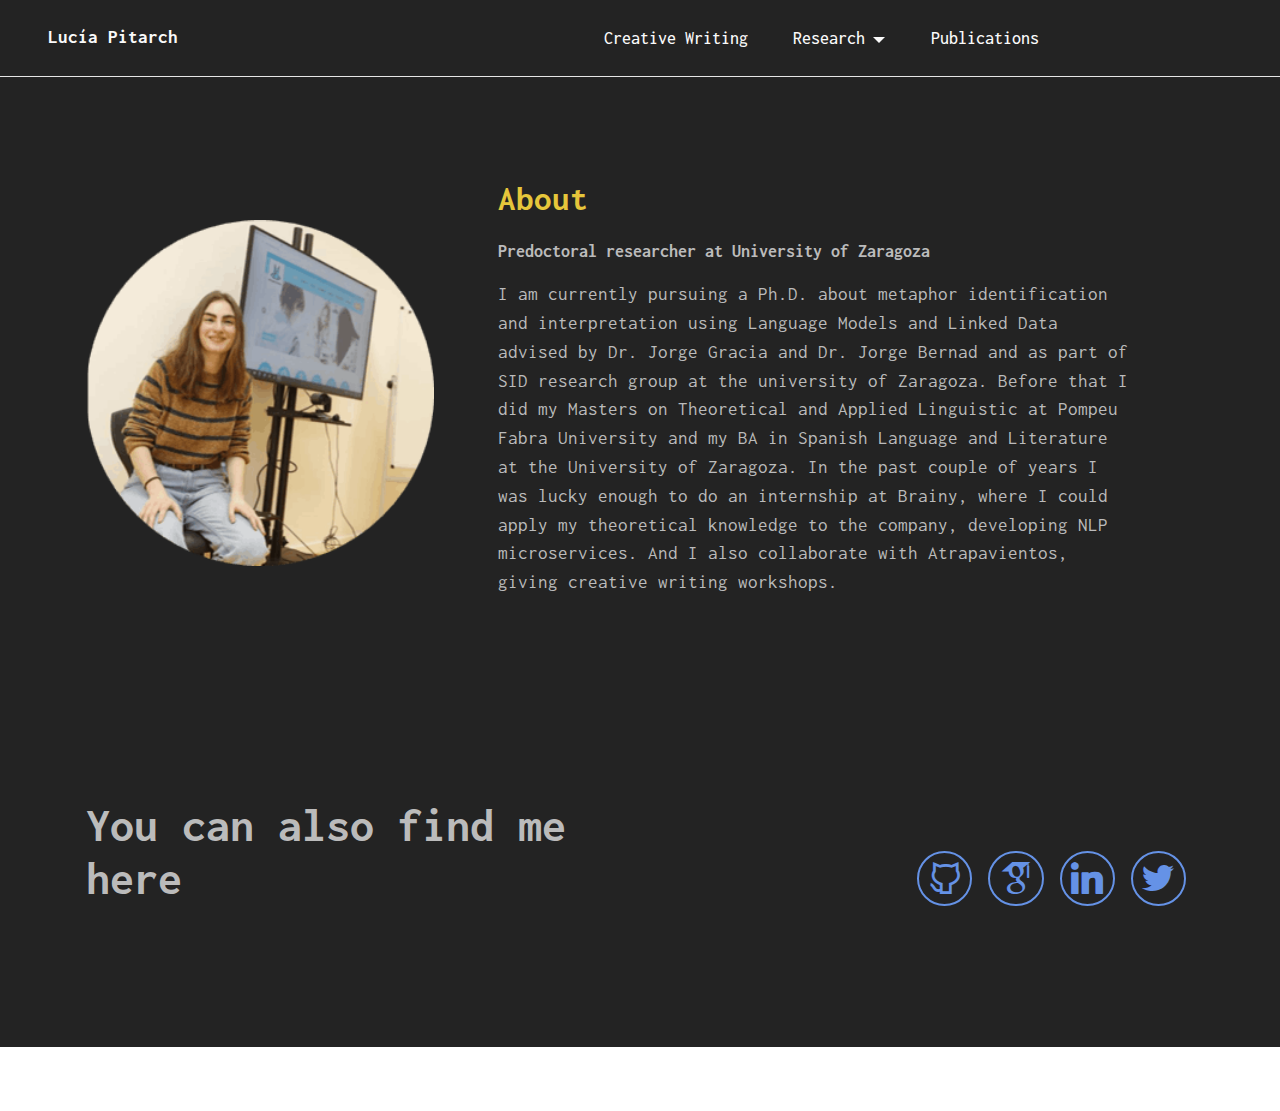
<file: index.html>
<!DOCTYPE html>
<html  >
<head>
  <!-- Site made with Mobirise Website Builder v5.8.14, https://mobirise.com -->
  <meta charset="UTF-8">
  <meta http-equiv="X-UA-Compatible" content="IE=edge">
  <meta name="generator" content="Mobirise v5.8.14, mobirise.com">
  <meta name="viewport" content="width=device-width, initial-scale=1, minimum-scale=1">
  <link rel="shortcut icon" href="assets/images/favicon-32x32-32x32-1.png" type="image/x-icon">
  <meta name="description" content="">
  
  
  <title>Home</title>
  <link rel="stylesheet" href="assets/web/assets/mobirise-icons2/mobirise2.css">
  <link rel="stylesheet" href="assets/bootstrap/css/bootstrap.min.css">
  <link rel="stylesheet" href="assets/bootstrap/css/bootstrap-grid.min.css">
  <link rel="stylesheet" href="assets/bootstrap/css/bootstrap-reboot.min.css">
  <link rel="stylesheet" href="assets/animatecss/animate.css">
  <link rel="stylesheet" href="assets/dropdown/css/style.css">
  <link rel="stylesheet" href="assets/socicon/css/styles.css">
  <link rel="stylesheet" href="assets/theme/css/style.css">
  <link rel="preload" href="https://fonts.googleapis.com/css?family=Inconsolata:200,300,400,500,600,700,800,900&display=swap" as="style" onload="this.onload=null;this.rel='stylesheet'">
  <noscript><link rel="stylesheet" href="https://fonts.googleapis.com/css?family=Inconsolata:200,300,400,500,600,700,800,900&display=swap"></noscript>
  <link rel="preload" as="style" href="assets/mobirise/css/mbr-additional.css"><link rel="stylesheet" href="assets/mobirise/css/mbr-additional.css" type="text/css">

  
  
  
</head>
<body>
  
  <section data-bs-version="5.1" class="menu menu1 cid-s48OLK6784" once="menu" id="menu1-h">
    

    <nav class="navbar navbar-dropdown navbar-fixed-top navbar-expand-lg">
        <div class="container-fluid">
            <div class="navbar-brand">
                
                <span class="navbar-caption-wrap"><a class="navbar-caption text-white text-primary display-7" href="index.html">Lucía Pitarch</a></span>
            </div>
            <button class="navbar-toggler" type="button" data-toggle="collapse" data-bs-toggle="collapse" data-target="#navbarSupportedContent" data-bs-target="#navbarSupportedContent" aria-controls="navbarNavAltMarkup" aria-expanded="false" aria-label="Toggle navigation">
                <div class="hamburger">
                    <span></span>
                    <span></span>
                    <span></span>
                    <span></span>
                </div>
            </button>
            <div class="collapse navbar-collapse" id="navbarSupportedContent">
                <ul class="navbar-nav nav-dropdown" data-app-modern-menu="true"><li class="nav-item"><a class="nav-link link text-white text-primary display-4" href="index.html#header2-x"></a></li><li class="nav-item"><a class="nav-link link text-white text-primary display-4" href="page2.html">Creative Writing</a></li>
                    <li class="nav-item dropdown"><a class="nav-link link text-white text-primary dropdown-toggle display-4" href="page1.html" data-toggle="dropdown-submenu" data-bs-toggle="dropdown" data-bs-auto-close="outside" aria-expanded="false">Research</a><div class="dropdown-menu" aria-labelledby="dropdown-149"><a class="text-white text-primary dropdown-item display-4" href="page1.html#gallery3-k">Metaphor Interpretation<br></a><a class="text-white text-primary dropdown-item display-4" href="page1.html#gallery3-l">Multilingual Linking</a><a class="text-white text-primary dropdown-item display-4" href="page1.html#gallery3-m">Diachronic Linguistics</a><a class="text-white text-primary dropdown-item display-4" href="page1.html#gallery3-n">Other projects</a></div></li>
                    <li class="nav-item"><a class="nav-link link text-white text-primary display-4" href="page3.html">Publications</a>
                    </li></ul>
                
                <div class="navbar-buttons mbr-section-btn"></div>
            </div>
        </div>
    </nav>
</section>

<section data-bs-version="5.1" class="team2 cid-tIKq58a9pi" xmlns="http://www.w3.org/1999/html" id="team2-w">
    

    
    
    <div class="container">
        <div class="card">
            <div class="card-wrapper">
                <div class="row align-items-center">
                    <div class="col-12 col-md-4">
                        <div class="image-wrapper">
                            <img src="assets/images/perfil2-290x288.png" alt="Mobirise Website Builder">
                        </div>
                    </div>
                    <div class="col-12 col-md">
                        <div class="card-box">
                            <h5 class="card-title mbr-fonts-style m-0 mb-3 display-5">
                                <strong>About</strong></h5>
                            <h6 class="card-subtitle mbr-fonts-style mb-3 display-4">
                                <strong>Predoctoral researcher at University of Zaragoza</strong></h6>
                            <p class="mbr-text mbr-fonts-style display-7">
                                I am currently pursuing a Ph.D. about metaphor identification and interpretation using Language Models and Linked Data advised by Dr. Jorge Gracia and Dr. Jorge Bernad and as part of SID research group at the university of Zaragoza. Before that I did my Masters on Theoretical and Applied Linguistic at Pompeu Fabra University and my BA in Spanish Language and Literature at the University of Zaragoza. In the past couple of years I was lucky enough to do an internship at Brainy, where I could apply my theoretical knowledge to the company, developing NLP microservices. And I also collaborate with Atrapavientos, giving creative writing workshops.&nbsp;</p>
                            
                        </div>
                    </div>
                </div>
            </div>
        </div>
        
        
    </div>
</section>

<section data-bs-version="5.1" class="contacts4 cid-tIIzYhOtjr" id="contacts4-r">

    

    
    

    <div class="container">
        <div class="row align-items-center justify-content-center">
            <div class="text-content col-12 col-md-6">
                <h2 class="mbr-section-title mbr-fonts-style display-2"><strong>You can also find me here</strong></h2>
                <p class="mbr-text mbr-fonts-style display-7">Or write me to lpitarch@unizar.es</p>
            </div>
            <div class="icons d-flex align-items-center col-12 col-md-6 justify-content-end mt-md-0 mt-2 flex-wrap">
                <a href="https://github.com/LuciaPitarch" target="_blank">
                    <span class="mbr-iconfont mbr-iconfont-social mobi-mbri-github mobi-mbri" style=""></span>
                </a>
                <a href="https://scholar.google.es/citations?user=axtO08sAAAAJ&hl=es" target="_blank">
                    <span class="mbr-iconfont mbr-iconfont-social socicon-googlescholar socicon"></span>
                </a>
                <a href="https://www.linkedin.com/in/luc%C3%ADa-pitarch-6616721b1/" target="_blank">
                    <span class="mbr-iconfont mbr-iconfont-social socicon-linkedin socicon"></span>
                </a>
                <a href="https://twitter.com/pitarch_lucia" target="_blank">
                    <span class="mbr-iconfont mbr-iconfont-social socicon-twitter socicon"></span>
                </a>
                
                
                
                
                
                
            </div>
        </div>
    </div>
    
</section><section class="display-7" style="padding: 0;align-items: center;justify-content: center;flex-wrap: wrap;    align-content: center;display: flex;position: relative;height: 4rem;"><a href="https://mobiri.se/3044386" style="flex: 1 1;height: 4rem;position: absolute;width: 100%;z-index: 1;"><img alt="" style="height: 4rem;" src="[data-uri]"></a><p style="margin: 0;text-align: center;" class="display-7">Made with &#8204;</p><a style="z-index:1" href="https://mobirise.com/drag-drop-website-builder.html">Drag & Drop Website Builder</a></section><script src="assets/bootstrap/js/bootstrap.bundle.min.js"></script>  <script src="assets/smoothscroll/smooth-scroll.js"></script>  <script src="assets/ytplayer/index.js"></script>  <script src="assets/dropdown/js/navbar-dropdown.js"></script>  <script src="assets/sociallikes/social-likes.js"></script>  <script src="assets/theme/js/script.js"></script>  
  
  
  <input name="animation" type="hidden">
  </body>
</html>
</file>
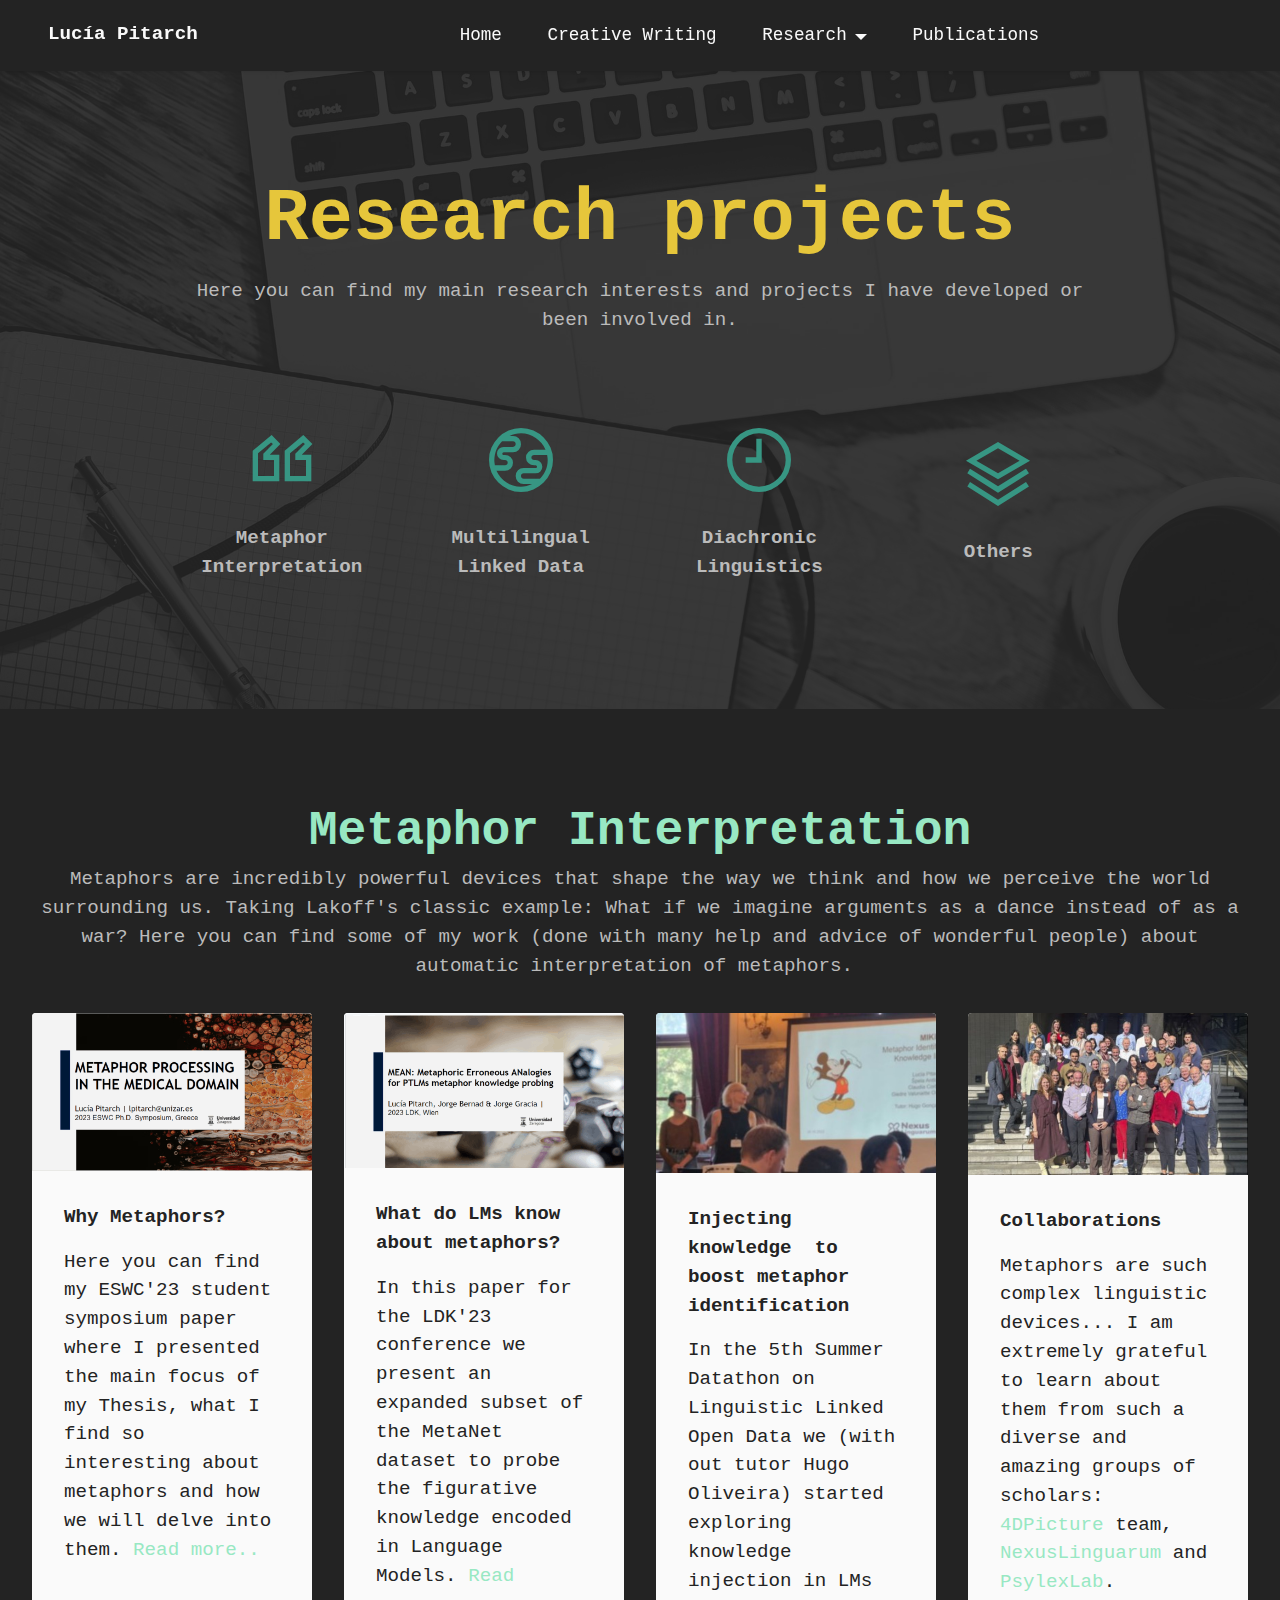
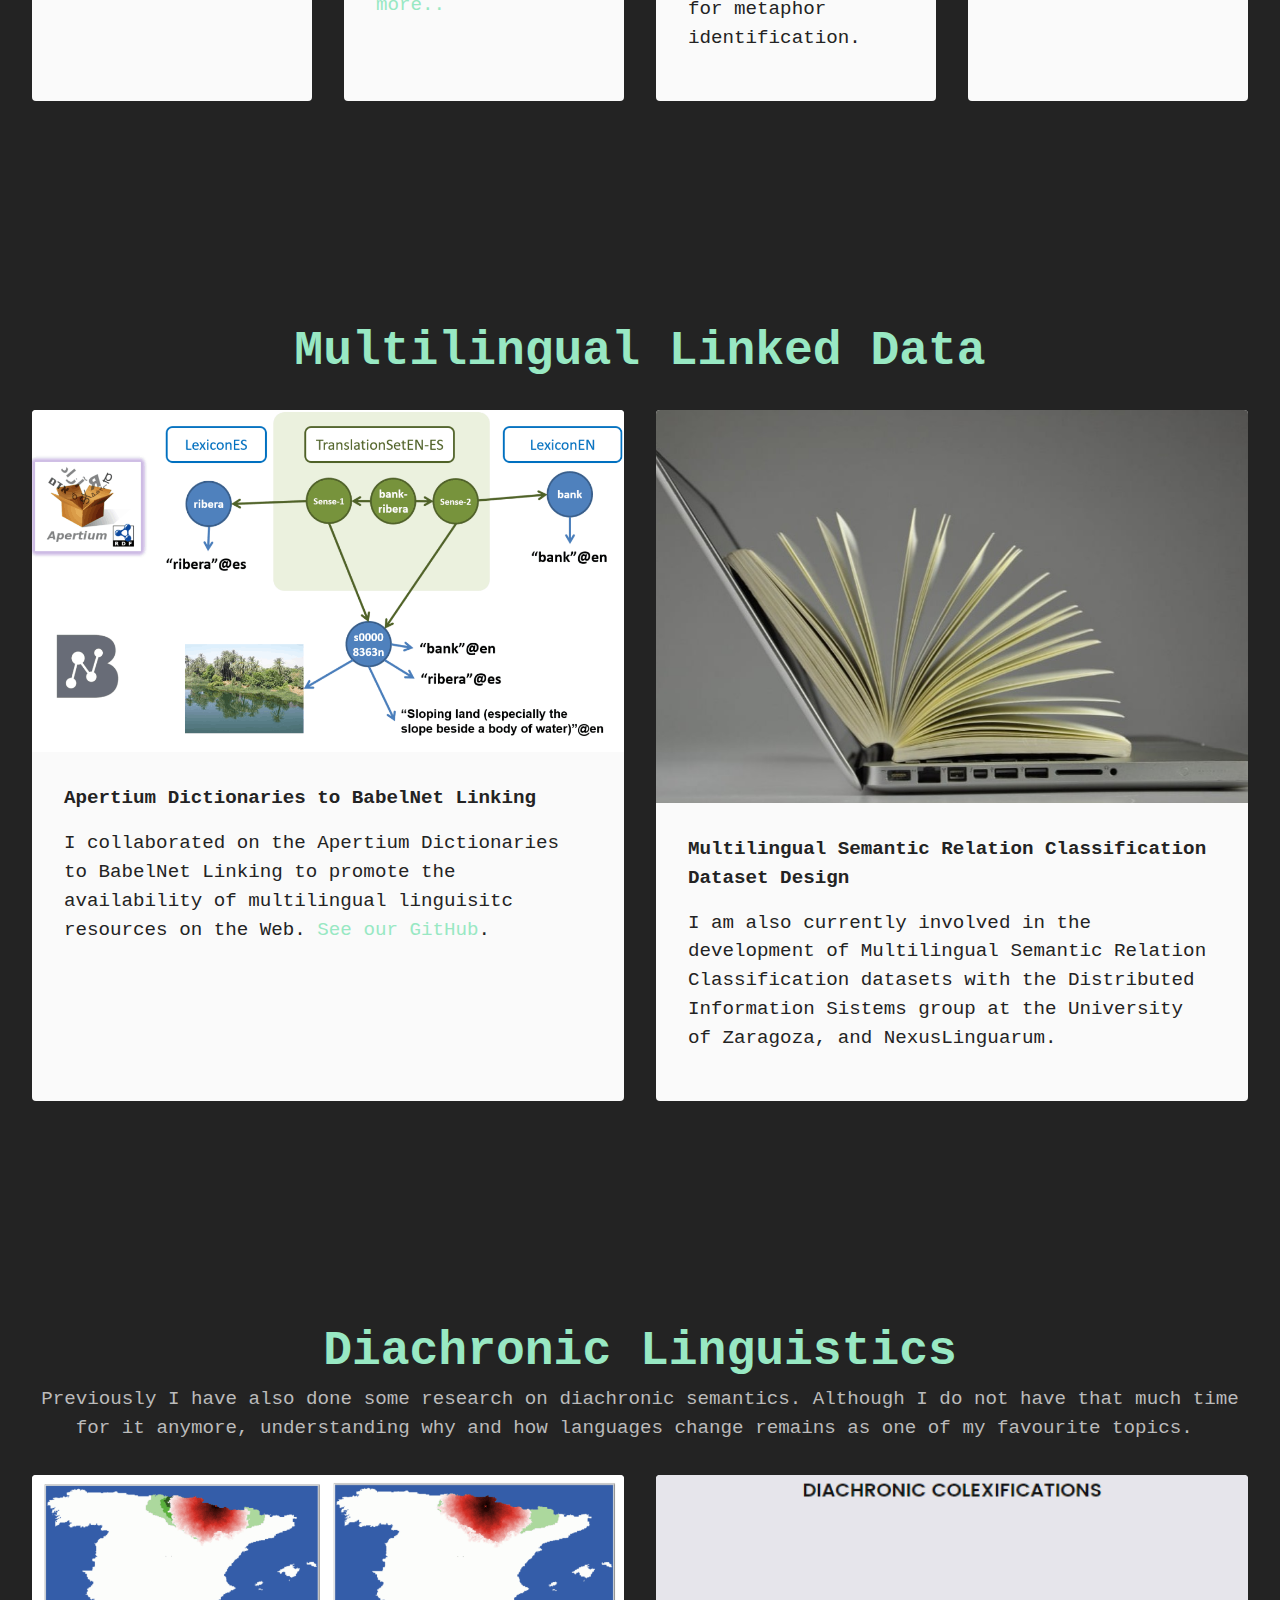
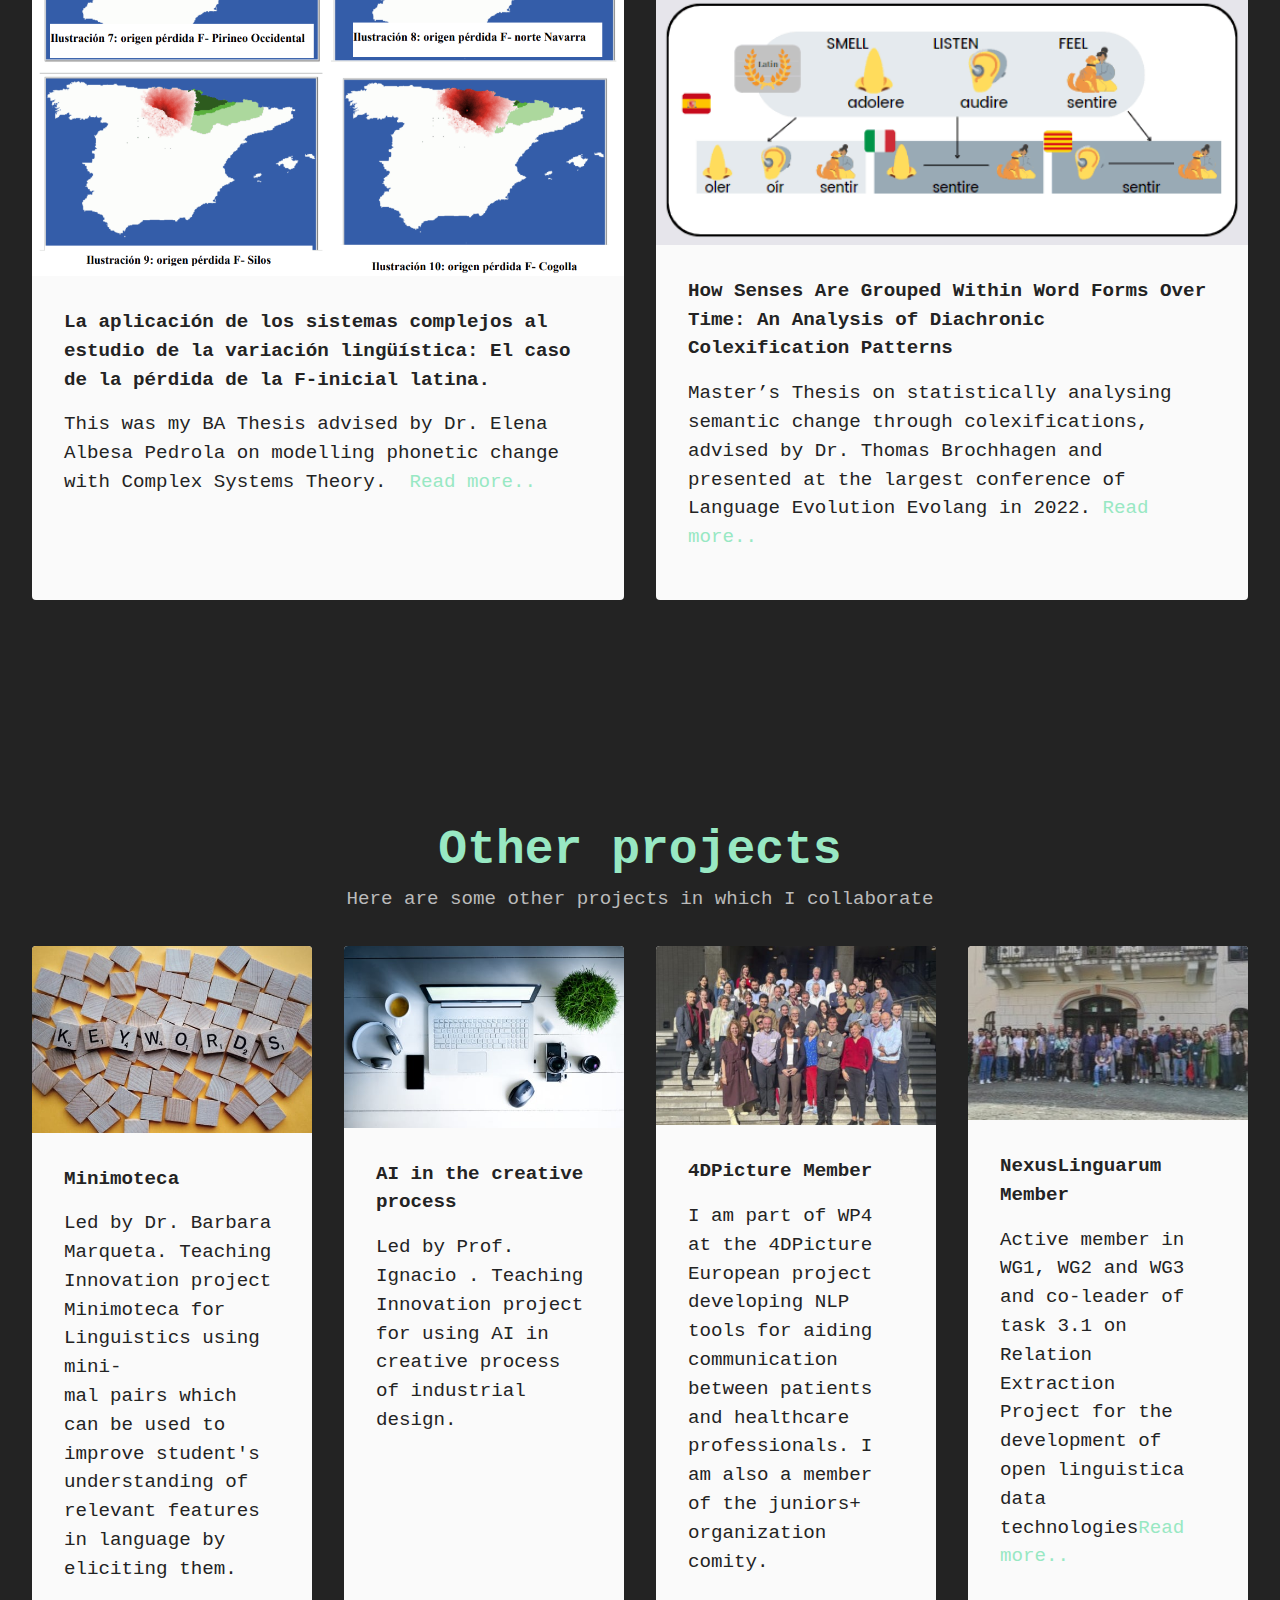
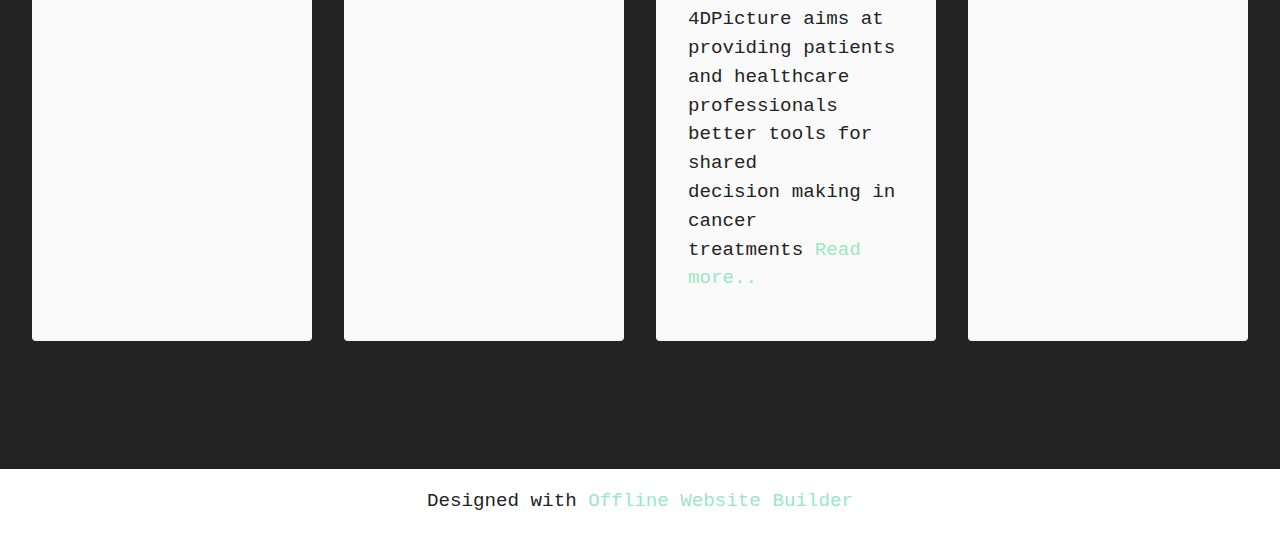
<file: page1.html>
<!DOCTYPE html>
<html  >
<head>
  <!-- Site made with Mobirise Website Builder v5.8.14, https://mobirise.com -->
  <meta charset="UTF-8">
  <meta http-equiv="X-UA-Compatible" content="IE=edge">
  <meta name="generator" content="Mobirise v5.8.14, mobirise.com">
  <meta name="viewport" content="width=device-width, initial-scale=1, minimum-scale=1">
  <link rel="shortcut icon" href="assets/images/favicon-32x32-32x32-1.png" type="image/x-icon">
  <meta name="description" content="">
  
  
  <title>Research projects</title>
  <link rel="stylesheet" href="assets/web/assets/mobirise-icons2/mobirise2.css">
  <link rel="stylesheet" href="assets/bootstrap/css/bootstrap.min.css">
  <link rel="stylesheet" href="assets/bootstrap/css/bootstrap-grid.min.css">
  <link rel="stylesheet" href="assets/bootstrap/css/bootstrap-reboot.min.css">
  <link rel="stylesheet" href="assets/dropdown/css/style.css">
  <link rel="stylesheet" href="assets/socicon/css/styles.css">
  <link rel="stylesheet" href="assets/theme/css/style.css">
  <link rel="preload" href="https://fonts.googleapis.com/css?family=Jost:100,200,300,400,500,600,700,800,900,100i,200i,300i,400i,500i,600i,700i,800i,900i&display=swap" as="style" onload="this.onload=null;this.rel='stylesheet'">
  <noscript><link rel="stylesheet" href="https://fonts.googleapis.com/css?family=Jost:100,200,300,400,500,600,700,800,900,100i,200i,300i,400i,500i,600i,700i,800i,900i&display=swap"></noscript>
  <link rel="preload" as="style" href="assets/mobirise/css/mbr-additional.css"><link rel="stylesheet" href="assets/mobirise/css/mbr-additional.css" type="text/css">

  
  
  
</head>
<body>
  
  <section data-bs-version="5.1" class="menu menu1 cid-sFGzlAXw3z" once="menu" id="menu1-2">
    

    <nav class="navbar navbar-dropdown navbar-expand-lg">
        <div class="container-fluid">
            <div class="navbar-brand">
                
                <span class="navbar-caption-wrap"><a class="navbar-caption text-white display-7" href="https://mobiri.se">Lucía Pitarch</a></span>
            </div>
            <button class="navbar-toggler" type="button" data-toggle="collapse" data-bs-toggle="collapse" data-target="#navbarSupportedContent" data-bs-target="#navbarSupportedContent" aria-controls="navbarNavAltMarkup" aria-expanded="false" aria-label="Toggle navigation">
                <div class="hamburger">
                    <span></span>
                    <span></span>
                    <span></span>
                    <span></span>
                </div>
            </button>
            <div class="collapse navbar-collapse" id="navbarSupportedContent">
                <ul class="navbar-nav nav-dropdown" data-app-modern-menu="true"><li class="nav-item"><a class="nav-link link text-white text-primary display-4" href="index.html">Home</a></li><li class="nav-item"><a class="nav-link link text-white text-primary display-4" href="page2.html">Creative Writing</a></li>
                    <li class="nav-item dropdown"><a class="nav-link link text-white text-primary dropdown-toggle display-4" href="page1.html" data-toggle="dropdown-submenu" data-bs-toggle="dropdown" data-bs-auto-close="outside" aria-expanded="false">Research</a><div class="dropdown-menu" aria-labelledby="dropdown-149"><a class="text-white text-primary dropdown-item display-4" href="page1.html#gallery3-k">Metaphor Interpretation<br></a><a class="text-white text-primary dropdown-item display-4" href="page1.html#gallery3-l">Multilingual Linking</a><a class="text-white text-primary dropdown-item display-4" href="page1.html#gallery3-m">Diachronic Linguistics</a><a class="text-white text-primary dropdown-item display-4" href="page1.html#gallery3-n">Other projects</a></div></li>
                    <li class="nav-item"><a class="nav-link link text-white text-primary display-4" href="page3.html">Publications</a>
                    </li></ul>
                
                <div class="navbar-buttons mbr-section-btn"></div>
            </div>
        </div>
    </nav>
</section>

<section data-bs-version="5.1" class="header19 cid-sFGzrhlvIh" id="header19-3">

    

    <div class="mbr-overlay" style="opacity: 0.9; background-color: rgb(35, 35, 35);">
    </div>

    <div class="container">
        <div class="media-container">
            <div class="col-md-12 col-lg-10 m-auto align-center">
                <h1 class="mbr-section-title mbr-white mbr-fonts-style mb-3 display-1"><strong>Research projects</strong></h1>
                <p class="mbr-text mbr-white mbr-fonts-style display-7">
                    Here you can find my main research interests and projects I have developed or been involved in.</p>
                

                <div class="row pt-5 justify-content-center">
                    <div class="col-12 col-md-6 col-lg-3">
                        <div class="card-wrapper">
                            <div class="card-box align-center">
                                <span class="mbr-iconfont mobi-mbri-quote-left mobi-mbri" style="color: rgb(55, 150, 131); fill: rgb(55, 150, 131);"></span>
                                <h4 class="card-title align-center mbr-black mbr-fonts-style display-7"><strong>Metaphor Interpretation</strong></h4>
                            </div>
                        </div>
                    </div>
                    <div class="col-12 col-md-6 col-lg-3">
                        <div class="card-wrapper">
                            <div class="card-box align-center">
                                <span class="mbr-iconfont mobi-mbri-globe mobi-mbri" style="color: rgb(55, 150, 131); fill: rgb(55, 150, 131);"></span>
                                <h4 class="card-title align-center mbr-black mbr-fonts-style display-7"><strong>Multilingual Linked Data</strong></h4>
                            </div>
                        </div>
                    </div>
                    <div class="col-12 col-md-6 col-lg-3">
                        <div class="card-wrapper">
                            <div class="card-box align-center">
                                <span class="mbr-iconfont mobi-mbri-clock mobi-mbri" style="color: rgb(55, 150, 131); fill: rgb(55, 150, 131);"></span>
                                <h4 class="card-title align-center mbr-black mbr-fonts-style display-7"><strong>Diachronic Linguistics</strong></h4>
                            </div>
                        </div>
                    </div>
                    <div class="col-12 col-md-6 col-lg-3">
                        <div class="card-wrapper">
                            <div class="card-box align-center">
                                <span class="mbr-iconfont mobi-mbri-layers mobi-mbri" style="color: rgb(55, 150, 131); fill: rgb(55, 150, 131);"></span>
                                <h4 class="card-title align-center mbr-black mbr-fonts-style display-7"><strong>Others</strong></h4>
                            </div>
                        </div>
                    </div>
                </div>
            </div>
        </div>
    </div>
</section>

<section data-bs-version="5.1" class="gallery3 cid-tIIcj4WPkX" id="gallery3-k">
    
    
    <div class="container-fluid">
        <div class="mbr-section-head">
            <h4 class="mbr-section-title mbr-fonts-style align-center mb-0 display-2">
                <strong>Metaphor Interpretation</strong></h4>
            <h5 class="mbr-section-subtitle mbr-fonts-style align-center mb-0 mt-2 display-7">Metaphors are incredibly powerful devices that shape the way we think and how we perceive the world surrounding us. Taking Lakoff's classic example: What if we imagine arguments as a dance instead of as a war? Here you can find some of my work (done with many help and advice of wonderful people) about automatic interpretation of metaphors.&nbsp;</h5>
        </div>
        <div class="row mt-4">
            <div class="item features-image сol-12 col-md-6 col-lg-3">
                <div class="item-wrapper">
                    <div class="item-img">
                        <img src="assets/images/eswc2023-511x289.png" alt="Mobirise Website Builder">
                    </div>
                    <div class="item-content">
                        <h5 class="item-title mbr-fonts-style display-7">
                            <strong>Why Metaphors?</strong></h5>
                        
                        <p class="mbr-text mbr-fonts-style mt-3 display-7">
                            Here you can find my ESWC'23 student symposium paper where I presented the main focus of my Thesis, what I find so interesting about metaphors and how we will delve into them.&nbsp;<a href="#" class="text-primary">Read more..</a></p>
                    </div>
                    
                </div>
            </div>
            <div class="item features-image сol-12 col-md-6 col-lg-3">
                <div class="item-wrapper">
                    <div class="item-img">
                        <img src="assets/images/mean-mets-511x284.png" alt="Mobirise Website Builder">
                    </div>
                    <div class="item-content">
                        <h5 class="item-title mbr-fonts-style display-7"><strong>What do LMs know about metaphors?</strong></h5>
                        
                        <p class="mbr-text mbr-fonts-style mt-3 display-7">In this paper for the LDK'23 conference we present an expanded subset of the MetaNet dataset to probe the figurative knowledge encoded in Language Models.&nbsp;<a href="#" class="text-primary">Read more..</a></p>
                    </div>
                    
                </div>
            </div>
            <div class="item features-image сol-12 col-md-6 col-lg-3">
                <div class="item-wrapper">
                    <div class="item-img">
                        <img src="assets/images/20230616-91806-511x383.jpeg" alt="Mobirise Website Builder">
                    </div>
                    <div class="item-content">
                        <h5 class="item-title mbr-fonts-style display-7"><strong>Injecting knowledge&nbsp; to boost metaphor identification</strong></h5>
                        
                        <p class="mbr-text mbr-fonts-style mt-3 display-7">
                            In the 5th Summer Datathon on Linguistic Linked Open Data we (with out tutor Hugo Oliveira) started exploring knowledge injection in LMs for metaphor identification.&nbsp;</p>
                    </div>
                    
                </div>
            </div>
            <div class="item features-image сol-12 col-md-6 col-lg-3">
                <div class="item-wrapper">
                    <div class="item-img">
                        <img src="assets/images/4d-picture-2-511x405.jpeg" alt="Mobirise Website Builder" title="">
                    </div>
                    <div class="item-content">
                        <h5 class="item-title mbr-fonts-style display-7"><strong>Collaborations</strong></h5>
                        
                        <p class="mbr-text mbr-fonts-style mt-3 display-7">
                            Metaphors are such complex linguistic devices... I am extremely grateful to learn about them from such a diverse and amazing groups of scholars: <a href="https://4dpicture.eu/" class="text-primary">4DPicture</a> team, <a href="https://nexuslinguarum.eu/" class="text-primary">NexusLinguarum</a> and <a href="https://zaragozalinguistica.wordpress.com/" class="text-primary">PsylexLab</a>.</p>
                    </div>
                    
                </div>
            </div>
        </div>
    </div>
</section>

<section data-bs-version="5.1" class="gallery3 cid-tIIcSgxnOP" id="gallery3-l">
    
    
    <div class="container-fluid">
        <div class="mbr-section-head">
            <h4 class="mbr-section-title mbr-fonts-style align-center mb-0 display-2">
                <strong>Multilingual Linked Data</strong></h4>
            <h5 class="mbr-section-subtitle mbr-fonts-style align-center mb-0 mt-2 display-7"></h5>
        </div>
        <div class="row mt-4">
            <div class="item features-image сol-12 col-md-6 col-lg-6">
                <div class="item-wrapper">
                    <div class="item-img">
                        <img src="assets/images/ap-bn-1087x629.png" alt="Mobirise Website Builder">
                    </div>
                    <div class="item-content">
                        <h5 class="item-title mbr-fonts-style display-7"><strong>Apertium Dictionaries to BabelNet Linking</strong></h5>
                        
                        <p class="mbr-text mbr-fonts-style mt-3 display-7">
                            I collaborated on the Apertium Dictionaries to BabelNet Linking to promote the availability of multilingual linguisitc resources on the Web.&nbsp;<a href="https://github.com/Pret-a-LLOD/Lexicon-LLOD" class="text-primary">See our GitHub</a>.&nbsp;</p>
                    </div>
                    
                </div>
            </div>
            <div class="item features-image сol-12 col-md-6 col-lg-6">
                <div class="item-wrapper">
                    <div class="item-img">
                        <img src="assets/images/mbr-1087x722.jpeg" alt="Mobirise Website Builder">
                    </div>
                    <div class="item-content">
                        <h5 class="item-title mbr-fonts-style display-7">
                            <strong>Multilingual Semantic Relation Classification Dataset Design</strong></h5>
                        
                        <p class="mbr-text mbr-fonts-style mt-3 display-7">I am also currently involved in the development of Multilingual Semantic Relation Classification datasets with the Distributed Information Sistems group at the University of Zaragoza, and NexusLinguarum.</p>
                    </div>
                    
                </div>
            </div>
            
            
        </div>
    </div>
</section>

<section data-bs-version="5.1" class="gallery3 cid-tIIu9yf9n3" id="gallery3-m">
    
    
    <div class="container-fluid">
        <div class="mbr-section-head">
            <h4 class="mbr-section-title mbr-fonts-style align-center mb-0 display-2">
                <strong>Diachronic Linguistics</strong></h4>
            <h5 class="mbr-section-subtitle mbr-fonts-style align-center mb-0 mt-2 display-7">Previously I have also done some research on diachronic semantics. Although I do not have that much time for it anymore, understanding why and how languages change remains as one of my favourite topics.&nbsp;</h5>
        </div>
        <div class="row mt-4">
            <div class="item features-image сol-12 col-md-6 col-lg-6">
                <div class="item-wrapper">
                    <div class="item-img">
                        <img src="assets/images/ba-1011x685.png" alt="Mobirise Website Builder">
                    </div>
                    <div class="item-content">
                        <h5 class="item-title mbr-fonts-style display-7"><strong>La aplicación de los sistemas complejos al estudio de la variación lingüística: El caso de la pérdida de la F-inicial latina.</strong></h5>
                        
                        <p class="mbr-text mbr-fonts-style mt-3 display-7">
                            This was my BA Thesis advised by Dr. Elena Albesa Pedrola on modelling phonetic change with Complex Systems Theory.&nbsp;&nbsp;<a href="#" class="text-primary">Read more..</a></p>
                    </div>
                    
                </div>
            </div>
            <div class="item features-image сol-12 col-md-6 col-lg-6">
                <div class="item-wrapper">
                    <div class="item-img">
                        <img src="assets/images/colexifications-552x345.png" alt="Mobirise Website Builder">
                    </div>
                    <div class="item-content">
                        <h5 class="item-title mbr-fonts-style display-7"><strong>How Senses Are Grouped Within Word Forms Over Time: An Analysis of Diachronic Colexification Patterns</strong></h5>
                        
                        <p class="mbr-text mbr-fonts-style mt-3 display-7">Master’s Thesis on statistically analysing semantic change through colexifications, advised by Dr. Thomas Brochhagen and presented at the largest conference of Language Evolution Evolang in 2022. <a href="#" class="text-primary">Read more..</a></p>
                    </div>
                    
                </div>
            </div>
            
            
        </div>
    </div>
</section>

<section data-bs-version="5.1" class="gallery3 cid-tIIuaK74xk" id="gallery3-n">
    
    
    <div class="container-fluid">
        <div class="mbr-section-head">
            <h4 class="mbr-section-title mbr-fonts-style align-center mb-0 display-2">
                <strong>Other projects</strong></h4>
            <h5 class="mbr-section-subtitle mbr-fonts-style align-center mb-0 mt-2 display-7">Here are some other projects in which I collaborate</h5>
        </div>
        <div class="row mt-4">
            <div class="item features-image сol-12 col-md-6 col-lg-3">
                <div class="item-wrapper">
                    <div class="item-img">
                        <img src="assets/images/mbr-511x341.jpg" alt="Mobirise Website Builder">
                    </div>
                    <div class="item-content">
                        <h5 class="item-title mbr-fonts-style display-7">
                            <strong>Minimoteca</strong></h5>
                        
                        <p class="mbr-text mbr-fonts-style mt-3 display-7">
                            Led by Dr. Barbara Marqueta. Teaching Innovation project Minimoteca for Linguistics using mini-
<br>mal pairs which can be used to improve student's understanding of relevant features in language by eliciting them.</p>
                    </div>
                    
                </div>
            </div>
            <div class="item features-image сol-12 col-md-6 col-lg-3">
                <div class="item-wrapper">
                    <div class="item-img">
                        <img src="assets/images/mbr-511x332.jpg" alt="Mobirise Website Builder">
                    </div>
                    <div class="item-content">
                        <h5 class="item-title mbr-fonts-style display-7">
                            <strong>AI in the creative process</strong></h5>
                        
                        <p class="mbr-text mbr-fonts-style mt-3 display-7">
                            Led by Prof. Ignacio . Teaching Innovation project for using AI in creative process of industrial design.</p>
                    </div>
                    
                </div>
            </div>
            <div class="item features-image сol-12 col-md-6 col-lg-3">
                <div class="item-wrapper">
                    <div class="item-img">
                        <img src="assets/images/4d-picture-3-511x405.jpeg" alt="Mobirise Website Builder">
                    </div>
                    <div class="item-content">
                        <h5 class="item-title mbr-fonts-style display-7"><strong>4DPicture Member</strong></h5>
                        
                        <p class="mbr-text mbr-fonts-style mt-3 display-7">I am part of WP4 at the 4DPicture European project developing NLP tools for aiding communication between patients and healthcare professionals. I am also a member of the juniors+ organization comity.<br>
<br>4DPicture aims at providing patients and healthcare professionals better tools for shared
<br>decision making in cancer treatments&nbsp;<a href="#" class="text-primary">Read more..</a></p>
                    </div>
                    
                </div>
            </div>
            <div class="item features-image сol-12 col-md-6 col-lg-3">
                <div class="item-wrapper">
                    <div class="item-img">
                        <img src="assets/images/sdllod23-1-511x382.jpeg" alt="Mobirise Website Builder" title="">
                    </div>
                    <div class="item-content">
                        <h5 class="item-title mbr-fonts-style display-7">
                            <strong>NexusLinguarum Member</strong></h5>
                        
                        <p class="mbr-text mbr-fonts-style mt-3 display-7">Active member in WG1, WG2 and WG3 and co-leader of task 3.1 on Relation
<br>Extraction
<br>Project for the development of open linguistica data technologies<a href="#" class="text-primary">Read more..</a></p>
                    </div>
                    
                </div>
            </div>
        </div>
    </div>
</section><section class="display-7" style="padding: 0;align-items: center;justify-content: center;flex-wrap: wrap;    align-content: center;display: flex;position: relative;height: 4rem;"><a href="https://mobiri.se/3044386" style="flex: 1 1;height: 4rem;position: absolute;width: 100%;z-index: 1;"><img alt="" style="height: 4rem;" src="[data-uri]"></a><p style="margin: 0;text-align: center;" class="display-7">Designed with &#8204;</p><a style="z-index:1" href="https://mobirise.com/offline-website-builder.html">Offline Website Builder</a></section><script src="assets/bootstrap/js/bootstrap.bundle.min.js"></script>  <script src="assets/smoothscroll/smooth-scroll.js"></script>  <script src="assets/ytplayer/index.js"></script>  <script src="assets/dropdown/js/navbar-dropdown.js"></script>  <script src="assets/vimeoplayer/player.js"></script>  <script src="assets/theme/js/script.js"></script>  
  
  
</body>
</html>
</file>
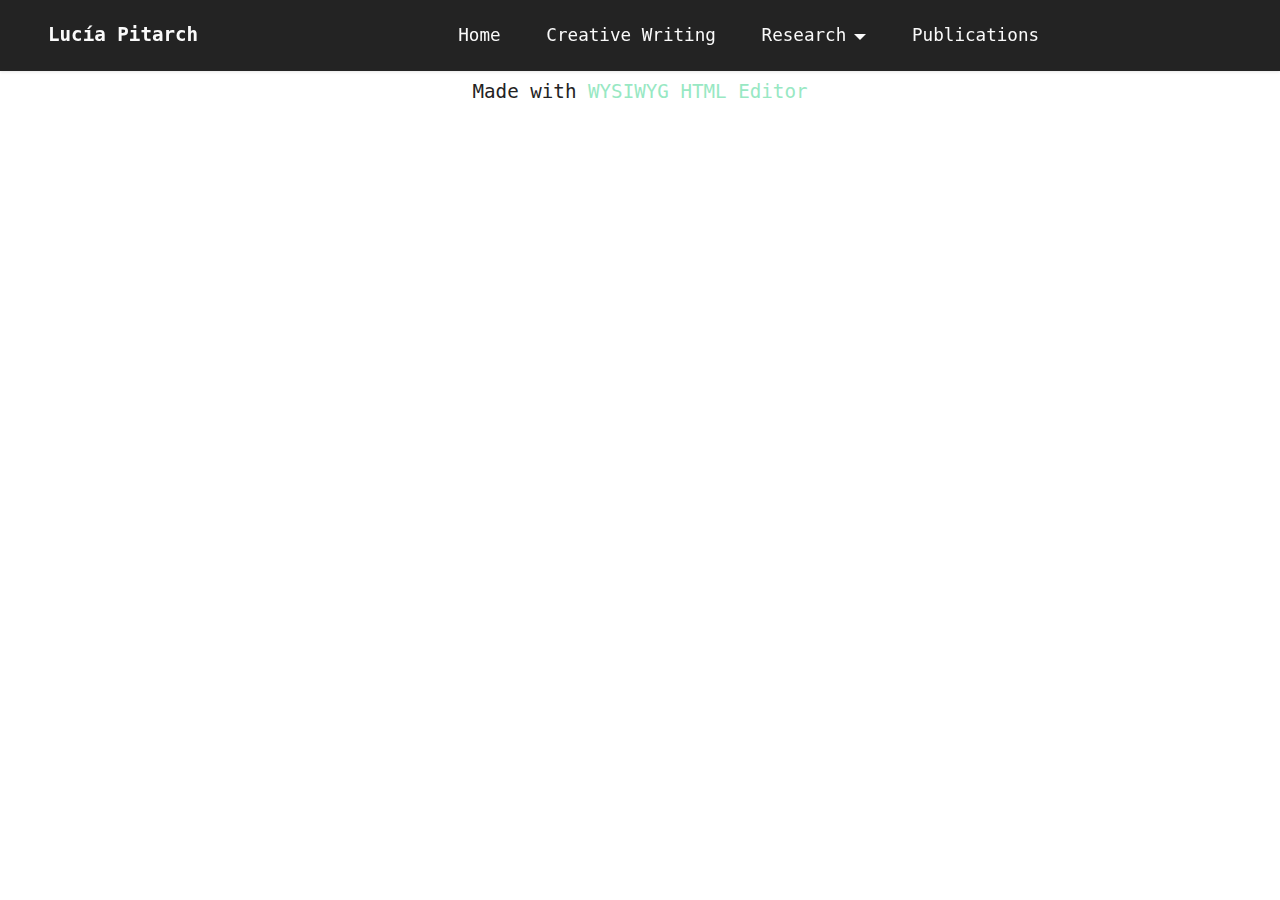
<file: page2.html>
<!DOCTYPE html>
<html  >
<head>
  <!-- Site made with Mobirise Website Builder v5.8.14, https://mobirise.com -->
  <meta charset="UTF-8">
  <meta http-equiv="X-UA-Compatible" content="IE=edge">
  <meta name="generator" content="Mobirise v5.8.14, mobirise.com">
  <meta name="viewport" content="width=device-width, initial-scale=1, minimum-scale=1">
  <link rel="shortcut icon" href="assets/images/favicon-32x32-32x32-1.png" type="image/x-icon">
  <meta name="description" content="">
  
  
  <title>Creative Writing</title>
  <link rel="stylesheet" href="assets/bootstrap/css/bootstrap.min.css">
  <link rel="stylesheet" href="assets/bootstrap/css/bootstrap-grid.min.css">
  <link rel="stylesheet" href="assets/bootstrap/css/bootstrap-reboot.min.css">
  <link rel="stylesheet" href="assets/dropdown/css/style.css">
  <link rel="stylesheet" href="assets/socicon/css/styles.css">
  <link rel="stylesheet" href="assets/theme/css/style.css">
  <link rel="preload" href="https://fonts.googleapis.com/css?family=Jost:100,200,300,400,500,600,700,800,900,100i,200i,300i,400i,500i,600i,700i,800i,900i&display=swap" as="style" onload="this.onload=null;this.rel='stylesheet'">
  <noscript><link rel="stylesheet" href="https://fonts.googleapis.com/css?family=Jost:100,200,300,400,500,600,700,800,900,100i,200i,300i,400i,500i,600i,700i,800i,900i&display=swap"></noscript>
  <link rel="preload" as="style" href="assets/mobirise/css/mbr-additional.css"><link rel="stylesheet" href="assets/mobirise/css/mbr-additional.css" type="text/css">

  
  
  
</head>
<body>
  
  <section data-bs-version="5.1" class="menu menu1 cid-sFGzlAXw3z" once="menu" id="menu1-s">
    

    <nav class="navbar navbar-dropdown navbar-expand-lg">
        <div class="container-fluid">
            <div class="navbar-brand">
                
                <span class="navbar-caption-wrap"><a class="navbar-caption text-white display-7" href="https://mobiri.se">Lucía Pitarch</a></span>
            </div>
            <button class="navbar-toggler" type="button" data-toggle="collapse" data-bs-toggle="collapse" data-target="#navbarSupportedContent" data-bs-target="#navbarSupportedContent" aria-controls="navbarNavAltMarkup" aria-expanded="false" aria-label="Toggle navigation">
                <div class="hamburger">
                    <span></span>
                    <span></span>
                    <span></span>
                    <span></span>
                </div>
            </button>
            <div class="collapse navbar-collapse" id="navbarSupportedContent">
                <ul class="navbar-nav nav-dropdown" data-app-modern-menu="true"><li class="nav-item"><a class="nav-link link text-white text-primary display-4" href="index.html">Home</a></li><li class="nav-item"><a class="nav-link link text-white text-primary display-4" href="page2.html">Creative Writing</a></li>
                    <li class="nav-item dropdown"><a class="nav-link link text-white text-primary dropdown-toggle display-4" href="page1.html" data-toggle="dropdown-submenu" data-bs-toggle="dropdown" data-bs-auto-close="outside" aria-expanded="false">Research</a><div class="dropdown-menu" aria-labelledby="dropdown-149"><a class="text-white text-primary dropdown-item display-4" href="page1.html#gallery3-k">Metaphor Interpretation<br></a><a class="text-white text-primary dropdown-item display-4" href="page1.html#gallery3-l">Multilingual Linking</a><a class="text-white text-primary dropdown-item display-4" href="page1.html#gallery3-m">Diachronic Linguistics</a><a class="text-white text-primary dropdown-item display-4" href="page1.html#gallery3-n">Other projects</a></div></li>
                    <li class="nav-item"><a class="nav-link link text-white text-primary display-4" href="page3.html">Publications</a>
                    </li></ul>
                
                <div class="navbar-buttons mbr-section-btn"></div>
            </div>
        </div>
    </nav>
</section><section class="display-7" style="padding: 0;align-items: center;justify-content: center;flex-wrap: wrap;    align-content: center;display: flex;position: relative;height: 4rem;"><a href="https://mobiri.se/3044386" style="flex: 1 1;height: 4rem;position: absolute;width: 100%;z-index: 1;"><img alt="" style="height: 4rem;" src="[data-uri]"></a><p style="margin: 0;text-align: center;" class="display-7">Made with &#8204;</p><a style="z-index:1" href="https://mobirise.com/html-editor.html">WYSIWYG HTML Editor</a></section><script src="assets/bootstrap/js/bootstrap.bundle.min.js"></script>  <script src="assets/smoothscroll/smooth-scroll.js"></script>  <script src="assets/ytplayer/index.js"></script>  <script src="assets/dropdown/js/navbar-dropdown.js"></script>  <script src="assets/theme/js/script.js"></script>  
  
  
</body>
</html>
</file>
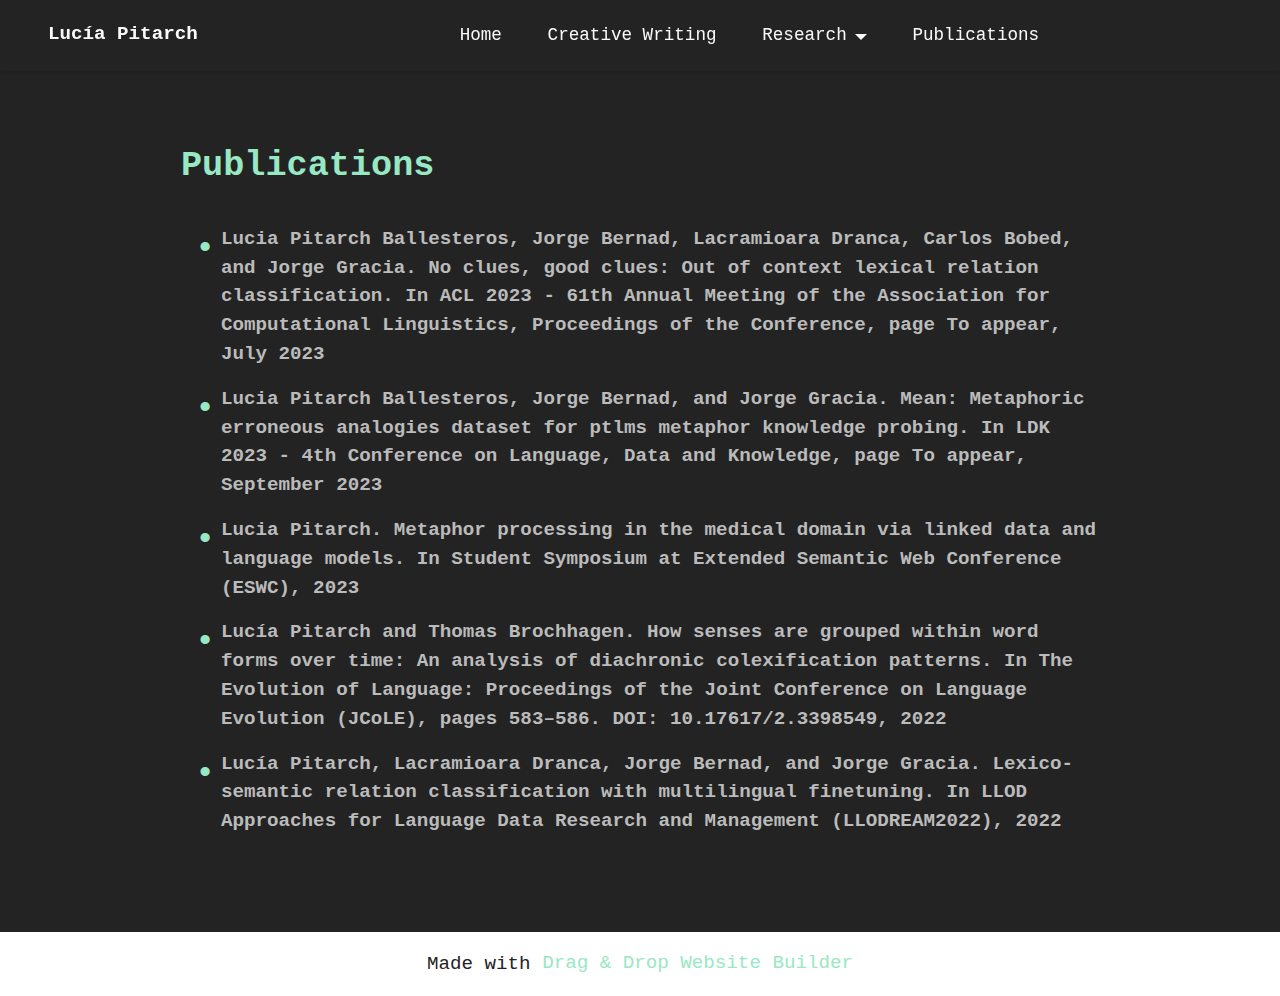
<file: page3.html>
<!DOCTYPE html>
<html  >
<head>
  <!-- Site made with Mobirise Website Builder v5.8.14, https://mobirise.com -->
  <meta charset="UTF-8">
  <meta http-equiv="X-UA-Compatible" content="IE=edge">
  <meta name="generator" content="Mobirise v5.8.14, mobirise.com">
  <meta name="viewport" content="width=device-width, initial-scale=1, minimum-scale=1">
  <link rel="shortcut icon" href="assets/images/favicon-32x32-32x32-1.png" type="image/x-icon">
  <meta name="description" content="">
  
  
  <title>Publications</title>
  <link rel="stylesheet" href="assets/bootstrap/css/bootstrap.min.css">
  <link rel="stylesheet" href="assets/bootstrap/css/bootstrap-grid.min.css">
  <link rel="stylesheet" href="assets/bootstrap/css/bootstrap-reboot.min.css">
  <link rel="stylesheet" href="assets/dropdown/css/style.css">
  <link rel="stylesheet" href="assets/socicon/css/styles.css">
  <link rel="stylesheet" href="assets/theme/css/style.css">
  <link rel="preload" href="https://fonts.googleapis.com/css?family=Jost:100,200,300,400,500,600,700,800,900,100i,200i,300i,400i,500i,600i,700i,800i,900i&display=swap" as="style" onload="this.onload=null;this.rel='stylesheet'">
  <noscript><link rel="stylesheet" href="https://fonts.googleapis.com/css?family=Jost:100,200,300,400,500,600,700,800,900,100i,200i,300i,400i,500i,600i,700i,800i,900i&display=swap"></noscript>
  <link rel="preload" as="style" href="assets/mobirise/css/mbr-additional.css"><link rel="stylesheet" href="assets/mobirise/css/mbr-additional.css" type="text/css">

  
  
  
</head>
<body>
  
  <section data-bs-version="5.1" class="menu menu1 cid-sFGzlAXw3z" once="menu" id="menu1-t">
    

    <nav class="navbar navbar-dropdown navbar-expand-lg">
        <div class="container-fluid">
            <div class="navbar-brand">
                
                <span class="navbar-caption-wrap"><a class="navbar-caption text-white display-7" href="https://mobiri.se">Lucía Pitarch</a></span>
            </div>
            <button class="navbar-toggler" type="button" data-toggle="collapse" data-bs-toggle="collapse" data-target="#navbarSupportedContent" data-bs-target="#navbarSupportedContent" aria-controls="navbarNavAltMarkup" aria-expanded="false" aria-label="Toggle navigation">
                <div class="hamburger">
                    <span></span>
                    <span></span>
                    <span></span>
                    <span></span>
                </div>
            </button>
            <div class="collapse navbar-collapse" id="navbarSupportedContent">
                <ul class="navbar-nav nav-dropdown" data-app-modern-menu="true"><li class="nav-item"><a class="nav-link link text-white text-primary display-4" href="index.html">Home</a></li><li class="nav-item"><a class="nav-link link text-white text-primary display-4" href="page2.html">Creative Writing</a></li>
                    <li class="nav-item dropdown"><a class="nav-link link text-white text-primary dropdown-toggle display-4" href="page1.html" data-toggle="dropdown-submenu" data-bs-toggle="dropdown" data-bs-auto-close="outside" aria-expanded="false">Research</a><div class="dropdown-menu" aria-labelledby="dropdown-149"><a class="text-white text-primary dropdown-item display-4" href="page1.html#gallery3-k">Metaphor Interpretation<br></a><a class="text-white text-primary dropdown-item display-4" href="page1.html#gallery3-l">Multilingual Linking</a><a class="text-white text-primary dropdown-item display-4" href="page1.html#gallery3-m">Diachronic Linguistics</a><a class="text-white text-primary dropdown-item display-4" href="page1.html#gallery3-n">Other projects</a></div></li>
                    <li class="nav-item"><a class="nav-link link text-white text-primary display-4" href="page3.html">Publications</a>
                    </li></ul>
                
                <div class="navbar-buttons mbr-section-btn"></div>
            </div>
        </div>
    </nav>
</section>

<section data-bs-version="5.1" class="content14 cid-tIKtjPjD2i" id="content14-z">
    

    
    
    
    <div class="container">
        <div class="row justify-content-center">
            <div class="col-md-12 col-lg-10">
                    <h3 class="mbr-section-title mbr-fonts-style mb-4 display-5">
                        <strong>Publications</strong></h3>
                <ul class="list mbr-fonts-style display-7">
                    <li><strong>Lucia Pitarch Ballesteros, Jorge Bernad, Lacramioara Dranca, Carlos Bobed, and Jorge&nbsp;</strong><strong>Gracia. No clues, good clues: Out of context lexical relation classification. In ACL 2023&nbsp;</strong><strong>- 61th Annual Meeting of the Association for Computational Linguistics, Proceedings of the&nbsp;</strong><strong>Conference, page To appear, July 2023</strong></li><li><strong>Lucia Pitarch Ballesteros, Jorge Bernad, and Jorge Gracia. Mean: Metaphoric erroneous&nbsp;</strong><strong>analogies dataset for ptlms metaphor knowledge probing. In LDK 2023 - 4th Conference&nbsp;</strong><strong>on Language, Data and Knowledge, page To appear, September 2023</strong></li><li><strong>Lucia Pitarch. Metaphor processing in the medical domain via linked data and language&nbsp;</strong><strong>models. In Student Symposium at Extended Semantic Web Conference (ESWC), 2023</strong></li><li><strong>Lucía Pitarch and Thomas Brochhagen. How senses are grouped within word forms&nbsp;</strong><strong>over time: An analysis of diachronic colexification patterns. In The Evolution of Language:&nbsp;</strong><strong>Proceedings of the Joint Conference on Language Evolution (JCoLE), pages 583–586. DOI:&nbsp;</strong><strong>10.17617/2.3398549, 2022</strong></li><li><strong>Lucía Pitarch, Lacramioara Dranca, Jorge Bernad, and Jorge Gracia. Lexico-semantic&nbsp;</strong><strong>relation classification with multilingual finetuning. In LLOD Approaches for Language&nbsp;</strong><strong>Data Research and Management (LLODREAM2022), 2022</strong></li>
                </ul>
            </div>
        </div>
    </div>
</section><section class="display-7" style="padding: 0;align-items: center;justify-content: center;flex-wrap: wrap;    align-content: center;display: flex;position: relative;height: 4rem;"><a href="https://mobiri.se/3044386" style="flex: 1 1;height: 4rem;position: absolute;width: 100%;z-index: 1;"><img alt="" style="height: 4rem;" src="[data-uri]"></a><p style="margin: 0;text-align: center;" class="display-7">Made with &#8204;</p><a style="z-index:1" href="https://mobirise.com/drag-drop-website-builder.html">Drag & Drop Website Builder</a></section><script src="assets/bootstrap/js/bootstrap.bundle.min.js"></script>  <script src="assets/smoothscroll/smooth-scroll.js"></script>  <script src="assets/ytplayer/index.js"></script>  <script src="assets/dropdown/js/navbar-dropdown.js"></script>  <script src="assets/theme/js/script.js"></script>  
  
  
</body>
</html>
</file>
<file: assets/web/assets/mobirise-icons2/mobirise2.css>
@font-face {
  font-family: 'Moririse2';
  font-display: swap;
  src:  url('mobirise2.eot?f2bix4');
  src:  url('mobirise2.eot?f2bix4#iefix') format('embedded-opentype'),
    url('mobirise2.ttf?f2bix4') format('truetype'),
    url('mobirise2.woff?f2bix4') format('woff'),
    url('mobirise2.svg?f2bix4#mobirise2') format('svg');
  font-weight: normal;
  font-style: normal;
}

[class^="mobi-"], [class*=" mobi-"] {
  /* use !important to prevent issues with browser extensions that change fonts */
  font-family: 'Moririse2' !important;
  speak: none;
  font-style: normal;
  font-weight: normal;
  font-variant: normal;
  text-transform: none;
  line-height: 1;

  /* Better Font Rendering =========== */
  -webkit-font-smoothing: antialiased;
  -moz-osx-font-smoothing: grayscale;
}

.mobi-mbri-add-submenu:before {
  content: "\e900";
}
.mobi-mbri-alert:before {
  content: "\e901";
}
.mobi-mbri-align-center:before {
  content: "\e902";
}
.mobi-mbri-align-justify:before {
  content: "\e903";
}
.mobi-mbri-align-left:before {
  content: "\e904";
}
.mobi-mbri-align-right:before {
  content: "\e905";
}
.mobi-mbri-android:before {
  content: "\e906";
}
.mobi-mbri-apple:before {
  content: "\e907";
}
.mobi-mbri-arrow-down:before {
  content: "\e908";
}
.mobi-mbri-arrow-next:before {
  content: "\e909";
}
.mobi-mbri-arrow-prev:before {
  content: "\e90a";
}
.mobi-mbri-arrow-up:before {
  content: "\e90b";
}
.mobi-mbri-bold:before {
  content: "\e90c";
}
.mobi-mbri-bookmark:before {
  content: "\e90d";
}
.mobi-mbri-bootstrap:before {
  content: "\e90e";
}
.mobi-mbri-briefcase:before {
  content: "\e90f";
}
.mobi-mbri-browse:before {
  content: "\e910";
}
.mobi-mbri-bulleted-list:before {
  content: "\e911";
}
.mobi-mbri-calendar:before {
  content: "\e912";
}
.mobi-mbri-camera:before {
  content: "\e913";
}
.mobi-mbri-cart-add:before {
  content: "\e914";
}
.mobi-mbri-cart-full:before {
  content: "\e915";
}
.mobi-mbri-cash:before {
  content: "\e916";
}
.mobi-mbri-change-style:before {
  content: "\e917";
}
.mobi-mbri-chat:before {
  content: "\e918";
}
.mobi-mbri-clock:before {
  content: "\e919";
}
.mobi-mbri-close:before {
  content: "\e91a";
}
.mobi-mbri-cloud:before {
  content: "\e91b";
}
.mobi-mbri-code:before {
  content: "\e91c";
}
.mobi-mbri-contact-form:before {
  content: "\e91d";
}
.mobi-mbri-credit-card:before {
  content: "\e91e";
}
.mobi-mbri-cursor-click:before {
  content: "\e91f";
}
.mobi-mbri-cust-feedback:before {
  content: "\e920";
}
.mobi-mbri-database:before {
  content: "\e921";
}
.mobi-mbri-delivery:before {
  content: "\e922";
}
.mobi-mbri-desktop:before {
  content: "\e923";
}
.mobi-mbri-devices:before {
  content: "\e924";
}
.mobi-mbri-down:before {
  content: "\e925";
}
.mobi-mbri-download-2:before {
  content: "\e926";
}
.mobi-mbri-download:before {
  content: "\e927";
}
.mobi-mbri-drag-n-drop-2:before {
  content: "\e928";
}
.mobi-mbri-drag-n-drop:before {
  content: "\e929";
}
.mobi-mbri-edit-2:before {
  content: "\e92a";
}
.mobi-mbri-edit:before {
  content: "\e92b";
}
.mobi-mbri-error:before {
  content: "\e92c";
}
.mobi-mbri-extension:before {
  content: "\e92d";
}
.mobi-mbri-features:before {
  content: "\e92e";
}
.mobi-mbri-file:before {
  content: "\e92f";
}
.mobi-mbri-flag:before {
  content: "\e930";
}
.mobi-mbri-folder:before {
  content: "\e931";
}
.mobi-mbri-gift:before {
  content: "\e932";
}
.mobi-mbri-github:before {
  content: "\e933";
}
.mobi-mbri-globe-2:before {
  content: "\e934";
}
.mobi-mbri-globe:before {
  content: "\e935";
}
.mobi-mbri-growing-chart:before {
  content: "\e936";
}
.mobi-mbri-hearth:before {
  content: "\e937";
}
.mobi-mbri-help:before {
  content: "\e938";
}
.mobi-mbri-home:before {
  content: "\e939";
}
.mobi-mbri-hot-cup:before {
  content: "\e93a";
}
.mobi-mbri-idea:before {
  content: "\e93b";
}
.mobi-mbri-image-gallery:before {
  content: "\e93c";
}
.mobi-mbri-image-slider:before {
  content: "\e93d";
}
.mobi-mbri-info:before {
  content: "\e93e";
}
.mobi-mbri-italic:before {
  content: "\e93f";
}
.mobi-mbri-key:before {
  content: "\e940";
}
.mobi-mbri-laptop:before {
  content: "\e941";
}
.mobi-mbri-layers:before {
  content: "\e942";
}
.mobi-mbri-left-right:before {
  content: "\e943";
}
.mobi-mbri-left:before {
  content: "\e944";
}
.mobi-mbri-letter:before {
  content: "\e945";
}
.mobi-mbri-like:before {
  content: "\e946";
}
.mobi-mbri-link:before {
  content: "\e947";
}
.mobi-mbri-lock:before {
  content: "\e948";
}
.mobi-mbri-login:before {
  content: "\e949";
}
.mobi-mbri-logout:before {
  content: "\e94a";
}
.mobi-mbri-magic-stick:before {
  content: "\e94b";
}
.mobi-mbri-map-pin:before {
  content: "\e94c";
}
.mobi-mbri-menu:before {
  content: "\e94d";
}
.mobi-mbri-mobile-2:before {
  content: "\e94e";
}
.mobi-mbri-mobile-horizontal:before {
  content: "\e94f";
}
.mobi-mbri-mobile:before {
  content: "\e950";
}
.mobi-mbri-mobirise:before {
  content: "\e951";
}
.mobi-mbri-more-horizontal:before {
  content: "\e952";
}
.mobi-mbri-more-vertical:before {
  content: "\e953";
}
.mobi-mbri-music:before {
  content: "\e954";
}
.mobi-mbri-new-file:before {
  content: "\e955";
}
.mobi-mbri-numbered-list:before {
  content: "\e956";
}
.mobi-mbri-opened-folder:before {
  content: "\e957";
}
.mobi-mbri-pages:before {
  content: "\e958";
}
.mobi-mbri-paper-plane:before {
  content: "\e959";
}
.mobi-mbri-paperclip:before {
  content: "\e95a";
}
.mobi-mbri-phone:before {
  content: "\e95b";
}
.mobi-mbri-photo:before {
  content: "\e95c";
}
.mobi-mbri-photos:before {
  content: "\e95d";
}
.mobi-mbri-pin:before {
  content: "\e95e";
}
.mobi-mbri-play:before {
  content: "\e95f";
}
.mobi-mbri-plus:before {
  content: "\e960";
}
.mobi-mbri-preview:before {
  content: "\e961";
}
.mobi-mbri-print:before {
  content: "\e962";
}
.mobi-mbri-protect:before {
  content: "\e963";
}
.mobi-mbri-question:before {
  content: "\e964";
}
.mobi-mbri-quote-left:before {
  content: "\e965";
}
.mobi-mbri-quote-right:before {
  content: "\e966";
}
.mobi-mbri-redo:before {
  content: "\e967";
}
.mobi-mbri-refresh:before {
  content: "\e968";
}
.mobi-mbri-responsive-2:before {
  content: "\e969";
}
.mobi-mbri-responsive:before {
  content: "\e96a";
}
.mobi-mbri-right:before {
  content: "\e96b";
}
.mobi-mbri-rocket:before {
  content: "\e96c";
}
.mobi-mbri-sad-face:before {
  content: "\e96d";
}
.mobi-mbri-sale:before {
  content: "\e96e";
}
.mobi-mbri-save:before {
  content: "\e96f";
}
.mobi-mbri-search:before {
  content: "\e970";
}
.mobi-mbri-setting-2:before {
  content: "\e971";
}
.mobi-mbri-setting-3:before {
  content: "\e972";
}
.mobi-mbri-setting:before {
  content: "\e973";
}
.mobi-mbri-share:before {
  content: "\e974";
}
.mobi-mbri-shopping-bag:before {
  content: "\e975";
}
.mobi-mbri-shopping-basket:before {
  content: "\e976";
}
.mobi-mbri-shopping-cart:before {
  content: "\e977";
}
.mobi-mbri-sites:before {
  content: "\e978";
}
.mobi-mbri-smile-face:before {
  content: "\e979";
}
.mobi-mbri-speed:before {
  content: "\e97a";
}
.mobi-mbri-star:before {
  content: "\e97b";
}
.mobi-mbri-success:before {
  content: "\e97c";
}
.mobi-mbri-sun:before {
  content: "\e97d";
}
.mobi-mbri-sun2:before {
  content: "\e97e";
}
.mobi-mbri-tablet-vertical:before {
  content: "\e97f";
}
.mobi-mbri-tablet:before {
  content: "\e980";
}
.mobi-mbri-target:before {
  content: "\e981";
}
.mobi-mbri-timer:before {
  content: "\e982";
}
.mobi-mbri-to-ftp:before {
  content: "\e983";
}
.mobi-mbri-to-local-drive:before {
  content: "\e984";
}
.mobi-mbri-touch-swipe:before {
  content: "\e985";
}
.mobi-mbri-touch:before {
  content: "\e986";
}
.mobi-mbri-trash:before {
  content: "\e987";
}
.mobi-mbri-underline:before {
  content: "\e988";
}
.mobi-mbri-undo:before {
  content: "\e989";
}
.mobi-mbri-unlink:before {
  content: "\e98a";
}
.mobi-mbri-unlock:before {
  content: "\e98b";
}
.mobi-mbri-up-down:before {
  content: "\e98c";
}
.mobi-mbri-up:before {
  content: "\e98d";
}
.mobi-mbri-update:before {
  content: "\e98e";
}
.mobi-mbri-upload-2:before {
  content: "\e98f";
}
.mobi-mbri-upload:before {
  content: "\e990";
}
.mobi-mbri-user-2:before {
  content: "\e991";
}
.mobi-mbri-user:before {
  content: "\e992";
}
.mobi-mbri-users:before {
  content: "\e993";
}
.mobi-mbri-video-play:before {
  content: "\e994";
}
.mobi-mbri-video:before {
  content: "\e995";
}
.mobi-mbri-watch:before {
  content: "\e996";
}
.mobi-mbri-website-theme-2:before {
  content: "\e997";
}
.mobi-mbri-website-theme:before {
  content: "\e998";
}
.mobi-mbri-wifi:before {
  content: "\e999";
}
.mobi-mbri-windows:before {
  content: "\e99a";
}
.mobi-mbri-zoom-in:before {
  content: "\e99b";
}
.mobi-mbri-zoom-out:before {
  content: "\e99c";
}
</file>
<file: assets/dropdown/css/style.css>
.navbar-dropdown {
  left: 0;
  padding: 0;
  position: absolute;
  right: 0;
  top: 0;
  transition: all 0.45s ease;
  z-index: 1030;
  background: #282828; }
  .navbar-dropdown .navbar-logo {
    margin-right: 0.8rem;
    transition: margin 0.3s ease-in-out;
    vertical-align: middle; }
    .navbar-dropdown .navbar-logo img {
      height: 3.125rem;
      transition: all 0.3s ease-in-out; }
    .navbar-dropdown .navbar-logo.mbr-iconfont {
      font-size: 3.125rem;
      line-height: 3.125rem; }
  .navbar-dropdown .navbar-caption {
    font-weight: 700;
    white-space: normal;
    vertical-align: -4px;
    line-height: 3.125rem !important; }
    .navbar-dropdown .navbar-caption, .navbar-dropdown .navbar-caption:hover {
      color: inherit;
      text-decoration: none; }
  .navbar-dropdown .mbr-iconfont + .navbar-caption {
    vertical-align: -1px; }
  .navbar-dropdown.navbar-fixed-top {
    position: fixed; }
  .navbar-dropdown .navbar-brand span {
    vertical-align: -4px; }
  .navbar-dropdown.bg-color.transparent {
    background: none; }
  .navbar-dropdown.navbar-short .navbar-brand {
    padding: 0.625rem 0; }
    .navbar-dropdown.navbar-short .navbar-brand span {
      vertical-align: -1px; }
  .navbar-dropdown.navbar-short .navbar-caption {
    line-height: 2.375rem !important;
    vertical-align: -2px; }
  .navbar-dropdown.navbar-short .navbar-logo {
    margin-right: 0.5rem; }
    .navbar-dropdown.navbar-short .navbar-logo img {
      height: 2.375rem; }
    .navbar-dropdown.navbar-short .navbar-logo.mbr-iconfont {
      font-size: 2.375rem;
      line-height: 2.375rem; }
  .navbar-dropdown.navbar-short .mbr-table-cell {
    height: 3.625rem; }
  .navbar-dropdown .navbar-close {
    left: 0.6875rem;
    position: fixed;
    top: 0.75rem;
    z-index: 1000; }
  .navbar-dropdown .hamburger-icon {
    content: "";
    display: inline-block;
    vertical-align: middle;
    width: 16px;
    -webkit-box-shadow: 0 -6px 0 1px #282828,0 0 0 1px #282828,0 6px 0 1px #282828;
    -moz-box-shadow: 0 -6px 0 1px #282828,0 0 0 1px #282828,0 6px 0 1px #282828;
    box-shadow: 0 -6px 0 1px #282828,0 0 0 1px #282828,0 6px 0 1px #282828; }

.dropdown-menu .dropdown-toggle[data-toggle="dropdown-submenu"]::after {
  border-bottom: 0.35em solid transparent;
  border-left: 0.35em solid;
  border-right: 0;
  border-top: 0.35em solid transparent;
  margin-left: 0.3rem; }

.dropdown-menu .dropdown-item:focus {
  outline: 0; }

.nav-dropdown {
  font-size: 0.75rem;
  font-weight: 500;
  height: auto !important; }
  .nav-dropdown .nav-btn {
    padding-left: 1rem; }
  .nav-dropdown .link {
    margin: .667em 1.667em;
    font-weight: 500;
    padding: 0;
    transition: color .2s ease-in-out; }
    .nav-dropdown .link.dropdown-toggle {
      margin-right: 2.583em; }
      .nav-dropdown .link.dropdown-toggle::after {
        margin-left: .25rem;
        border-top: 0.35em solid;
        border-right: 0.35em solid transparent;
        border-left: 0.35em solid transparent;
        border-bottom: 0; }
      .nav-dropdown .link.dropdown-toggle[aria-expanded="true"] {
        margin: 0;
        padding: 0.667em 3.263em  0.667em 1.667em; }
  .nav-dropdown .link::after,
  .nav-dropdown .dropdown-item::after {
    color: inherit; }
  .nav-dropdown .btn {
    font-size: 0.75rem;
    font-weight: 700;
    letter-spacing: 0;
    margin-bottom: 0;
    padding-left: 1.25rem;
    padding-right: 1.25rem; }
  .nav-dropdown .dropdown-menu {
    border-radius: 0;
    border: 0;
    left: 0;
    margin: 0;
    padding-bottom: 1.25rem;
    padding-top: 1.25rem;
    position: relative; }
  .nav-dropdown .dropdown-submenu {
    margin-left: 0.125rem;
    top: 0; }
  .nav-dropdown .dropdown-item {
    font-weight: 500;
    line-height: 2;
    padding: 0.3846em 4.615em 0.3846em 1.5385em;
    position: relative;
    transition: color .2s ease-in-out, background-color .2s ease-in-out; }
    .nav-dropdown .dropdown-item::after {
      margin-top: -0.3077em;
      position: absolute;
      right: 1.1538em;
      top: 50%; }
    .nav-dropdown .dropdown-item:focus, .nav-dropdown .dropdown-item:hover {
      background: none; }

@media (max-width: 767px) {
  .nav-dropdown.navbar-toggleable-sm {
    bottom: 0;
    display: none;
    left: 0;
    overflow-x: hidden;
    position: fixed;
    top: 0;
    transform: translateX(-100%);
    -ms-transform: translateX(-100%);
    -webkit-transform: translateX(-100%);
    width: 18.75rem;
    z-index: 999; } }
.nav-dropdown.navbar-toggleable-xl {
  bottom: 0;
  display: none;
  left: 0;
  overflow-x: hidden;
  position: fixed;
  top: 0;
  transform: translateX(-100%);
  -ms-transform: translateX(-100%);
  -webkit-transform: translateX(-100%);
  width: 18.75rem;
  z-index: 999; }

.nav-dropdown-sm {
  display: block !important;
  overflow-x: hidden;
  overflow: auto;
  padding-top: 3.875rem; }
  .nav-dropdown-sm::after {
    content: "";
    display: block;
    height: 3rem;
    width: 100%; }
  .nav-dropdown-sm.collapse.in ~ .navbar-close {
    display: block !important; }
  .nav-dropdown-sm.collapsing, .nav-dropdown-sm.collapse.in {
    transform: translateX(0);
    -ms-transform: translateX(0);
    -webkit-transform: translateX(0);
    transition: all 0.25s ease-out;
    -webkit-transition: all 0.25s ease-out;
    background: #282828; }
  .nav-dropdown-sm.collapsing[aria-expanded="false"] {
    transform: translateX(-100%);
    -ms-transform: translateX(-100%);
    -webkit-transform: translateX(-100%); }
  .nav-dropdown-sm .nav-item {
    display: block;
    margin-left: 0 !important;
    padding-left: 0; }
  .nav-dropdown-sm .link,
  .nav-dropdown-sm .dropdown-item {
    border-top: 1px dotted rgba(255, 255, 255, 0.1);
    font-size: 0.8125rem;
    line-height: 1.6;
    margin: 0 !important;
    padding: 0.875rem 2.4rem 0.875rem 1.5625rem !important;
    position: relative;
    white-space: normal; }
    .nav-dropdown-sm .link:focus, .nav-dropdown-sm .link:hover,
    .nav-dropdown-sm .dropdown-item:focus,
    .nav-dropdown-sm .dropdown-item:hover {
      background: rgba(0, 0, 0, 0.2) !important;
      color: #c0a375; }
  .nav-dropdown-sm .nav-btn {
    position: relative;
    padding: 1.5625rem 1.5625rem 0 1.5625rem; }
    .nav-dropdown-sm .nav-btn::before {
      border-top: 1px dotted rgba(255, 255, 255, 0.1);
      content: "";
      left: 0;
      position: absolute;
      top: 0;
      width: 100%; }
    .nav-dropdown-sm .nav-btn + .nav-btn {
      padding-top: 0.625rem; }
      .nav-dropdown-sm .nav-btn + .nav-btn::before {
        display: none; }
  .nav-dropdown-sm .btn {
    padding: 0.625rem 0; }
  .nav-dropdown-sm .dropdown-toggle[data-toggle="dropdown-submenu"]::after {
    margin-left: .25rem;
    border-top: 0.35em solid;
    border-right: 0.35em solid transparent;
    border-left: 0.35em solid transparent;
    border-bottom: 0; }
  .nav-dropdown-sm .dropdown-toggle[data-toggle="dropdown-submenu"][aria-expanded="true"]::after {
    border-top: 0;
    border-right: 0.35em solid transparent;
    border-left: 0.35em solid transparent;
    border-bottom: 0.35em solid; }
  .nav-dropdown-sm .dropdown-menu {
    margin: 0;
    padding: 0;
    position: relative;
    top: 0;
    left: 0;
    width: 100%;
    border: 0;
    float: none;
    border-radius: 0;
    background: none; }
  .nav-dropdown-sm .dropdown-submenu {
    left: 100%;
    margin-left: 0.125rem;
    margin-top: -1.25rem;
    top: 0; }

.navbar-toggleable-sm .nav-dropdown .dropdown-menu {
  position: absolute; }

.navbar-toggleable-sm .nav-dropdown .dropdown-submenu {
  left: 100%;
  margin-left: 0.125rem;
  margin-top: -1.25rem;
  top: 0; }

.navbar-toggleable-sm.opened .nav-dropdown .dropdown-menu {
  position: relative; }

.navbar-toggleable-sm.opened .nav-dropdown .dropdown-submenu {
  left: 0;
  margin-left: 00rem;
  margin-top: 0rem;
  top: 0; }

.is-builder .nav-dropdown.collapsing {
  transition: none !important; }
</file>
<file: assets/socicon/css/styles.css>
@charset "UTF-8";

@font-face {
  font-family: 'Socicon';
  src:  url('../fonts/socicon.eot');
  src:  url('../fonts/socicon.eot?#iefix') format('embedded-opentype'),
    url('../fonts/socicon.woff2') format('woff2'),
    url('../fonts/socicon.ttf') format('truetype'),
    url('../fonts/socicon.woff') format('woff'),
    url('../fonts/socicon.svg#socicon') format('svg');
  font-weight: normal;
  font-style: normal;
  font-display: swap;
}

[data-icon]:before {
  font-family: "socicon" !important;
  content: attr(data-icon);
  font-style: normal !important;
  font-weight: normal !important;
  font-variant: normal !important;
  text-transform: none !important;
  speak: none;
  line-height: 1;
  -webkit-font-smoothing: antialiased;
  -moz-osx-font-smoothing: grayscale;
}

[class^="socicon-"], [class*=" socicon-"] {
  /* use !important to prevent issues with browser extensions that change fonts */
  font-family: 'Socicon' !important;
  speak: none;
  font-style: normal;
  font-weight: normal;
  font-variant: normal;
  text-transform: none;
  line-height: 1;

  /* Better Font Rendering =========== */
  -webkit-font-smoothing: antialiased;
  -moz-osx-font-smoothing: grayscale;
}

.socicon-eitaa:before {
  content: "\e97c";
}
.socicon-soroush:before {
  content: "\e97d";
}
.socicon-bale:before {
  content: "\e97e";
}
.socicon-zazzle:before {
  content: "\e97b";
}
.socicon-society6:before {
  content: "\e97a";
}
.socicon-redbubble:before {
  content: "\e979";
}
.socicon-avvo:before {
  content: "\e978";
}
.socicon-stitcher:before {
  content: "\e977";
}
.socicon-googlehangouts:before {
  content: "\e974";
}
.socicon-dlive:before {
  content: "\e975";
}
.socicon-vsco:before {
  content: "\e976";
}
.socicon-flipboard:before {
  content: "\e973";
}
.socicon-ubuntu:before {
  content: "\e958";
}
.socicon-artstation:before {
  content: "\e959";
}
.socicon-invision:before {
  content: "\e95a";
}
.socicon-torial:before {
  content: "\e95b";
}
.socicon-collectorz:before {
  content: "\e95c";
}
.socicon-seenthis:before {
  content: "\e95d";
}
.socicon-googleplaymusic:before {
  content: "\e95e";
}
.socicon-debian:before {
  content: "\e95f";
}
.socicon-filmfreeway:before {
  content: "\e960";
}
.socicon-gnome:before {
  content: "\e961";
}
.socicon-itchio:before {
  content: "\e962";
}
.socicon-jamendo:before {
  content: "\e963";
}
.socicon-mix:before {
  content: "\e964";
}
.socicon-sharepoint:before {
  content: "\e965";
}
.socicon-tinder:before {
  content: "\e966";
}
.socicon-windguru:before {
  content: "\e967";
}
.socicon-cdbaby:before {
  content: "\e968";
}
.socicon-elementaryos:before {
  content: "\e969";
}
.socicon-stage32:before {
  content: "\e96a";
}
.socicon-tiktok:before {
  content: "\e96b";
}
.socicon-gitter:before {
  content: "\e96c";
}
.socicon-letterboxd:before {
  content: "\e96d";
}
.socicon-threema:before {
  content: "\e96e";
}
.socicon-splice:before {
  content: "\e96f";
}
.socicon-metapop:before {
  content: "\e970";
}
.socicon-naver:before {
  content: "\e971";
}
.socicon-remote:before {
  content: "\e972";
}
.socicon-internet:before {
  content: "\e957";
}
.socicon-moddb:before {
  content: "\e94b";
}
.socicon-indiedb:before {
  content: "\e94c";
}
.socicon-traxsource:before {
  content: "\e94d";
}
.socicon-gamefor:before {
  content: "\e94e";
}
.socicon-pixiv:before {
  content: "\e94f";
}
.socicon-myanimelist:before {
  content: "\e950";
}
.socicon-blackberry:before {
  content: "\e951";
}
.socicon-wickr:before {
  content: "\e952";
}
.socicon-spip:before {
  content: "\e953";
}
.socicon-napster:before {
  content: "\e954";
}
.socicon-beatport:before {
  content: "\e955";
}
.socicon-hackerone:before {
  content: "\e956";
}
.socicon-hackernews:before {
  content: "\e946";
}
.socicon-smashwords:before {
  content: "\e947";
}
.socicon-kobo:before {
  content: "\e948";
}
.socicon-bookbub:before {
  content: "\e949";
}
.socicon-mailru:before {
  content: "\e94a";
}
.socicon-gitlab:before {
  content: "\e945";
}
.socicon-instructables:before {
  content: "\e944";
}
.socicon-portfolio:before {
  content: "\e943";
}
.socicon-codered:before {
  content: "\e940";
}
.socicon-origin:before {
  content: "\e941";
}
.socicon-nextdoor:before {
  content: "\e942";
}
.socicon-udemy:before {
  content: "\e93f";
}
.socicon-livemaster:before {
  content: "\e93e";
}
.socicon-crunchbase:before {
  content: "\e93b";
}
.socicon-homefy:before {
  content: "\e93c";
}
.socicon-calendly:before {
  content: "\e93d";
}
.socicon-realtor:before {
  content: "\e90f";
}
.socicon-tidal:before {
  content: "\e910";
}
.socicon-qobuz:before {
  content: "\e911";
}
.socicon-natgeo:before {
  content: "\e912";
}
.socicon-mastodon:before {
  content: "\e913";
}
.socicon-unsplash:before {
  content: "\e914";
}
.socicon-homeadvisor:before {
  content: "\e915";
}
.socicon-angieslist:before {
  content: "\e916";
}
.socicon-codepen:before {
  content: "\e917";
}
.socicon-slack:before {
  content: "\e918";
}
.socicon-openaigym:before {
  content: "\e919";
}
.socicon-logmein:before {
  content: "\e91a";
}
.socicon-fiverr:before {
  content: "\e91b";
}
.socicon-gotomeeting:before {
  content: "\e91c";
}
.socicon-aliexpress:before {
  content: "\e91d";
}
.socicon-guru:before {
  content: "\e91e";
}
.socicon-appstore:before {
  content: "\e91f";
}
.socicon-homes:before {
  content: "\e920";
}
.socicon-zoom:before {
  content: "\e921";
}
.socicon-alibaba:before {
  content: "\e922";
}
.socicon-craigslist:before {
  content: "\e923";
}
.socicon-wix:before {
  content: "\e924";
}
.socicon-redfin:before {
  content: "\e925";
}
.socicon-googlecalendar:before {
  content: "\e926";
}
.socicon-shopify:before {
  content: "\e927";
}
.socicon-freelancer:before {
  content: "\e928";
}
.socicon-seedrs:before {
  content: "\e929";
}
.socicon-bing:before {
  content: "\e92a";
}
.socicon-doodle:before {
  content: "\e92b";
}
.socicon-bonanza:before {
  content: "\e92c";
}
.socicon-squarespace:before {
  content: "\e92d";
}
.socicon-toptal:before {
  content: "\e92e";
}
.socicon-gust:before {
  content: "\e92f";
}
.socicon-ask:before {
  content: "\e930";
}
.socicon-trulia:before {
  content: "\e931";
}
.socicon-loomly:before {
  content: "\e932";
}
.socicon-ghost:before {
  content: "\e933";
}
.socicon-upwork:before {
  content: "\e934";
}
.socicon-fundable:before {
  content: "\e935";
}
.socicon-booking:before {
  content: "\e936";
}
.socicon-googlemaps:before {
  content: "\e937";
}
.socicon-zillow:before {
  content: "\e938";
}
.socicon-niconico:before {
  content: "\e939";
}
.socicon-toneden:before {
  content: "\e93a";
}
.socicon-augment:before {
  content: "\e908";
}
.socicon-bitbucket:before {
  content: "\e909";
}
.socicon-fyuse:before {
  content: "\e90a";
}
.socicon-yt-gaming:before {
  content: "\e90b";
}
.socicon-sketchfab:before {
  content: "\e90c";
}
.socicon-mobcrush:before {
  content: "\e90d";
}
.socicon-microsoft:before {
  content: "\e90e";
}
.socicon-pandora:before {
  content: "\e907";
}
.socicon-messenger:before {
  content: "\e906";
}
.socicon-gamewisp:before {
  content: "\e905";
}
.socicon-bloglovin:before {
  content: "\e904";
}
.socicon-tunein:before {
  content: "\e903";
}
.socicon-gamejolt:before {
  content: "\e901";
}
.socicon-trello:before {
  content: "\e902";
}
.socicon-spreadshirt:before {
  content: "\e900";
}
.socicon-500px:before {
  content: "\e000";
}
.socicon-8tracks:before {
  content: "\e001";
}
.socicon-airbnb:before {
  content: "\e002";
}
.socicon-alliance:before {
  content: "\e003";
}
.socicon-amazon:before {
  content: "\e004";
}
.socicon-amplement:before {
  content: "\e005";
}
.socicon-android:before {
  content: "\e006";
}
.socicon-angellist:before {
  content: "\e007";
}
.socicon-apple:before {
  content: "\e008";
}
.socicon-appnet:before {
  content: "\e009";
}
.socicon-baidu:before {
  content: "\e00a";
}
.socicon-bandcamp:before {
  content: "\e00b";
}
.socicon-battlenet:before {
  content: "\e00c";
}
.socicon-mixer:before {
  content: "\e00d";
}
.socicon-bebee:before {
  content: "\e00e";
}
.socicon-bebo:before {
  content: "\e00f";
}
.socicon-behance:before {
  content: "\e010";
}
.socicon-blizzard:before {
  content: "\e011";
}
.socicon-blogger:before {
  content: "\e012";
}
.socicon-buffer:before {
  content: "\e013";
}
.socicon-chrome:before {
  content: "\e014";
}
.socicon-coderwall:before {
  content: "\e015";
}
.socicon-curse:before {
  content: "\e016";
}
.socicon-dailymotion:before {
  content: "\e017";
}
.socicon-deezer:before {
  content: "\e018";
}
.socicon-delicious:before {
  content: "\e019";
}
.socicon-deviantart:before {
  content: "\e01a";
}
.socicon-diablo:before {
  content: "\e01b";
}
.socicon-digg:before {
  content: "\e01c";
}
.socicon-discord:before {
  content: "\e01d";
}
.socicon-disqus:before {
  content: "\e01e";
}
.socicon-douban:before {
  content: "\e01f";
}
.socicon-draugiem:before {
  content: "\e020";
}
.socicon-dribbble:before {
  content: "\e021";
}
.socicon-drupal:before {
  content: "\e022";
}
.socicon-ebay:before {
  content: "\e023";
}
.socicon-ello:before {
  content: "\e024";
}
.socicon-endomodo:before {
  content: "\e025";
}
.socicon-envato:before {
  content: "\e026";
}
.socicon-etsy:before {
  content: "\e027";
}
.socicon-facebook:before {
  content: "\e028";
}
.socicon-feedburner:before {
  content: "\e029";
}
.socicon-filmweb:before {
  content: "\e02a";
}
.socicon-firefox:before {
  content: "\e02b";
}
.socicon-flattr:before {
  content: "\e02c";
}
.socicon-flickr:before {
  content: "\e02d";
}
.socicon-formulr:before {
  content: "\e02e";
}
.socicon-forrst:before {
  content: "\e02f";
}
.socicon-foursquare:before {
  content: "\e030";
}
.socicon-friendfeed:before {
  content: "\e031";
}
.socicon-github:before {
  content: "\e032";
}
.socicon-goodreads:before {
  content: "\e033";
}
.socicon-google:before {
  content: "\e034";
}
.socicon-googlescholar:before {
  content: "\e035";
}
.socicon-googlegroups:before {
  content: "\e036";
}
.socicon-googlephotos:before {
  content: "\e037";
}
.socicon-googleplus:before {
  content: "\e038";
}
.socicon-grooveshark:before {
  content: "\e039";
}
.socicon-hackerrank:before {
  content: "\e03a";
}
.socicon-hearthstone:before {
  content: "\e03b";
}
.socicon-hellocoton:before {
  content: "\e03c";
}
.socicon-heroes:before {
  content: "\e03d";
}
.socicon-smashcast:before {
  content: "\e03e";
}
.socicon-horde:before {
  content: "\e03f";
}
.socicon-houzz:before {
  content: "\e040";
}
.socicon-icq:before {
  content: "\e041";
}
.socicon-identica:before {
  content: "\e042";
}
.socicon-imdb:before {
  content: "\e043";
}
.socicon-instagram:before {
  content: "\e044";
}
.socicon-issuu:before {
  content: "\e045";
}
.socicon-istock:before {
  content: "\e046";
}
.socicon-itunes:before {
  content: "\e047";
}
.socicon-keybase:before {
  content: "\e048";
}
.socicon-lanyrd:before {
  content: "\e049";
}
.socicon-lastfm:before {
  content: "\e04a";
}
.socicon-line:before {
  content: "\e04b";
}
.socicon-linkedin:before {
  content: "\e04c";
}
.socicon-livejournal:before {
  content: "\e04d";
}
.socicon-lyft:before {
  content: "\e04e";
}
.socicon-macos:before {
  content: "\e04f";
}
.socicon-mail:before {
  content: "\e050";
}
.socicon-medium:before {
  content: "\e051";
}
.socicon-meetup:before {
  content: "\e052";
}
.socicon-mixcloud:before {
  content: "\e053";
}
.socicon-modelmayhem:before {
  content: "\e054";
}
.socicon-mumble:before {
  content: "\e055";
}
.socicon-myspace:before {
  content: "\e056";
}
.socicon-newsvine:before {
  content: "\e057";
}
.socicon-nintendo:before {
  content: "\e058";
}
.socicon-npm:before {
  content: "\e059";
}
.socicon-odnoklassniki:before {
  content: "\e05a";
}
.socicon-openid:before {
  content: "\e05b";
}
.socicon-opera:before {
  content: "\e05c";
}
.socicon-outlook:before {
  content: "\e05d";
}
.socicon-overwatch:before {
  content: "\e05e";
}
.socicon-patreon:before {
  content: "\e05f";
}
.socicon-paypal:before {
  content: "\e060";
}
.socicon-periscope:before {
  content: "\e061";
}
.socicon-persona:before {
  content: "\e062";
}
.socicon-pinterest:before {
  content: "\e063";
}
.socicon-play:before {
  content: "\e064";
}
.socicon-player:before {
  content: "\e065";
}
.socicon-playstation:before {
  content: "\e066";
}
.socicon-pocket:before {
  content: "\e067";
}
.socicon-qq:before {
  content: "\e068";
}
.socicon-quora:before {
  content: "\e069";
}
.socicon-raidcall:before {
  content: "\e06a";
}
.socicon-ravelry:before {
  content: "\e06b";
}
.socicon-reddit:before {
  content: "\e06c";
}
.socicon-renren:before {
  content: "\e06d";
}
.socicon-researchgate:before {
  content: "\e06e";
}
.socicon-residentadvisor:before {
  content: "\e06f";
}
.socicon-reverbnation:before {
  content: "\e070";
}
.socicon-rss:before {
  content: "\e071";
}
.socicon-sharethis:before {
  content: "\e072";
}
.socicon-skype:before {
  content: "\e073";
}
.socicon-slideshare:before {
  content: "\e074";
}
.socicon-smugmug:before {
  content: "\e075";
}
.socicon-snapchat:before {
  content: "\e076";
}
.socicon-songkick:before {
  content: "\e077";
}
.socicon-soundcloud:before {
  content: "\e078";
}
.socicon-spotify:before {
  content: "\e079";
}
.socicon-stackexchange:before {
  content: "\e07a";
}
.socicon-stackoverflow:before {
  content: "\e07b";
}
.socicon-starcraft:before {
  content: "\e07c";
}
.socicon-stayfriends:before {
  content: "\e07d";
}
.socicon-steam:before {
  content: "\e07e";
}
.socicon-storehouse:before {
  content: "\e07f";
}
.socicon-strava:before {
  content: "\e080";
}
.socicon-streamjar:before {
  content: "\e081";
}
.socicon-stumbleupon:before {
  content: "\e082";
}
.socicon-swarm:before {
  content: "\e083";
}
.socicon-teamspeak:before {
  content: "\e084";
}
.socicon-teamviewer:before {
  content: "\e085";
}
.socicon-technorati:before {
  content: "\e086";
}
.socicon-telegram:before {
  content: "\e087";
}
.socicon-tripadvisor:before {
  content: "\e088";
}
.socicon-tripit:before {
  content: "\e089";
}
.socicon-triplej:before {
  content: "\e08a";
}
.socicon-tumblr:before {
  content: "\e08b";
}
.socicon-twitch:before {
  content: "\e08c";
}
.socicon-twitter:before {
  content: "\e08d";
}
.socicon-uber:before {
  content: "\e08e";
}
.socicon-ventrilo:before {
  content: "\e08f";
}
.socicon-viadeo:before {
  content: "\e090";
}
.socicon-viber:before {
  content: "\e091";
}
.socicon-viewbug:before {
  content: "\e092";
}
.socicon-vimeo:before {
  content: "\e093";
}
.socicon-vine:before {
  content: "\e094";
}
.socicon-vkontakte:before {
  content: "\e095";
}
.socicon-warcraft:before {
  content: "\e096";
}
.socicon-wechat:before {
  content: "\e097";
}
.socicon-weibo:before {
  content: "\e098";
}
.socicon-whatsapp:before {
  content: "\e099";
}
.socicon-wikipedia:before {
  content: "\e09a";
}
.socicon-windows:before {
  content: "\e09b";
}
.socicon-wordpress:before {
  content: "\e09c";
}
.socicon-wykop:before {
  content: "\e09d";
}
.socicon-xbox:before {
  content: "\e09e";
}
.socicon-xing:before {
  content: "\e09f";
}
.socicon-yahoo:before {
  content: "\e0a0";
}
.socicon-yammer:before {
  content: "\e0a1";
}
.socicon-yandex:before {
  content: "\e0a2";
}
.socicon-yelp:before {
  content: "\e0a3";
}
.socicon-younow:before {
  content: "\e0a4";
}
.socicon-youtube:before {
  content: "\e0a5";
}
.socicon-zapier:before {
  content: "\e0a6";
}
.socicon-zerply:before {
  content: "\e0a7";
}
.socicon-zomato:before {
  content: "\e0a8";
}
.socicon-zynga:before {
  content: "\e0a9";
}
</file>
<file: assets/theme/css/style.css>
@charset "UTF-8";
section {
  background-color: #ffffff;
}

body {
  font-style: normal;
  line-height: 1.5;
  font-weight: 400;
  color: #232323;
  position: relative;
}

button {
  background-color: transparent;
  border-color: transparent;
}

section,
.container,
.container-fluid {
  position: relative;
  word-wrap: break-word;
}

a.mbr-iconfont:hover {
  text-decoration: none;
}

.article .lead p,
.article .lead ul,
.article .lead ol,
.article .lead pre,
.article .lead blockquote {
  margin-bottom: 0;
}

a {
  font-style: normal;
  font-weight: 400;
  cursor: pointer;
}
a, a:hover {
  text-decoration: none;
}

.mbr-section-title {
  font-style: normal;
  line-height: 1.3;
}

.mbr-section-subtitle {
  line-height: 1.3;
}

.mbr-text {
  font-style: normal;
  line-height: 1.7;
}

h1,
h2,
h3,
h4,
h5,
h6,
.display-1,
.display-2,
.display-4,
.display-5,
.display-7,
span,
p,
a {
  line-height: 1;
  word-break: break-word;
  word-wrap: break-word;
  font-weight: 400;
}

b,
strong {
  font-weight: bold;
}

input:-webkit-autofill, input:-webkit-autofill:hover, input:-webkit-autofill:focus, input:-webkit-autofill:active {
  transition-delay: 9999s;
  -webkit-transition-property: background-color, color;
  transition-property: background-color, color;
}

textarea[type=hidden] {
  display: none;
}

section {
  background-position: 50% 50%;
  background-repeat: no-repeat;
  background-size: cover;
}
section .mbr-background-video,
section .mbr-background-video-preview {
  position: absolute;
  bottom: 0;
  left: 0;
  right: 0;
  top: 0;
}

.hidden {
  visibility: hidden;
}

.mbr-z-index20 {
  z-index: 20;
}

/*! Base colors */
.mbr-white {
  color: #ffffff;
}

.mbr-black {
  color: #111111;
}

.mbr-bg-white {
  background-color: #ffffff;
}

.mbr-bg-black {
  background-color: #000000;
}

/*! Text-aligns */
.align-left {
  text-align: left;
}

.align-center {
  text-align: center;
}

.align-right {
  text-align: right;
}

/*! Font-weight  */
.mbr-light {
  font-weight: 300;
}

.mbr-regular {
  font-weight: 400;
}

.mbr-semibold {
  font-weight: 500;
}

.mbr-bold {
  font-weight: 700;
}

/*! Media  */
.media-content {
  flex-basis: 100%;
}

.media-container-row {
  display: flex;
  flex-direction: row;
  flex-wrap: wrap;
  justify-content: center;
  align-content: center;
  align-items: start;
}
.media-container-row .media-size-item {
  width: 400px;
}

.media-container-column {
  display: flex;
  flex-direction: column;
  flex-wrap: wrap;
  justify-content: center;
  align-content: center;
  align-items: stretch;
}
.media-container-column > * {
  width: 100%;
}

@media (min-width: 992px) {
  .media-container-row {
    flex-wrap: nowrap;
  }
}
figure {
  margin-bottom: 0;
  overflow: hidden;
}

figure[mbr-media-size] {
  transition: width 0.1s;
}

img,
iframe {
  display: block;
  width: 100%;
}

.card {
  background-color: transparent;
  border: none;
}

.card-box {
  width: 100%;
}

.card-img {
  text-align: center;
  flex-shrink: 0;
  -webkit-flex-shrink: 0;
}

.media {
  max-width: 100%;
  margin: 0 auto;
}

.mbr-figure {
  align-self: center;
}

.media-container > div {
  max-width: 100%;
}

.mbr-figure img,
.card-img img {
  width: 100%;
}

@media (max-width: 991px) {
  .media-size-item {
    width: auto !important;
  }

  .media {
    width: auto;
  }

  .mbr-figure {
    width: 100% !important;
  }
}
/*! Buttons */
.mbr-section-btn {
  margin-left: -0.6rem;
  margin-right: -0.6rem;
  font-size: 0;
}

.btn {
  font-weight: 600;
  border-width: 1px;
  font-style: normal;
  margin: 0.6rem 0.6rem;
  white-space: normal;
  transition: all 0.2s ease-in-out;
  display: inline-flex;
  align-items: center;
  justify-content: center;
  word-break: break-word;
}

.btn-sm {
  font-weight: 600;
  letter-spacing: 0px;
  transition: all 0.3s ease-in-out;
}

.btn-md {
  font-weight: 600;
  letter-spacing: 0px;
  transition: all 0.3s ease-in-out;
}

.btn-lg {
  font-weight: 600;
  letter-spacing: 0px;
  transition: all 0.3s ease-in-out;
}

.btn-form {
  margin: 0;
}
.btn-form:hover {
  cursor: pointer;
}

nav .mbr-section-btn {
  margin-left: 0rem;
  margin-right: 0rem;
}

/*! Btn icon margin */
.btn .mbr-iconfont,
.btn.btn-sm .mbr-iconfont {
  order: 1;
  cursor: pointer;
  margin-left: 0.5rem;
  vertical-align: sub;
}

.btn.btn-md .mbr-iconfont,
.btn.btn-md .mbr-iconfont {
  margin-left: 0.8rem;
}

.mbr-regular {
  font-weight: 400;
}

.mbr-semibold {
  font-weight: 500;
}

.mbr-bold {
  font-weight: 700;
}

[type=submit] {
  -webkit-appearance: none;
}

/*! Full-screen */
.mbr-fullscreen .mbr-overlay {
  min-height: 100vh;
}

.mbr-fullscreen {
  display: flex;
  display: -moz-flex;
  display: -ms-flex;
  display: -o-flex;
  align-items: center;
  min-height: 100vh;
  padding-top: 3rem;
  padding-bottom: 3rem;
}

/*! Map */
.map {
  height: 25rem;
  position: relative;
}
.map iframe {
  width: 100%;
  height: 100%;
}

/*! Scroll to top arrow */
.mbr-arrow-up {
  bottom: 25px;
  right: 90px;
  position: fixed;
  text-align: right;
  z-index: 5000;
  color: #ffffff;
  font-size: 22px;
}

.mbr-arrow-up a {
  background: rgba(0, 0, 0, 0.2);
  border-radius: 50%;
  color: #fff;
  display: inline-block;
  height: 60px;
  width: 60px;
  border: 2px solid #fff;
  outline-style: none !important;
  position: relative;
  text-decoration: none;
  transition: all 0.3s ease-in-out;
  cursor: pointer;
  text-align: center;
}
.mbr-arrow-up a:hover {
  background-color: rgba(0, 0, 0, 0.4);
}
.mbr-arrow-up a i {
  line-height: 60px;
}

.mbr-arrow-up-icon {
  display: block;
  color: #fff;
}

.mbr-arrow-up-icon::before {
  content: "›";
  display: inline-block;
  font-family: serif;
  font-size: 22px;
  line-height: 1;
  font-style: normal;
  position: relative;
  top: 6px;
  left: -4px;
  transform: rotate(-90deg);
}

/*! Arrow Down */
.mbr-arrow {
  position: absolute;
  bottom: 45px;
  left: 50%;
  width: 60px;
  height: 60px;
  cursor: pointer;
  background-color: rgba(80, 80, 80, 0.5);
  border-radius: 50%;
  transform: translateX(-50%);
}
@media (max-width: 767px) {
  .mbr-arrow {
    display: none;
  }
}
.mbr-arrow > a {
  display: inline-block;
  text-decoration: none;
  outline-style: none;
  -webkit-animation: arrowdown 1.7s ease-in-out infinite;
          animation: arrowdown 1.7s ease-in-out infinite;
  color: #ffffff;
}
.mbr-arrow > a > i {
  position: absolute;
  top: -2px;
  left: 15px;
  font-size: 2rem;
}

#scrollToTop a i::before {
  content: "";
  position: absolute;
  display: block;
  border-bottom: 2.5px solid #fff;
  border-left: 2.5px solid #fff;
  width: 27.8%;
  height: 27.8%;
  left: 50%;
  top: 51%;
  transform: translateY(-30%) translateX(-50%) rotate(135deg);
}

@keyframes arrowdown {
  0% {
    transform: translateY(0px);
  }
  50% {
    transform: translateY(-5px);
  }
  100% {
    transform: translateY(0px);
  }
}
@-webkit-keyframes arrowdown {
  0% {
    transform: translateY(0px);
  }
  50% {
    transform: translateY(-5px);
  }
  100% {
    transform: translateY(0px);
  }
}
@media (max-width: 500px) {
  .mbr-arrow-up {
    left: 0;
    right: 0;
    text-align: center;
  }
}
/*Gradients animation*/
@keyframes gradient-animation {
  from {
    background-position: 0% 100%;
    -webkit-animation-timing-function: ease-in-out;
            animation-timing-function: ease-in-out;
  }
  to {
    background-position: 100% 0%;
    -webkit-animation-timing-function: ease-in-out;
            animation-timing-function: ease-in-out;
  }
}
@-webkit-keyframes gradient-animation {
  from {
    background-position: 0% 100%;
    -webkit-animation-timing-function: ease-in-out;
            animation-timing-function: ease-in-out;
  }
  to {
    background-position: 100% 0%;
    -webkit-animation-timing-function: ease-in-out;
            animation-timing-function: ease-in-out;
  }
}
.bg-gradient {
  background-size: 200% 200%;
  animation: gradient-animation 5s infinite alternate;
  -webkit-animation: gradient-animation 5s infinite alternate;
}

.menu .navbar-brand {
  display: -webkit-flex;
}
.menu .navbar-brand span {
  display: flex;
  display: -webkit-flex;
}
.menu .navbar-brand .navbar-caption-wrap {
  display: -webkit-flex;
}
.menu .navbar-brand .navbar-logo img {
  display: -webkit-flex;
  width: auto;
}
@media (min-width: 768px) and (max-width: 991px) {
  .menu .navbar-toggleable-sm .navbar-nav {
    display: -ms-flexbox;
  }
}
@media (max-width: 991px) {
  .menu .navbar-collapse {
    max-height: 93.5vh;
  }
  .menu .navbar-collapse.show {
    overflow: auto;
  }
}
@media (min-width: 992px) {
  .menu .navbar-nav.nav-dropdown {
    display: -webkit-flex;
  }
  .menu .navbar-toggleable-sm .navbar-collapse {
    display: -webkit-flex !important;
  }
  .menu .collapsed .navbar-collapse {
    max-height: 93.5vh;
  }
  .menu .collapsed .navbar-collapse.show {
    overflow: auto;
  }
}
@media (max-width: 767px) {
  .menu .navbar-collapse {
    max-height: 80vh;
  }
}

.nav-link .mbr-iconfont {
  margin-right: 0.5rem;
}

.navbar {
  display: -webkit-flex;
  -webkit-flex-wrap: wrap;
  -webkit-align-items: center;
  -webkit-justify-content: space-between;
}

.navbar-collapse {
  -webkit-flex-basis: 100%;
  -webkit-flex-grow: 1;
  -webkit-align-items: center;
}

.nav-dropdown .link {
  padding: 0.667em 1.667em !important;
  margin: 0 !important;
}

.nav {
  display: -webkit-flex;
  -webkit-flex-wrap: wrap;
}

.row {
  display: -webkit-flex;
  -webkit-flex-wrap: wrap;
}

.justify-content-center {
  -webkit-justify-content: center;
}

.form-inline {
  display: -webkit-flex;
}

.card-wrapper {
  -webkit-flex: 1;
}

.carousel-control {
  z-index: 10;
  display: -webkit-flex;
}

.carousel-controls {
  display: -webkit-flex;
}

.media {
  display: -webkit-flex;
}

.form-group:focus {
  outline: none;
}

.jq-selectbox__select {
  padding: 7px 0;
  position: relative;
}

.jq-selectbox__dropdown {
  overflow: hidden;
  border-radius: 10px;
  position: absolute;
  top: 100%;
  left: 0 !important;
  width: 100% !important;
}

.jq-selectbox__trigger-arrow {
  right: 0;
  transform: translateY(-50%);
}

.jq-selectbox li {
  padding: 1.07em 0.5em;
}

input[type=range] {
  padding-left: 0 !important;
  padding-right: 0 !important;
}

.modal-dialog,
.modal-content {
  height: 100%;
}

.modal-dialog .carousel-inner {
  height: calc(100vh - 1.75rem);
}
@media (max-width: 575px) {
  .modal-dialog .carousel-inner {
    height: calc(100vh - 1rem);
  }
}

.carousel-item {
  text-align: center;
}

.carousel-item img {
  margin: auto;
}

.navbar-toggler {
  align-self: flex-start;
  padding: 0.25rem 0.75rem;
  font-size: 1.25rem;
  line-height: 1;
  background: transparent;
  border: 1px solid transparent;
  border-radius: 0.25rem;
}

.navbar-toggler:focus,
.navbar-toggler:hover {
  text-decoration: none;
  box-shadow: none;
}

.navbar-toggler-icon {
  display: inline-block;
  width: 1.5em;
  height: 1.5em;
  vertical-align: middle;
  content: "";
  background: no-repeat center center;
  background-size: 100% 100%;
}

.navbar-toggler-left {
  position: absolute;
  left: 1rem;
}

.navbar-toggler-right {
  position: absolute;
  right: 1rem;
}

.card-img {
  width: auto;
}

.menu .navbar.collapsed:not(.beta-menu) {
  flex-direction: column;
}

.carousel-item.active,
.carousel-item-next,
.carousel-item-prev {
  display: flex;
}

.note-air-layout .dropup .dropdown-menu,
.note-air-layout .navbar-fixed-bottom .dropdown .dropdown-menu {
  bottom: initial !important;
}

html,
body {
  height: auto;
  min-height: 100vh;
}

.dropup .dropdown-toggle::after {
  display: none;
}

.form-asterisk {
  font-family: initial;
  position: absolute;
  top: -2px;
  font-weight: normal;
}

.form-control-label {
  position: relative;
  cursor: pointer;
  margin-bottom: 0.357em;
  padding: 0;
}

.alert {
  color: #ffffff;
  border-radius: 0;
  border: 0;
  font-size: 1.1rem;
  line-height: 1.5;
  margin-bottom: 1.875rem;
  padding: 1.25rem;
  position: relative;
  text-align: center;
}
.alert.alert-form::after {
  background-color: inherit;
  bottom: -7px;
  content: "";
  display: block;
  height: 14px;
  left: 50%;
  margin-left: -7px;
  position: absolute;
  transform: rotate(45deg);
  width: 14px;
}

.form-control {
  background-color: #ffffff;
  background-clip: border-box;
  color: #232323;
  line-height: 1rem !important;
  height: auto;
  padding: 0.6rem 1.2rem;
  transition: border-color 0.25s ease 0s;
  border: 1px solid transparent !important;
  border-radius: 4px;
  box-shadow: rgba(0, 0, 0, 0.07) 0px 1px 1px 0px, rgba(0, 0, 0, 0.07) 0px 1px 3px 0px, rgba(0, 0, 0, 0.03) 0px 0px 0px 1px;
}
.form-active .form-control:invalid {
  border-color: red;
}

form .row {
  margin-left: -0.6rem;
  margin-right: -0.6rem;
}
form .row [class*=col] {
  padding-left: 0.6rem;
  padding-right: 0.6rem;
}

form .mbr-section-btn {
  margin: 0;
  padding-left: 0.6rem;
  padding-right: 0.6rem;
}

form .btn {
  display: flex;
  padding: 0.6rem 1.2rem;
  margin: 0;
}

form .form-check-input {
  margin-top: 0.5;
}

textarea.form-control {
  line-height: 1.5rem !important;
}

.form-group {
  margin-bottom: 1.2rem;
}

.form-control,
form .btn {
  min-height: 48px;
}

.gdpr-block label span.textGDPR input[name=gdpr] {
  top: 7px;
}

.form-control:focus {
  box-shadow: none;
}

:focus {
  outline: none;
}

.mbr-overlay {
  background-color: #000;
  bottom: 0;
  left: 0;
  opacity: 0.5;
  position: absolute;
  right: 0;
  top: 0;
  z-index: 0;
  pointer-events: none;
}

blockquote {
  font-style: italic;
  padding: 3rem;
  font-size: 1.09rem;
  position: relative;
  border-left: 3px solid;
}

ul,
ol,
pre,
blockquote {
  margin-bottom: 2.3125rem;
}

.mt-4 {
  margin-top: 2rem !important;
}

.mb-4 {
  margin-bottom: 2rem !important;
}

@media (min-width: 992px) {
  .container {
    padding-left: 16px;
    padding-right: 16px;
  }

  .row {
    margin-left: -16px;
    margin-right: -16px;
  }
  .row > [class*=col] {
    padding-left: 16px;
    padding-right: 16px;
  }
}
@media (min-width: 768px) {
  .container-fluid {
    padding-left: 32px;
    padding-right: 32px;
  }
}
@media (min-width: 768px) and (max-width: 991px) {
  .mbr-container {
    padding-left: 32px;
    padding-right: 32px;
  }
}
@media (max-width: 767px) {
  .mbr-container {
    padding-left: 16px;
    padding-right: 16px;
  }
}
.card-wrapper,
.item-wrapper {
  overflow: hidden;
}

.app-video-wrapper > img {
  opacity: 1;
}

.item {
  position: relative;
}

.dropdown-menu .dropdown-menu {
  left: 100%;
}

.dropdown-item + .dropdown-menu {
  display: none;
}

.dropdown-item:hover + .dropdown-menu,
.dropdown-menu:hover {
  display: block;
}

@media (min-aspect-ratio: 16/9) {
  .mbr-video-foreground {
    height: 300% !important;
    top: -100% !important;
  }
}
@media (max-aspect-ratio: 16/9) {
  .mbr-video-foreground {
    width: 300% !important;
    left: -100% !important;
  }
}.engine {
	position: absolute;
	text-indent: -2400px;
	text-align: center;
	padding: 0;
	top: 0;
	left: -2400px;
}
</file>
<file: assets/mobirise/css/mbr-additional.css>
.btn {
  border-width: 2px;
}
body {
  font-family: Jost;
}
.display-1 {
  font-family: 'Inconsolata', monospace;
  font-size: 4.6rem;
  line-height: 1.1;
}
.display-1 > .mbr-iconfont {
  font-size: 5.75rem;
}
.display-2 {
  font-family: 'Inconsolata', monospace;
  font-size: 3rem;
  line-height: 1.1;
}
.display-2 > .mbr-iconfont {
  font-size: 3.75rem;
}
.display-4 {
  font-family: 'Inconsolata', monospace;
  font-size: 1.1rem;
  line-height: 1.5;
}
.display-4 > .mbr-iconfont {
  font-size: 1.375rem;
}
.display-5 {
  font-family: 'Inconsolata', monospace;
  font-size: 2.2rem;
  line-height: 1.5;
}
.display-5 > .mbr-iconfont {
  font-size: 2.75rem;
}
.display-7 {
  font-family: 'Inconsolata', monospace;
  font-size: 1.2rem;
  line-height: 1.5;
}
.display-7 > .mbr-iconfont {
  font-size: 1.5rem;
}
/* ---- Fluid typography for mobile devices ---- */
/* 1.4 - font scale ratio ( bootstrap == 1.42857 ) */
/* 100vw - current viewport width */
/* (48 - 20)  48 == 48rem == 768px, 20 == 20rem == 320px(minimal supported viewport) */
/* 0.65 - min scale variable, may vary */
@media (max-width: 992px) {
  .display-1 {
    font-size: 3.68rem;
  }
}
@media (max-width: 768px) {
  .display-1 {
    font-size: 3.22rem;
    font-size: calc( 2.26rem + (4.6 - 2.26) * ((100vw - 20rem) / (48 - 20)));
    line-height: calc( 1.1 * (2.26rem + (4.6 - 2.26) * ((100vw - 20rem) / (48 - 20))));
  }
  .display-2 {
    font-size: 2.4rem;
    font-size: calc( 1.7rem + (3 - 1.7) * ((100vw - 20rem) / (48 - 20)));
    line-height: calc( 1.3 * (1.7rem + (3 - 1.7) * ((100vw - 20rem) / (48 - 20))));
  }
  .display-4 {
    font-size: 0.88rem;
    font-size: calc( 1.0350000000000001rem + (1.1 - 1.0350000000000001) * ((100vw - 20rem) / (48 - 20)));
    line-height: calc( 1.4 * (1.0350000000000001rem + (1.1 - 1.0350000000000001) * ((100vw - 20rem) / (48 - 20))));
  }
  .display-5 {
    font-size: 1.76rem;
    font-size: calc( 1.42rem + (2.2 - 1.42) * ((100vw - 20rem) / (48 - 20)));
    line-height: calc( 1.4 * (1.42rem + (2.2 - 1.42) * ((100vw - 20rem) / (48 - 20))));
  }
  .display-7 {
    font-size: 0.96rem;
    font-size: calc( 1.07rem + (1.2 - 1.07) * ((100vw - 20rem) / (48 - 20)));
    line-height: calc( 1.4 * (1.07rem + (1.2 - 1.07) * ((100vw - 20rem) / (48 - 20))));
  }
}
/* Buttons */
.btn {
  padding: 0.6rem 1.2rem;
  border-radius: 4px;
}
.btn-sm {
  padding: 0.6rem 1.2rem;
  border-radius: 4px;
}
.btn-md {
  padding: 0.6rem 1.2rem;
  border-radius: 4px;
}
.btn-lg {
  padding: 1rem 2.6rem;
  border-radius: 4px;
}
.bg-primary {
  background-color: #98e8c3 !important;
}
.bg-success {
  background-color: #40b0bf !important;
}
.bg-info {
  background-color: #47b5ed !important;
}
.bg-warning {
  background-color: #ffe161 !important;
}
.bg-danger {
  background-color: #ff9966 !important;
}
.btn-primary,
.btn-primary:active {
  background-color: #98e8c3 !important;
  border-color: #98e8c3 !important;
  color: #186944 !important;
  box-shadow: 0 2px 2px 0 rgba(0, 0, 0, 0.2);
}
.btn-primary:hover,
.btn-primary:focus,
.btn-primary.focus,
.btn-primary.active {
  color: #ffffff !important;
  background-color: #51d89a !important;
  border-color: #51d89a !important;
  box-shadow: 0 2px 5px 0 rgba(0, 0, 0, 0.2);
}
.btn-primary.disabled,
.btn-primary:disabled {
  color: #186944 !important;
  background-color: #51d89a !important;
  border-color: #51d89a !important;
}
.btn-secondary,
.btn-secondary:active {
  background-color: #ff6666 !important;
  border-color: #ff6666 !important;
  color: #ffffff !important;
  box-shadow: 0 2px 2px 0 rgba(0, 0, 0, 0.2);
}
.btn-secondary:hover,
.btn-secondary:focus,
.btn-secondary.focus,
.btn-secondary.active {
  color: #ffffff !important;
  background-color: #ff0f0f !important;
  border-color: #ff0f0f !important;
  box-shadow: 0 2px 5px 0 rgba(0, 0, 0, 0.2);
}
.btn-secondary.disabled,
.btn-secondary:disabled {
  color: #ffffff !important;
  background-color: #ff0f0f !important;
  border-color: #ff0f0f !important;
}
.btn-info,
.btn-info:active {
  background-color: #47b5ed !important;
  border-color: #47b5ed !important;
  color: #ffffff !important;
  box-shadow: 0 2px 2px 0 rgba(0, 0, 0, 0.2);
}
.btn-info:hover,
.btn-info:focus,
.btn-info.focus,
.btn-info.active {
  color: #ffffff !important;
  background-color: #148cca !important;
  border-color: #148cca !important;
  box-shadow: 0 2px 5px 0 rgba(0, 0, 0, 0.2);
}
.btn-info.disabled,
.btn-info:disabled {
  color: #ffffff !important;
  background-color: #148cca !important;
  border-color: #148cca !important;
}
.btn-success,
.btn-success:active {
  background-color: #40b0bf !important;
  border-color: #40b0bf !important;
  color: #ffffff !important;
  box-shadow: 0 2px 2px 0 rgba(0, 0, 0, 0.2);
}
.btn-success:hover,
.btn-success:focus,
.btn-success.focus,
.btn-success.active {
  color: #ffffff !important;
  background-color: #2a747e !important;
  border-color: #2a747e !important;
  box-shadow: 0 2px 5px 0 rgba(0, 0, 0, 0.2);
}
.btn-success.disabled,
.btn-success:disabled {
  color: #ffffff !important;
  background-color: #2a747e !important;
  border-color: #2a747e !important;
}
.btn-warning,
.btn-warning:active {
  background-color: #ffe161 !important;
  border-color: #ffe161 !important;
  color: #614f00 !important;
  box-shadow: 0 2px 2px 0 rgba(0, 0, 0, 0.2);
}
.btn-warning:hover,
.btn-warning:focus,
.btn-warning.focus,
.btn-warning.active {
  color: #0a0800 !important;
  background-color: #ffd10a !important;
  border-color: #ffd10a !important;
  box-shadow: 0 2px 5px 0 rgba(0, 0, 0, 0.2);
}
.btn-warning.disabled,
.btn-warning:disabled {
  color: #614f00 !important;
  background-color: #ffd10a !important;
  border-color: #ffd10a !important;
}
.btn-danger,
.btn-danger:active {
  background-color: #ff9966 !important;
  border-color: #ff9966 !important;
  color: #ffffff !important;
  box-shadow: 0 2px 2px 0 rgba(0, 0, 0, 0.2);
}
.btn-danger:hover,
.btn-danger:focus,
.btn-danger.focus,
.btn-danger.active {
  color: #ffffff !important;
  background-color: #ff5f0f !important;
  border-color: #ff5f0f !important;
  box-shadow: 0 2px 5px 0 rgba(0, 0, 0, 0.2);
}
.btn-danger.disabled,
.btn-danger:disabled {
  color: #ffffff !important;
  background-color: #ff5f0f !important;
  border-color: #ff5f0f !important;
}
.btn-white,
.btn-white:active {
  background-color: #fafafa !important;
  border-color: #fafafa !important;
  color: #7a7a7a !important;
  box-shadow: 0 2px 2px 0 rgba(0, 0, 0, 0.2);
}
.btn-white:hover,
.btn-white:focus,
.btn-white.focus,
.btn-white.active {
  color: #4f4f4f !important;
  background-color: #cfcfcf !important;
  border-color: #cfcfcf !important;
  box-shadow: 0 2px 5px 0 rgba(0, 0, 0, 0.2);
}
.btn-white.disabled,
.btn-white:disabled {
  color: #7a7a7a !important;
  background-color: #cfcfcf !important;
  border-color: #cfcfcf !important;
}
.btn-black,
.btn-black:active {
  background-color: #232323 !important;
  border-color: #232323 !important;
  color: #ffffff !important;
  box-shadow: 0 2px 2px 0 rgba(0, 0, 0, 0.2);
}
.btn-black:hover,
.btn-black:focus,
.btn-black.focus,
.btn-black.active {
  color: #ffffff !important;
  background-color: #000000 !important;
  border-color: #000000 !important;
  box-shadow: 0 2px 5px 0 rgba(0, 0, 0, 0.2);
}
.btn-black.disabled,
.btn-black:disabled {
  color: #ffffff !important;
  background-color: #000000 !important;
  border-color: #000000 !important;
}
.btn-primary-outline,
.btn-primary-outline:active {
  background-color: transparent !important;
  border-color: #98e8c3;
  color: #98e8c3;
}
.btn-primary-outline:hover,
.btn-primary-outline:focus,
.btn-primary-outline.focus,
.btn-primary-outline.active {
  color: #51d89a !important;
  background-color: transparent!important;
  border-color: #51d89a !important;
  box-shadow: none!important;
}
.btn-primary-outline.disabled,
.btn-primary-outline:disabled {
  color: #186944 !important;
  background-color: #98e8c3 !important;
  border-color: #98e8c3 !important;
}
.btn-secondary-outline,
.btn-secondary-outline:active {
  background-color: transparent !important;
  border-color: #ff6666;
  color: #ff6666;
}
.btn-secondary-outline:hover,
.btn-secondary-outline:focus,
.btn-secondary-outline.focus,
.btn-secondary-outline.active {
  color: #ff0f0f !important;
  background-color: transparent!important;
  border-color: #ff0f0f !important;
  box-shadow: none!important;
}
.btn-secondary-outline.disabled,
.btn-secondary-outline:disabled {
  color: #ffffff !important;
  background-color: #ff6666 !important;
  border-color: #ff6666 !important;
}
.btn-info-outline,
.btn-info-outline:active {
  background-color: transparent !important;
  border-color: #47b5ed;
  color: #47b5ed;
}
.btn-info-outline:hover,
.btn-info-outline:focus,
.btn-info-outline.focus,
.btn-info-outline.active {
  color: #148cca !important;
  background-color: transparent!important;
  border-color: #148cca !important;
  box-shadow: none!important;
}
.btn-info-outline.disabled,
.btn-info-outline:disabled {
  color: #ffffff !important;
  background-color: #47b5ed !important;
  border-color: #47b5ed !important;
}
.btn-success-outline,
.btn-success-outline:active {
  background-color: transparent !important;
  border-color: #40b0bf;
  color: #40b0bf;
}
.btn-success-outline:hover,
.btn-success-outline:focus,
.btn-success-outline.focus,
.btn-success-outline.active {
  color: #2a747e !important;
  background-color: transparent!important;
  border-color: #2a747e !important;
  box-shadow: none!important;
}
.btn-success-outline.disabled,
.btn-success-outline:disabled {
  color: #ffffff !important;
  background-color: #40b0bf !important;
  border-color: #40b0bf !important;
}
.btn-warning-outline,
.btn-warning-outline:active {
  background-color: transparent !important;
  border-color: #ffe161;
  color: #ffe161;
}
.btn-warning-outline:hover,
.btn-warning-outline:focus,
.btn-warning-outline.focus,
.btn-warning-outline.active {
  color: #ffd10a !important;
  background-color: transparent!important;
  border-color: #ffd10a !important;
  box-shadow: none!important;
}
.btn-warning-outline.disabled,
.btn-warning-outline:disabled {
  color: #614f00 !important;
  background-color: #ffe161 !important;
  border-color: #ffe161 !important;
}
.btn-danger-outline,
.btn-danger-outline:active {
  background-color: transparent !important;
  border-color: #ff9966;
  color: #ff9966;
}
.btn-danger-outline:hover,
.btn-danger-outline:focus,
.btn-danger-outline.focus,
.btn-danger-outline.active {
  color: #ff5f0f !important;
  background-color: transparent!important;
  border-color: #ff5f0f !important;
  box-shadow: none!important;
}
.btn-danger-outline.disabled,
.btn-danger-outline:disabled {
  color: #ffffff !important;
  background-color: #ff9966 !important;
  border-color: #ff9966 !important;
}
.btn-black-outline,
.btn-black-outline:active {
  background-color: transparent !important;
  border-color: #232323;
  color: #232323;
}
.btn-black-outline:hover,
.btn-black-outline:focus,
.btn-black-outline.focus,
.btn-black-outline.active {
  color: #000000 !important;
  background-color: transparent!important;
  border-color: #000000 !important;
  box-shadow: none!important;
}
.btn-black-outline.disabled,
.btn-black-outline:disabled {
  color: #ffffff !important;
  background-color: #232323 !important;
  border-color: #232323 !important;
}
.btn-white-outline,
.btn-white-outline:active {
  background-color: transparent !important;
  border-color: #fafafa;
  color: #fafafa;
}
.btn-white-outline:hover,
.btn-white-outline:focus,
.btn-white-outline.focus,
.btn-white-outline.active {
  color: #cfcfcf !important;
  background-color: transparent!important;
  border-color: #cfcfcf !important;
  box-shadow: none!important;
}
.btn-white-outline.disabled,
.btn-white-outline:disabled {
  color: #7a7a7a !important;
  background-color: #fafafa !important;
  border-color: #fafafa !important;
}
.text-primary {
  color: #98e8c3 !important;
}
.text-secondary {
  color: #ff6666 !important;
}
.text-success {
  color: #40b0bf !important;
}
.text-info {
  color: #47b5ed !important;
}
.text-warning {
  color: #ffe161 !important;
}
.text-danger {
  color: #ff9966 !important;
}
.text-white {
  color: #fafafa !important;
}
.text-black {
  color: #232323 !important;
}
a.text-primary:hover,
a.text-primary:focus,
a.text-primary.active {
  color: #45d592 !important;
}
a.text-secondary:hover,
a.text-secondary:focus,
a.text-secondary.active {
  color: #ff0000 !important;
}
a.text-success:hover,
a.text-success:focus,
a.text-success.active {
  color: #266a73 !important;
}
a.text-info:hover,
a.text-info:focus,
a.text-info.active {
  color: #1283bc !important;
}
a.text-warning:hover,
a.text-warning:focus,
a.text-warning.active {
  color: #facb00 !important;
}
a.text-danger:hover,
a.text-danger:focus,
a.text-danger.active {
  color: #ff5500 !important;
}
a.text-white:hover,
a.text-white:focus,
a.text-white.active {
  color: #c7c7c7 !important;
}
a.text-black:hover,
a.text-black:focus,
a.text-black.active {
  color: #000000 !important;
}
a[class*="text-"]:not(.nav-link):not(.dropdown-item):not([role]):not(.navbar-caption) {
  position: relative;
  background-image: transparent;
  background-size: 10000px 2px;
  background-repeat: no-repeat;
  background-position: 0px 1.2em;
  background-position: -10000px 1.2em;
}
a[class*="text-"]:not(.nav-link):not(.dropdown-item):not([role]):not(.navbar-caption):hover {
  transition: background-position 2s ease-in-out;
  background-image: linear-gradient(currentColor 50%, currentColor 50%);
  background-position: 0px 1.2em;
}
.nav-tabs .nav-link.active {
  color: #98e8c3;
}
.nav-tabs .nav-link:not(.active) {
  color: #232323;
}
.alert-success {
  background-color: #70c770;
}
.alert-info {
  background-color: #47b5ed;
}
.alert-warning {
  background-color: #ffe161;
}
.alert-danger {
  background-color: #ff9966;
}
.mbr-gallery-filter li.active .btn {
  background-color: #98e8c3;
  border-color: #98e8c3;
  color: #1c7e51;
}
.mbr-gallery-filter li.active .btn:focus {
  box-shadow: none;
}
a,
a:hover {
  color: #98e8c3;
}
.mbr-plan-header.bg-primary .mbr-plan-subtitle,
.mbr-plan-header.bg-primary .mbr-plan-price-desc {
  color: #ffffff;
}
.mbr-plan-header.bg-success .mbr-plan-subtitle,
.mbr-plan-header.bg-success .mbr-plan-price-desc {
  color: #a0d8df;
}
.mbr-plan-header.bg-info .mbr-plan-subtitle,
.mbr-plan-header.bg-info .mbr-plan-price-desc {
  color: #ffffff;
}
.mbr-plan-header.bg-warning .mbr-plan-subtitle,
.mbr-plan-header.bg-warning .mbr-plan-price-desc {
  color: #ffffff;
}
.mbr-plan-header.bg-danger .mbr-plan-subtitle,
.mbr-plan-header.bg-danger .mbr-plan-price-desc {
  color: #ffffff;
}
/* Scroll to top button*/
.scrollToTop_wraper {
  display: none;
}
.form-control {
  font-family: 'Inconsolata', monospace;
  font-size: 1.1rem;
  line-height: 1.5;
  font-weight: 400;
}
.form-control > .mbr-iconfont {
  font-size: 1.375rem;
}
.form-control:hover,
.form-control:focus {
  box-shadow: rgba(0, 0, 0, 0.07) 0px 1px 1px 0px, rgba(0, 0, 0, 0.07) 0px 1px 3px 0px, rgba(0, 0, 0, 0.03) 0px 0px 0px 1px;
  border-color: #98e8c3 !important;
}
.form-control:-webkit-input-placeholder {
  font-family: 'Inconsolata', monospace;
  font-size: 1.1rem;
  line-height: 1.5;
  font-weight: 400;
}
.form-control:-webkit-input-placeholder > .mbr-iconfont {
  font-size: 1.375rem;
}
blockquote {
  border-color: #98e8c3;
}
/* Forms */
.jq-selectbox li:hover,
.jq-selectbox li.selected {
  background-color: #98e8c3;
  color: #000000;
}
.jq-number__spin {
  transition: 0.25s ease;
}
.jq-number__spin:hover {
  border-color: #98e8c3;
}
.jq-selectbox .jq-selectbox__trigger-arrow,
.jq-number__spin.minus:after,
.jq-number__spin.plus:after {
  transition: 0.4s;
  border-top-color: #353535;
  border-bottom-color: #353535;
}
.jq-selectbox:hover .jq-selectbox__trigger-arrow,
.jq-number__spin.minus:hover:after,
.jq-number__spin.plus:hover:after {
  border-top-color: #98e8c3;
  border-bottom-color: #98e8c3;
}
.xdsoft_datetimepicker .xdsoft_calendar td.xdsoft_default,
.xdsoft_datetimepicker .xdsoft_calendar td.xdsoft_current,
.xdsoft_datetimepicker .xdsoft_timepicker .xdsoft_time_box > div > div.xdsoft_current {
  color: #000000 !important;
  background-color: #98e8c3 !important;
  box-shadow: none !important;
}
.xdsoft_datetimepicker .xdsoft_calendar td:hover,
.xdsoft_datetimepicker .xdsoft_timepicker .xdsoft_time_box > div > div:hover {
  color: #000000 !important;
  background: #ff6666 !important;
  box-shadow: none !important;
}
.lazy-bg {
  background-image: none !important;
}
.lazy-placeholder:not(section),
.lazy-none {
  display: block;
  position: relative;
  padding-bottom: 56.25%;
  width: 100%;
  height: auto;
}
iframe.lazy-placeholder,
.lazy-placeholder:after {
  content: '';
  position: absolute;
  width: 200px;
  height: 200px;
  background: transparent no-repeat center;
  background-size: contain;
  top: 50%;
  left: 50%;
  transform: translateX(-50%) translateY(-50%);
  background-image: url("data:image/svg+xml;charset=UTF-8,%3csvg width='32' height='32' viewBox='0 0 64 64' xmlns='http://www.w3.org/2000/svg' stroke='%2398e8c3' %3e%3cg fill='none' fill-rule='evenodd'%3e%3cg transform='translate(16 16)' stroke-width='2'%3e%3ccircle stroke-opacity='.5' cx='16' cy='16' r='16'/%3e%3cpath d='M32 16c0-9.94-8.06-16-16-16'%3e%3canimateTransform attributeName='transform' type='rotate' from='0 16 16' to='360 16 16' dur='1s' repeatCount='indefinite'/%3e%3c/path%3e%3c/g%3e%3c/g%3e%3c/svg%3e");
}
section.lazy-placeholder:after {
  opacity: 0.5;
}
body {
  overflow-x: hidden;
}
a {
  transition: color 0.6s;
}
.cid-tIKq58a9pi {
  padding-top: 6rem;
  padding-bottom: 6rem;
  background-color: #232323;
}
.cid-tIKq58a9pi .mbr-fallback-image.disabled {
  display: none;
}
.cid-tIKq58a9pi .mbr-fallback-image {
  display: block;
  background-size: cover;
  background-position: center center;
  width: 100%;
  height: 100%;
  position: absolute;
  top: 0;
}
.cid-tIKq58a9pi .card:not(:nth-last-child(1)) {
  margin-bottom: 2rem;
}
.cid-tIKq58a9pi .card-wrapper {
  background-color: #ffffff;
  border-radius: 4px;
  background-color: transparent;
}
.cid-tIKq58a9pi .image-wrapper img {
  width: 100%;
  object-fit: cover;
}
.cid-tIKq58a9pi .social-row .soc-item {
  display: inline-block;
  text-align: center;
  border-radius: 50%;
  margin-right: 0.6rem;
  margin-bottom: 1rem;
  padding: 0.5rem;
  border: 2px solid #6592e6;
  transition: all 0.3s;
}
.cid-tIKq58a9pi .social-row .soc-item .mbr-iconfont {
  display: flex;
  justify-content: center;
  align-content: center;
  color: #6592e6;
  font-size: 1.5rem;
  transition: all 0.3s;
}
.cid-tIKq58a9pi .social-row .soc-item:hover {
  background-color: #6592e6;
}
.cid-tIKq58a9pi .social-row .soc-item:hover .mbr-iconfont {
  color: #ffffff;
}
@media (max-width: 767px) {
  .cid-tIKq58a9pi .card-box {
    padding: 1rem;
  }
}
@media (min-width: 768px) {
  .cid-tIKq58a9pi .card-box {
    padding-right: 2rem;
  }
}
@media (min-width: 992px) {
  .cid-tIKq58a9pi .card-box {
    padding-left: 2rem;
    padding-right: 4rem;
  }
}
.cid-tIKq58a9pi .card-title {
  color: #e6c63b;
}
.cid-tIKq58a9pi .card-subtitle {
  color: #bbbbbb;
}
.cid-tIKq58a9pi .mbr-text,
.cid-tIKq58a9pi .social-row {
  color: #bbbbbb;
}
.cid-s48OLK6784 .navbar-dropdown {
  position: relative !important;
}
.cid-s48OLK6784 .dropdown-item:before {
  font-family: Moririse2 !important;
  content: '\e966';
  display: inline-block;
  width: 0;
  position: absolute;
  left: 1rem;
  top: 0.5rem;
  margin-right: 0.5rem;
  line-height: 1;
  font-size: inherit;
  vertical-align: middle;
  text-align: center;
  overflow: hidden;
  transform: scale(0, 1);
  transition: all 0.25s ease-in-out;
}
.cid-s48OLK6784 .dropdown-menu {
  padding: 0;
}
.cid-s48OLK6784 .dropdown-item {
  border-bottom: 1px solid #e6e6e6;
}
.cid-s48OLK6784 .dropdown-item:hover,
.cid-s48OLK6784 .dropdown-item:focus {
  background: #98e8c3 !important;
  color: white !important;
}
.cid-s48OLK6784 .nav-dropdown .link {
  padding: 0 0.3em !important;
  margin: .667em 1em !important;
}
.cid-s48OLK6784 .nav-dropdown .link.dropdown-toggle::after {
  margin-left: 0.5rem;
  margin-top: 0.2rem;
}
.cid-s48OLK6784 .nav-link {
  position: relative;
}
.cid-s48OLK6784 .container {
  display: flex;
  margin: auto;
}
.cid-s48OLK6784 .iconfont-wrapper {
  color: #000000 !important;
  font-size: 1.5rem;
  padding-right: .5rem;
}
.cid-s48OLK6784 .navbar-caption {
  padding-right: 4rem;
}
.cid-s48OLK6784 .dropdown-menu,
.cid-s48OLK6784 .navbar.opened {
  background: #232323 !important;
}
.cid-s48OLK6784 .nav-item:focus,
.cid-s48OLK6784 .nav-link:focus {
  outline: none;
}
.cid-s48OLK6784 .dropdown .dropdown-menu .dropdown-item {
  width: auto;
  transition: all 0.25s ease-in-out;
}
.cid-s48OLK6784 .dropdown .dropdown-menu .dropdown-item::after {
  right: 0.5rem;
}
.cid-s48OLK6784 .dropdown .dropdown-menu .dropdown-item .mbr-iconfont {
  margin-left: -1.8rem;
  padding-right: 1rem;
  font-size: inherit;
}
.cid-s48OLK6784 .dropdown .dropdown-menu .dropdown-item .mbr-iconfont:before {
  display: inline-block;
  transform: scale(1, 1);
  transition: all 0.25s ease-in-out;
}
.cid-s48OLK6784 .collapsed .dropdown-menu .dropdown-item:before {
  display: none;
}
.cid-s48OLK6784 .collapsed .dropdown .dropdown-menu .dropdown-item {
  padding: 0.235em 1.5em 0.235em 1.5em !important;
  transition: none;
  margin: 0 !important;
}
.cid-s48OLK6784 .navbar {
  min-height: 77px;
  transition: all .3s;
  border-bottom: 1px solid transparent;
  background: #232323;
}
.cid-s48OLK6784 .navbar:not(.navbar-short) {
  border-bottom: 1px solid #e6e6e6;
}
.cid-s48OLK6784 .navbar.opened {
  transition: all .3s;
}
.cid-s48OLK6784 .navbar .dropdown-item {
  padding: .5rem 1.8rem;
}
.cid-s48OLK6784 .navbar .navbar-logo img {
  width: auto;
}
.cid-s48OLK6784 .navbar .navbar-collapse {
  justify-content: flex-end;
  z-index: 1;
}
.cid-s48OLK6784 .navbar.collapsed .nav-item .nav-link::before {
  display: none;
}
.cid-s48OLK6784 .navbar.collapsed.opened .dropdown-menu {
  top: 0;
}
.cid-s48OLK6784 .navbar.collapsed .dropdown-menu .dropdown-submenu {
  left: 0 !important;
}
.cid-s48OLK6784 .navbar.collapsed .dropdown-menu .dropdown-item:after {
  right: auto;
}
.cid-s48OLK6784 .navbar.collapsed .dropdown-menu .dropdown-toggle[data-toggle="dropdown-submenu"]:after {
  margin-left: 0.5rem;
  margin-top: 0.2rem;
  border-top: 0.35em solid;
  border-right: 0.35em solid transparent;
  border-left: 0.35em solid transparent;
  border-bottom: 0;
  top: 55%;
}
.cid-s48OLK6784 .navbar.collapsed ul.navbar-nav li {
  margin: auto;
}
.cid-s48OLK6784 .navbar.collapsed .dropdown-menu .dropdown-item {
  padding: .25rem 1.5rem;
  text-align: center;
}
.cid-s48OLK6784 .navbar.collapsed .icons-menu {
  padding-left: 0;
  padding-right: 0;
  padding-top: .5rem;
  padding-bottom: .5rem;
}
@media (max-width: 991px) {
  .cid-s48OLK6784 .navbar .nav-item .nav-link::before {
    display: none;
  }
  .cid-s48OLK6784 .navbar.opened .dropdown-menu {
    top: 0;
  }
  .cid-s48OLK6784 .navbar .dropdown-menu .dropdown-submenu {
    left: 0 !important;
  }
  .cid-s48OLK6784 .navbar .dropdown-menu .dropdown-item:after {
    right: auto;
  }
  .cid-s48OLK6784 .navbar .dropdown-menu .dropdown-toggle[data-toggle="dropdown-submenu"]:after {
    margin-left: 0.5rem;
    margin-top: 0.2rem;
    border-top: 0.35em solid;
    border-right: 0.35em solid transparent;
    border-left: 0.35em solid transparent;
    border-bottom: 0;
    top: 55%;
  }
  .cid-s48OLK6784 .navbar .navbar-logo img {
    height: 3.8rem !important;
  }
  .cid-s48OLK6784 .navbar ul.navbar-nav li {
    margin: auto;
  }
  .cid-s48OLK6784 .navbar .dropdown-menu .dropdown-item {
    padding: .25rem 1.5rem !important;
    text-align: center;
  }
  .cid-s48OLK6784 .navbar .navbar-brand {
    flex-shrink: initial;
    flex-basis: auto;
    word-break: break-word;
    padding-right: 2rem;
  }
  .cid-s48OLK6784 .navbar .navbar-toggler {
    flex-basis: auto;
  }
  .cid-s48OLK6784 .navbar .icons-menu {
    padding-left: 0;
    padding-top: .5rem;
    padding-bottom: .5rem;
  }
}
.cid-s48OLK6784 .navbar.navbar-short {
  min-height: 60px;
}
.cid-s48OLK6784 .navbar.navbar-short .navbar-logo img {
  height: 3rem !important;
}
.cid-s48OLK6784 .navbar.navbar-short .navbar-brand {
  padding: 0;
}
.cid-s48OLK6784 .navbar-brand {
  flex-shrink: 0;
  align-items: center;
  margin-right: 0;
  padding: 0;
  transition: all .3s;
  word-break: break-word;
  z-index: 1;
}
.cid-s48OLK6784 .navbar-brand .navbar-caption {
  line-height: inherit !important;
}
.cid-s48OLK6784 .navbar-brand .navbar-logo a {
  outline: none;
}
.cid-s48OLK6784 .dropdown-item.active,
.cid-s48OLK6784 .dropdown-item:active {
  background-color: transparent;
}
.cid-s48OLK6784 .navbar-expand-lg .navbar-nav .nav-link {
  padding: 0;
}
.cid-s48OLK6784 .nav-dropdown .link.dropdown-toggle {
  margin-right: 1.667em;
}
.cid-s48OLK6784 .nav-dropdown .link.dropdown-toggle[aria-expanded="true"] {
  margin-right: 0;
  padding: 0.667em 1.667em;
}
.cid-s48OLK6784 .navbar.navbar-expand-lg .dropdown .dropdown-menu {
  background: #232323;
}
.cid-s48OLK6784 .navbar.navbar-expand-lg .dropdown .dropdown-menu .dropdown-submenu {
  margin: 0;
  left: 100%;
}
.cid-s48OLK6784 .navbar .dropdown.open > .dropdown-menu {
  display: block;
}
.cid-s48OLK6784 ul.navbar-nav {
  flex-wrap: wrap;
}
.cid-s48OLK6784 .navbar-buttons {
  text-align: center;
  min-width: 170px;
}
.cid-s48OLK6784 button.navbar-toggler {
  outline: none;
  width: 31px;
  height: 20px;
  cursor: pointer;
  transition: all .2s;
  position: relative;
  align-self: center;
}
.cid-s48OLK6784 button.navbar-toggler .hamburger span {
  position: absolute;
  right: 0;
  width: 30px;
  height: 2px;
  border-right: 5px;
  background-color: currentColor;
}
.cid-s48OLK6784 button.navbar-toggler .hamburger span:nth-child(1) {
  top: 0;
  transition: all .2s;
}
.cid-s48OLK6784 button.navbar-toggler .hamburger span:nth-child(2) {
  top: 8px;
  transition: all .15s;
}
.cid-s48OLK6784 button.navbar-toggler .hamburger span:nth-child(3) {
  top: 8px;
  transition: all .15s;
}
.cid-s48OLK6784 button.navbar-toggler .hamburger span:nth-child(4) {
  top: 16px;
  transition: all .2s;
}
.cid-s48OLK6784 nav.opened .hamburger span:nth-child(1) {
  top: 8px;
  width: 0;
  opacity: 0;
  right: 50%;
  transition: all .2s;
}
.cid-s48OLK6784 nav.opened .hamburger span:nth-child(2) {
  transform: rotate(45deg);
  transition: all .25s;
}
.cid-s48OLK6784 nav.opened .hamburger span:nth-child(3) {
  transform: rotate(-45deg);
  transition: all .25s;
}
.cid-s48OLK6784 nav.opened .hamburger span:nth-child(4) {
  top: 8px;
  width: 0;
  opacity: 0;
  right: 50%;
  transition: all .2s;
}
.cid-s48OLK6784 .navbar-dropdown {
  padding: .5rem 1rem;
}
.cid-s48OLK6784 a.nav-link {
  display: flex;
  align-items: center;
  justify-content: center;
}
.cid-s48OLK6784 .icons-menu {
  flex-wrap: nowrap;
  display: flex;
  justify-content: center;
  padding-left: 1rem;
  padding-right: 1rem;
  padding-top: 0.3rem;
  text-align: center;
}
@media screen and (-ms-high-contrast: active), (-ms-high-contrast: none) {
  .cid-s48OLK6784 .navbar {
    height: 77px;
  }
  .cid-s48OLK6784 .navbar.opened {
    height: auto;
  }
  .cid-s48OLK6784 .nav-item .nav-link:hover::before {
    width: 175%;
    max-width: calc(100% + 2rem);
    left: -1rem;
  }
}
.cid-tIIzYhOtjr {
  padding-top: 90px;
  padding-bottom: 90px;
  background-color: #232323;
}
.cid-tIIzYhOtjr .mbr-fallback-image.disabled {
  display: none;
}
.cid-tIIzYhOtjr .mbr-fallback-image {
  display: block;
  background-size: cover;
  background-position: center center;
  width: 100%;
  height: 100%;
  position: absolute;
  top: 0;
}
.cid-tIIzYhOtjr .media-container-row {
  justify-content: space-between;
}
.cid-tIIzYhOtjr .text-content {
  max-width: 50%;
}
@media (max-width: 768px) {
  .cid-tIIzYhOtjr .text-content {
    max-width: none;
  }
}
.cid-tIIzYhOtjr .mbr-iconfont-social {
  margin: 0.5rem;
  font-size: 32px;
  display: flex;
  border-radius: 50%;
  text-align: center;
  color: #6592e6;
  border: 2px solid #6592e6;
  justify-content: center;
  align-content: center;
  transition: all 0.3s;
}
.cid-tIIzYhOtjr .mbr-iconfont-social:before {
  padding: 0.6rem;
}
.cid-tIIzYhOtjr .mbr-iconfont-social:hover {
  background-color: #6592e6;
  color: #ffffff;
}
@media (max-width: 768px) {
  .cid-tIIzYhOtjr .icons {
    justify-content: center !important;
  }
  .cid-tIIzYhOtjr .text-content * {
    text-align: center;
  }
}
.cid-tIIzYhOtjr .mbr-section-title {
  color: #bbbbbb;
}
.cid-tIIzYhOtjr P {
  color: #fafafa;
}
.cid-sFGzlAXw3z {
  z-index: 1000;
  width: 100%;
  position: relative;
  min-height: 60px;
}
.cid-sFGzlAXw3z nav.navbar {
  position: fixed;
}
.cid-sFGzlAXw3z .dropdown-item:before {
  font-family: Moririse2 !important;
  content: "\e966";
  display: inline-block;
  width: 0;
  position: absolute;
  left: 1rem;
  top: 0.5rem;
  margin-right: 0.5rem;
  line-height: 1;
  font-size: inherit;
  vertical-align: middle;
  text-align: center;
  overflow: hidden;
  transform: scale(0, 1);
  transition: all 0.25s ease-in-out;
}
.cid-sFGzlAXw3z .dropdown-menu {
  padding: 0;
  border-radius: 4px;
  box-shadow: 0 1px 3px 0 rgba(0, 0, 0, 0.1);
}
.cid-sFGzlAXw3z .dropdown-item {
  border-bottom: 1px solid #e6e6e6;
}
.cid-sFGzlAXw3z .dropdown-item:hover,
.cid-sFGzlAXw3z .dropdown-item:focus {
  background: #98e8c3 !important;
  color: white !important;
}
.cid-sFGzlAXw3z .dropdown-item:first-child {
  border-top-left-radius: 4px;
  border-top-right-radius: 4px;
}
.cid-sFGzlAXw3z .dropdown-item:last-child {
  border-bottom: none;
  border-bottom-left-radius: 4px;
  border-bottom-right-radius: 4px;
}
.cid-sFGzlAXw3z .nav-dropdown .link {
  padding: 0 0.3em !important;
  margin: 0.667em 1em !important;
}
.cid-sFGzlAXw3z .nav-dropdown .link.dropdown-toggle::after {
  margin-left: 0.5rem;
  margin-top: 0.2rem;
}
.cid-sFGzlAXw3z .nav-link {
  position: relative;
}
.cid-sFGzlAXw3z .container {
  display: flex;
  margin: auto;
}
.cid-sFGzlAXw3z .iconfont-wrapper {
  color: #000000 !important;
  font-size: 1.5rem;
  padding-right: 0.5rem;
}
.cid-sFGzlAXw3z .dropdown-menu,
.cid-sFGzlAXw3z .navbar.opened {
  background: #232323 !important;
}
.cid-sFGzlAXw3z .nav-item:focus,
.cid-sFGzlAXw3z .nav-link:focus {
  outline: none;
}
.cid-sFGzlAXw3z .dropdown .dropdown-menu .dropdown-item {
  width: auto;
  transition: all 0.25s ease-in-out;
}
.cid-sFGzlAXw3z .dropdown .dropdown-menu .dropdown-item::after {
  right: 0.5rem;
}
.cid-sFGzlAXw3z .dropdown .dropdown-menu .dropdown-item .mbr-iconfont {
  margin-right: 0.5rem;
  vertical-align: sub;
}
.cid-sFGzlAXw3z .dropdown .dropdown-menu .dropdown-item .mbr-iconfont:before {
  display: inline-block;
  transform: scale(1, 1);
  transition: all 0.25s ease-in-out;
}
.cid-sFGzlAXw3z .collapsed .dropdown-menu .dropdown-item:before {
  display: none;
}
.cid-sFGzlAXw3z .collapsed .dropdown .dropdown-menu .dropdown-item {
  padding: 0.235em 1.5em 0.235em 1.5em !important;
  transition: none;
  margin: 0 !important;
}
.cid-sFGzlAXw3z .navbar {
  min-height: 70px;
  transition: all 0.3s;
  border-bottom: 1px solid transparent;
  box-shadow: 0 1px 3px 0 rgba(0, 0, 0, 0.1);
  background: #232323;
}
.cid-sFGzlAXw3z .navbar.opened {
  transition: all 0.3s;
}
.cid-sFGzlAXw3z .navbar .dropdown-item {
  padding: 0.5rem 1.8rem;
}
.cid-sFGzlAXw3z .navbar .navbar-logo img {
  width: auto;
}
.cid-sFGzlAXw3z .navbar .navbar-collapse {
  justify-content: flex-end;
  z-index: 1;
}
.cid-sFGzlAXw3z .navbar.collapsed {
  justify-content: center;
}
.cid-sFGzlAXw3z .navbar.collapsed .nav-item .nav-link::before {
  display: none;
}
.cid-sFGzlAXw3z .navbar.collapsed.opened .dropdown-menu {
  top: 0;
}
.cid-sFGzlAXw3z .navbar.collapsed .dropdown-menu .dropdown-submenu {
  left: 0 !important;
}
.cid-sFGzlAXw3z .navbar.collapsed .dropdown-menu .dropdown-item:after {
  right: auto;
}
.cid-sFGzlAXw3z .navbar.collapsed .dropdown-menu .dropdown-toggle[data-toggle="dropdown-submenu"]:after {
  margin-left: 0.5rem;
  margin-top: 0.2rem;
  border-top: 0.35em solid;
  border-right: 0.35em solid transparent;
  border-left: 0.35em solid transparent;
  border-bottom: 0;
  top: 41%;
}
.cid-sFGzlAXw3z .navbar.collapsed ul.navbar-nav li {
  margin: auto;
}
.cid-sFGzlAXw3z .navbar.collapsed .dropdown-menu .dropdown-item {
  padding: 0.25rem 1.5rem;
  text-align: center;
}
.cid-sFGzlAXw3z .navbar.collapsed .icons-menu {
  padding-left: 0;
  padding-right: 0;
  padding-top: 0.5rem;
  padding-bottom: 0.5rem;
}
@media (max-width: 991px) {
  .cid-sFGzlAXw3z .navbar .nav-item .nav-link::before {
    display: none;
  }
  .cid-sFGzlAXw3z .navbar.opened .dropdown-menu {
    top: 0;
  }
  .cid-sFGzlAXw3z .navbar .dropdown-menu .dropdown-submenu {
    left: 0 !important;
  }
  .cid-sFGzlAXw3z .navbar .dropdown-menu .dropdown-item:after {
    right: auto;
  }
  .cid-sFGzlAXw3z .navbar .dropdown-menu .dropdown-toggle[data-toggle="dropdown-submenu"]:after {
    margin-left: 0.5rem;
    margin-top: 0.2rem;
    border-top: 0.35em solid;
    border-right: 0.35em solid transparent;
    border-left: 0.35em solid transparent;
    border-bottom: 0;
    top: 40%;
  }
  .cid-sFGzlAXw3z .navbar .navbar-logo img {
    height: 3rem !important;
  }
  .cid-sFGzlAXw3z .navbar ul.navbar-nav li {
    margin: auto;
  }
  .cid-sFGzlAXw3z .navbar .dropdown-menu .dropdown-item {
    padding: 0.25rem 1.5rem !important;
    text-align: center;
  }
  .cid-sFGzlAXw3z .navbar .navbar-brand {
    flex-shrink: initial;
    flex-basis: auto;
    word-break: break-word;
    padding-right: 2rem;
  }
  .cid-sFGzlAXw3z .navbar .navbar-toggler {
    flex-basis: auto;
  }
  .cid-sFGzlAXw3z .navbar .icons-menu {
    padding-left: 0;
    padding-top: 0.5rem;
    padding-bottom: 0.5rem;
  }
}
.cid-sFGzlAXw3z .navbar.navbar-short {
  min-height: 60px;
}
.cid-sFGzlAXw3z .navbar.navbar-short .navbar-logo img {
  height: 2.5rem !important;
}
.cid-sFGzlAXw3z .navbar.navbar-short .navbar-brand {
  min-height: 60px;
  padding: 0;
}
.cid-sFGzlAXw3z .navbar-brand {
  min-height: 70px;
  flex-shrink: 0;
  align-items: center;
  margin-right: 0;
  padding: 10px 0;
  transition: all 0.3s;
  word-break: break-word;
  z-index: 1;
}
.cid-sFGzlAXw3z .navbar-brand .navbar-caption {
  line-height: inherit !important;
}
.cid-sFGzlAXw3z .navbar-brand .navbar-logo a {
  outline: none;
}
.cid-sFGzlAXw3z .dropdown-item.active,
.cid-sFGzlAXw3z .dropdown-item:active {
  background-color: transparent;
}
.cid-sFGzlAXw3z .navbar-expand-lg .navbar-nav .nav-link {
  padding: 0;
}
.cid-sFGzlAXw3z .nav-dropdown .link.dropdown-toggle {
  margin-right: 1.667em;
}
.cid-sFGzlAXw3z .nav-dropdown .link.dropdown-toggle[aria-expanded="true"] {
  margin-right: 0;
  padding: 0.667em 1.667em;
}
.cid-sFGzlAXw3z .navbar.navbar-expand-lg .dropdown .dropdown-menu {
  background: #232323;
}
.cid-sFGzlAXw3z .navbar.navbar-expand-lg .dropdown .dropdown-menu .dropdown-submenu {
  margin: 0;
  left: 100%;
}
.cid-sFGzlAXw3z .navbar .dropdown.open > .dropdown-menu {
  display: block;
}
.cid-sFGzlAXw3z ul.navbar-nav {
  flex-wrap: wrap;
}
.cid-sFGzlAXw3z .navbar-buttons {
  text-align: center;
  min-width: 170px;
}
.cid-sFGzlAXw3z button.navbar-toggler {
  outline: none;
  width: 31px;
  height: 20px;
  cursor: pointer;
  transition: all 0.2s;
  position: relative;
  align-self: center;
}
.cid-sFGzlAXw3z button.navbar-toggler .hamburger span {
  position: absolute;
  right: 0;
  width: 30px;
  height: 2px;
  border-right: 5px;
  background-color: #ffffff;
}
.cid-sFGzlAXw3z button.navbar-toggler .hamburger span:nth-child(1) {
  top: 0;
  transition: all 0.2s;
}
.cid-sFGzlAXw3z button.navbar-toggler .hamburger span:nth-child(2) {
  top: 8px;
  transition: all 0.15s;
}
.cid-sFGzlAXw3z button.navbar-toggler .hamburger span:nth-child(3) {
  top: 8px;
  transition: all 0.15s;
}
.cid-sFGzlAXw3z button.navbar-toggler .hamburger span:nth-child(4) {
  top: 16px;
  transition: all 0.2s;
}
.cid-sFGzlAXw3z nav.opened .hamburger span:nth-child(1) {
  top: 8px;
  width: 0;
  opacity: 0;
  right: 50%;
  transition: all 0.2s;
}
.cid-sFGzlAXw3z nav.opened .hamburger span:nth-child(2) {
  transform: rotate(45deg);
  transition: all 0.25s;
}
.cid-sFGzlAXw3z nav.opened .hamburger span:nth-child(3) {
  transform: rotate(-45deg);
  transition: all 0.25s;
}
.cid-sFGzlAXw3z nav.opened .hamburger span:nth-child(4) {
  top: 8px;
  width: 0;
  opacity: 0;
  right: 50%;
  transition: all 0.2s;
}
.cid-sFGzlAXw3z .navbar-dropdown {
  padding: 0 1rem;
  position: fixed;
}
.cid-sFGzlAXw3z a.nav-link {
  display: flex;
  align-items: center;
  justify-content: center;
}
.cid-sFGzlAXw3z .icons-menu {
  flex-wrap: nowrap;
  display: flex;
  justify-content: center;
  padding-left: 1rem;
  padding-right: 1rem;
  padding-top: 0.3rem;
  text-align: center;
}
@media screen and (-ms-high-contrast: active), (-ms-high-contrast: none) {
  .cid-sFGzlAXw3z .navbar {
    height: 70px;
  }
  .cid-sFGzlAXw3z .navbar.opened {
    height: auto;
  }
  .cid-sFGzlAXw3z .nav-item .nav-link:hover::before {
    width: 175%;
    max-width: calc(100% + 2rem);
    left: -1rem;
  }
}
.cid-sFGzrhlvIh {
  padding-top: 120px;
  padding-bottom: 90px;
  background-image: url("../../../assets/images/mbr-1920x1238.jpg");
}
.cid-sFGzrhlvIh .icons-media-container {
  display: flex;
  -webkit-justify-content: center;
  justify-content: center;
  -webkit-flex-direction: row;
  flex-direction: row;
  -webkit-flex-wrap: wrap;
  flex-wrap: wrap;
  padding-top: 4rem;
}
.cid-sFGzrhlvIh .icons-media-container .mbr-iconfont {
  font-size: 96px;
  color: #ffffff;
}
.cid-sFGzrhlvIh .icons-media-container .icon-block {
  padding-bottom: 1rem;
}
.cid-sFGzrhlvIh .mbr-text {
  color: #ffffff;
}
.cid-sFGzrhlvIh .card {
  padding-bottom: 1.5rem;
}
.cid-sFGzrhlvIh .card-wrapper {
  min-height: 220px;
  transition: all 0.3s;
  border-radius: 4px;
  padding: 1rem;
  display: flex;
  justify-content: center;
  align-items: center;
}
.cid-sFGzrhlvIh .card-wrapper .mbr-iconfont {
  display: block;
  font-size: 4rem;
  color: #ffffff;
  margin-bottom: 2rem;
}
.cid-sFGzrhlvIh .card-wrapper .card-title {
  color: #ffffff;
}
.cid-sFGzrhlvIh H1 {
  color: #e6c63b;
}
.cid-sFGzrhlvIh .mbr-text,
.cid-sFGzrhlvIh .mbr-section-btn {
  color: #bbbbbb;
}
.cid-sFGzrhlvIh .card-wrapper .card-title,
.cid-sFGzrhlvIh .card-box {
  color: #bbbbbb;
}
.cid-tIIcj4WPkX {
  padding-top: 6rem;
  padding-bottom: 6rem;
  background-color: #232323;
}
.cid-tIIcj4WPkX img,
.cid-tIIcj4WPkX .item-img {
  width: 100%;
}
.cid-tIIcj4WPkX .item:focus,
.cid-tIIcj4WPkX span:focus {
  outline: none;
}
.cid-tIIcj4WPkX .item {
  cursor: pointer;
  margin-bottom: 2rem;
}
.cid-tIIcj4WPkX .item-wrapper {
  position: relative;
  border-radius: 4px;
  background: #fafafa;
  height: 100%;
  display: flex;
  flex-flow: column nowrap;
}
@media (min-width: 992px) {
  .cid-tIIcj4WPkX .item-wrapper .item-content {
    padding: 2rem;
  }
}
@media (max-width: 991px) {
  .cid-tIIcj4WPkX .item-wrapper .item-content {
    padding: 1rem;
  }
}
.cid-tIIcj4WPkX .mbr-section-btn {
  margin-top: auto !important;
}
.cid-tIIcj4WPkX .mbr-section-title {
  color: #98e8c3;
}
.cid-tIIcj4WPkX .mbr-text,
.cid-tIIcj4WPkX .mbr-section-btn {
  text-align: left;
}
.cid-tIIcj4WPkX .item-title {
  text-align: left;
}
.cid-tIIcj4WPkX .item-subtitle {
  text-align: center;
}
.cid-tIIcj4WPkX .mbr-section-subtitle {
  color: #bbbbbb;
}
.cid-tIIcSgxnOP {
  padding-top: 6rem;
  padding-bottom: 6rem;
  background-color: #232323;
}
.cid-tIIcSgxnOP img,
.cid-tIIcSgxnOP .item-img {
  width: 100%;
}
.cid-tIIcSgxnOP .item:focus,
.cid-tIIcSgxnOP span:focus {
  outline: none;
}
.cid-tIIcSgxnOP .item {
  cursor: pointer;
  margin-bottom: 2rem;
}
.cid-tIIcSgxnOP .item-wrapper {
  position: relative;
  border-radius: 4px;
  background: #fafafa;
  height: 100%;
  display: flex;
  flex-flow: column nowrap;
}
@media (min-width: 992px) {
  .cid-tIIcSgxnOP .item-wrapper .item-content {
    padding: 2rem;
  }
}
@media (max-width: 991px) {
  .cid-tIIcSgxnOP .item-wrapper .item-content {
    padding: 1rem;
  }
}
.cid-tIIcSgxnOP .mbr-section-btn {
  margin-top: auto !important;
}
.cid-tIIcSgxnOP .mbr-section-title {
  color: #98e8c3;
}
.cid-tIIcSgxnOP .mbr-text,
.cid-tIIcSgxnOP .mbr-section-btn {
  text-align: left;
}
.cid-tIIcSgxnOP .item-title {
  text-align: left;
}
.cid-tIIcSgxnOP .item-subtitle {
  text-align: center;
}
.cid-tIIcSgxnOP .mbr-section-subtitle {
  color: #bbbbbb;
}
.cid-tIIu9yf9n3 {
  padding-top: 6rem;
  padding-bottom: 6rem;
  background-color: #232323;
}
.cid-tIIu9yf9n3 img,
.cid-tIIu9yf9n3 .item-img {
  width: 100%;
}
.cid-tIIu9yf9n3 .item:focus,
.cid-tIIu9yf9n3 span:focus {
  outline: none;
}
.cid-tIIu9yf9n3 .item {
  cursor: pointer;
  margin-bottom: 2rem;
}
.cid-tIIu9yf9n3 .item-wrapper {
  position: relative;
  border-radius: 4px;
  background: #fafafa;
  height: 100%;
  display: flex;
  flex-flow: column nowrap;
}
@media (min-width: 992px) {
  .cid-tIIu9yf9n3 .item-wrapper .item-content {
    padding: 2rem;
  }
}
@media (max-width: 991px) {
  .cid-tIIu9yf9n3 .item-wrapper .item-content {
    padding: 1rem;
  }
}
.cid-tIIu9yf9n3 .mbr-section-btn {
  margin-top: auto !important;
}
.cid-tIIu9yf9n3 .mbr-section-title {
  color: #98e8c3;
}
.cid-tIIu9yf9n3 .mbr-text,
.cid-tIIu9yf9n3 .mbr-section-btn {
  text-align: left;
}
.cid-tIIu9yf9n3 .item-title {
  text-align: left;
}
.cid-tIIu9yf9n3 .item-subtitle {
  text-align: center;
}
.cid-tIIu9yf9n3 .mbr-section-subtitle {
  color: #bbbbbb;
}
.cid-tIIuaK74xk {
  padding-top: 6rem;
  padding-bottom: 6rem;
  background-color: #232323;
}
.cid-tIIuaK74xk img,
.cid-tIIuaK74xk .item-img {
  width: 100%;
}
.cid-tIIuaK74xk .item:focus,
.cid-tIIuaK74xk span:focus {
  outline: none;
}
.cid-tIIuaK74xk .item {
  cursor: pointer;
  margin-bottom: 2rem;
}
.cid-tIIuaK74xk .item-wrapper {
  position: relative;
  border-radius: 4px;
  background: #fafafa;
  height: 100%;
  display: flex;
  flex-flow: column nowrap;
}
@media (min-width: 992px) {
  .cid-tIIuaK74xk .item-wrapper .item-content {
    padding: 2rem;
  }
}
@media (max-width: 991px) {
  .cid-tIIuaK74xk .item-wrapper .item-content {
    padding: 1rem;
  }
}
.cid-tIIuaK74xk .mbr-section-btn {
  margin-top: auto !important;
}
.cid-tIIuaK74xk .mbr-section-title {
  color: #98e8c3;
}
.cid-tIIuaK74xk .mbr-text,
.cid-tIIuaK74xk .mbr-section-btn {
  text-align: left;
}
.cid-tIIuaK74xk .item-title {
  text-align: left;
}
.cid-tIIuaK74xk .item-subtitle {
  text-align: center;
}
.cid-tIIuaK74xk .mbr-section-subtitle {
  color: #bbbbbb;
}
.cid-sFGzlAXw3z {
  z-index: 1000;
  width: 100%;
  position: relative;
  min-height: 60px;
}
.cid-sFGzlAXw3z nav.navbar {
  position: fixed;
}
.cid-sFGzlAXw3z .dropdown-item:before {
  font-family: Moririse2 !important;
  content: "\e966";
  display: inline-block;
  width: 0;
  position: absolute;
  left: 1rem;
  top: 0.5rem;
  margin-right: 0.5rem;
  line-height: 1;
  font-size: inherit;
  vertical-align: middle;
  text-align: center;
  overflow: hidden;
  transform: scale(0, 1);
  transition: all 0.25s ease-in-out;
}
.cid-sFGzlAXw3z .dropdown-menu {
  padding: 0;
  border-radius: 4px;
  box-shadow: 0 1px 3px 0 rgba(0, 0, 0, 0.1);
}
.cid-sFGzlAXw3z .dropdown-item {
  border-bottom: 1px solid #e6e6e6;
}
.cid-sFGzlAXw3z .dropdown-item:hover,
.cid-sFGzlAXw3z .dropdown-item:focus {
  background: #98e8c3 !important;
  color: white !important;
}
.cid-sFGzlAXw3z .dropdown-item:first-child {
  border-top-left-radius: 4px;
  border-top-right-radius: 4px;
}
.cid-sFGzlAXw3z .dropdown-item:last-child {
  border-bottom: none;
  border-bottom-left-radius: 4px;
  border-bottom-right-radius: 4px;
}
.cid-sFGzlAXw3z .nav-dropdown .link {
  padding: 0 0.3em !important;
  margin: 0.667em 1em !important;
}
.cid-sFGzlAXw3z .nav-dropdown .link.dropdown-toggle::after {
  margin-left: 0.5rem;
  margin-top: 0.2rem;
}
.cid-sFGzlAXw3z .nav-link {
  position: relative;
}
.cid-sFGzlAXw3z .container {
  display: flex;
  margin: auto;
}
.cid-sFGzlAXw3z .iconfont-wrapper {
  color: #000000 !important;
  font-size: 1.5rem;
  padding-right: 0.5rem;
}
.cid-sFGzlAXw3z .dropdown-menu,
.cid-sFGzlAXw3z .navbar.opened {
  background: #232323 !important;
}
.cid-sFGzlAXw3z .nav-item:focus,
.cid-sFGzlAXw3z .nav-link:focus {
  outline: none;
}
.cid-sFGzlAXw3z .dropdown .dropdown-menu .dropdown-item {
  width: auto;
  transition: all 0.25s ease-in-out;
}
.cid-sFGzlAXw3z .dropdown .dropdown-menu .dropdown-item::after {
  right: 0.5rem;
}
.cid-sFGzlAXw3z .dropdown .dropdown-menu .dropdown-item .mbr-iconfont {
  margin-right: 0.5rem;
  vertical-align: sub;
}
.cid-sFGzlAXw3z .dropdown .dropdown-menu .dropdown-item .mbr-iconfont:before {
  display: inline-block;
  transform: scale(1, 1);
  transition: all 0.25s ease-in-out;
}
.cid-sFGzlAXw3z .collapsed .dropdown-menu .dropdown-item:before {
  display: none;
}
.cid-sFGzlAXw3z .collapsed .dropdown .dropdown-menu .dropdown-item {
  padding: 0.235em 1.5em 0.235em 1.5em !important;
  transition: none;
  margin: 0 !important;
}
.cid-sFGzlAXw3z .navbar {
  min-height: 70px;
  transition: all 0.3s;
  border-bottom: 1px solid transparent;
  box-shadow: 0 1px 3px 0 rgba(0, 0, 0, 0.1);
  background: #232323;
}
.cid-sFGzlAXw3z .navbar.opened {
  transition: all 0.3s;
}
.cid-sFGzlAXw3z .navbar .dropdown-item {
  padding: 0.5rem 1.8rem;
}
.cid-sFGzlAXw3z .navbar .navbar-logo img {
  width: auto;
}
.cid-sFGzlAXw3z .navbar .navbar-collapse {
  justify-content: flex-end;
  z-index: 1;
}
.cid-sFGzlAXw3z .navbar.collapsed {
  justify-content: center;
}
.cid-sFGzlAXw3z .navbar.collapsed .nav-item .nav-link::before {
  display: none;
}
.cid-sFGzlAXw3z .navbar.collapsed.opened .dropdown-menu {
  top: 0;
}
.cid-sFGzlAXw3z .navbar.collapsed .dropdown-menu .dropdown-submenu {
  left: 0 !important;
}
.cid-sFGzlAXw3z .navbar.collapsed .dropdown-menu .dropdown-item:after {
  right: auto;
}
.cid-sFGzlAXw3z .navbar.collapsed .dropdown-menu .dropdown-toggle[data-toggle="dropdown-submenu"]:after {
  margin-left: 0.5rem;
  margin-top: 0.2rem;
  border-top: 0.35em solid;
  border-right: 0.35em solid transparent;
  border-left: 0.35em solid transparent;
  border-bottom: 0;
  top: 41%;
}
.cid-sFGzlAXw3z .navbar.collapsed ul.navbar-nav li {
  margin: auto;
}
.cid-sFGzlAXw3z .navbar.collapsed .dropdown-menu .dropdown-item {
  padding: 0.25rem 1.5rem;
  text-align: center;
}
.cid-sFGzlAXw3z .navbar.collapsed .icons-menu {
  padding-left: 0;
  padding-right: 0;
  padding-top: 0.5rem;
  padding-bottom: 0.5rem;
}
@media (max-width: 991px) {
  .cid-sFGzlAXw3z .navbar .nav-item .nav-link::before {
    display: none;
  }
  .cid-sFGzlAXw3z .navbar.opened .dropdown-menu {
    top: 0;
  }
  .cid-sFGzlAXw3z .navbar .dropdown-menu .dropdown-submenu {
    left: 0 !important;
  }
  .cid-sFGzlAXw3z .navbar .dropdown-menu .dropdown-item:after {
    right: auto;
  }
  .cid-sFGzlAXw3z .navbar .dropdown-menu .dropdown-toggle[data-toggle="dropdown-submenu"]:after {
    margin-left: 0.5rem;
    margin-top: 0.2rem;
    border-top: 0.35em solid;
    border-right: 0.35em solid transparent;
    border-left: 0.35em solid transparent;
    border-bottom: 0;
    top: 40%;
  }
  .cid-sFGzlAXw3z .navbar .navbar-logo img {
    height: 3rem !important;
  }
  .cid-sFGzlAXw3z .navbar ul.navbar-nav li {
    margin: auto;
  }
  .cid-sFGzlAXw3z .navbar .dropdown-menu .dropdown-item {
    padding: 0.25rem 1.5rem !important;
    text-align: center;
  }
  .cid-sFGzlAXw3z .navbar .navbar-brand {
    flex-shrink: initial;
    flex-basis: auto;
    word-break: break-word;
    padding-right: 2rem;
  }
  .cid-sFGzlAXw3z .navbar .navbar-toggler {
    flex-basis: auto;
  }
  .cid-sFGzlAXw3z .navbar .icons-menu {
    padding-left: 0;
    padding-top: 0.5rem;
    padding-bottom: 0.5rem;
  }
}
.cid-sFGzlAXw3z .navbar.navbar-short {
  min-height: 60px;
}
.cid-sFGzlAXw3z .navbar.navbar-short .navbar-logo img {
  height: 2.5rem !important;
}
.cid-sFGzlAXw3z .navbar.navbar-short .navbar-brand {
  min-height: 60px;
  padding: 0;
}
.cid-sFGzlAXw3z .navbar-brand {
  min-height: 70px;
  flex-shrink: 0;
  align-items: center;
  margin-right: 0;
  padding: 10px 0;
  transition: all 0.3s;
  word-break: break-word;
  z-index: 1;
}
.cid-sFGzlAXw3z .navbar-brand .navbar-caption {
  line-height: inherit !important;
}
.cid-sFGzlAXw3z .navbar-brand .navbar-logo a {
  outline: none;
}
.cid-sFGzlAXw3z .dropdown-item.active,
.cid-sFGzlAXw3z .dropdown-item:active {
  background-color: transparent;
}
.cid-sFGzlAXw3z .navbar-expand-lg .navbar-nav .nav-link {
  padding: 0;
}
.cid-sFGzlAXw3z .nav-dropdown .link.dropdown-toggle {
  margin-right: 1.667em;
}
.cid-sFGzlAXw3z .nav-dropdown .link.dropdown-toggle[aria-expanded="true"] {
  margin-right: 0;
  padding: 0.667em 1.667em;
}
.cid-sFGzlAXw3z .navbar.navbar-expand-lg .dropdown .dropdown-menu {
  background: #232323;
}
.cid-sFGzlAXw3z .navbar.navbar-expand-lg .dropdown .dropdown-menu .dropdown-submenu {
  margin: 0;
  left: 100%;
}
.cid-sFGzlAXw3z .navbar .dropdown.open > .dropdown-menu {
  display: block;
}
.cid-sFGzlAXw3z ul.navbar-nav {
  flex-wrap: wrap;
}
.cid-sFGzlAXw3z .navbar-buttons {
  text-align: center;
  min-width: 170px;
}
.cid-sFGzlAXw3z button.navbar-toggler {
  outline: none;
  width: 31px;
  height: 20px;
  cursor: pointer;
  transition: all 0.2s;
  position: relative;
  align-self: center;
}
.cid-sFGzlAXw3z button.navbar-toggler .hamburger span {
  position: absolute;
  right: 0;
  width: 30px;
  height: 2px;
  border-right: 5px;
  background-color: #ffffff;
}
.cid-sFGzlAXw3z button.navbar-toggler .hamburger span:nth-child(1) {
  top: 0;
  transition: all 0.2s;
}
.cid-sFGzlAXw3z button.navbar-toggler .hamburger span:nth-child(2) {
  top: 8px;
  transition: all 0.15s;
}
.cid-sFGzlAXw3z button.navbar-toggler .hamburger span:nth-child(3) {
  top: 8px;
  transition: all 0.15s;
}
.cid-sFGzlAXw3z button.navbar-toggler .hamburger span:nth-child(4) {
  top: 16px;
  transition: all 0.2s;
}
.cid-sFGzlAXw3z nav.opened .hamburger span:nth-child(1) {
  top: 8px;
  width: 0;
  opacity: 0;
  right: 50%;
  transition: all 0.2s;
}
.cid-sFGzlAXw3z nav.opened .hamburger span:nth-child(2) {
  transform: rotate(45deg);
  transition: all 0.25s;
}
.cid-sFGzlAXw3z nav.opened .hamburger span:nth-child(3) {
  transform: rotate(-45deg);
  transition: all 0.25s;
}
.cid-sFGzlAXw3z nav.opened .hamburger span:nth-child(4) {
  top: 8px;
  width: 0;
  opacity: 0;
  right: 50%;
  transition: all 0.2s;
}
.cid-sFGzlAXw3z .navbar-dropdown {
  padding: 0 1rem;
  position: fixed;
}
.cid-sFGzlAXw3z a.nav-link {
  display: flex;
  align-items: center;
  justify-content: center;
}
.cid-sFGzlAXw3z .icons-menu {
  flex-wrap: nowrap;
  display: flex;
  justify-content: center;
  padding-left: 1rem;
  padding-right: 1rem;
  padding-top: 0.3rem;
  text-align: center;
}
@media screen and (-ms-high-contrast: active), (-ms-high-contrast: none) {
  .cid-sFGzlAXw3z .navbar {
    height: 70px;
  }
  .cid-sFGzlAXw3z .navbar.opened {
    height: auto;
  }
  .cid-sFGzlAXw3z .nav-item .nav-link:hover::before {
    width: 175%;
    max-width: calc(100% + 2rem);
    left: -1rem;
  }
}
.cid-tJ9nAKZfww {
  padding-top: 6rem;
  padding-bottom: 6rem;
  background-color: #ffffff;
}
.cid-tJ9nAKZfww img,
.cid-tJ9nAKZfww .item-img {
  width: 100%;
}
.cid-tJ9nAKZfww .item:focus,
.cid-tJ9nAKZfww span:focus {
  outline: none;
}
.cid-tJ9nAKZfww .item {
  cursor: pointer;
  margin-bottom: 2rem;
}
.cid-tJ9nAKZfww .item-wrapper {
  position: relative;
  border-radius: 4px;
  background: #ffffff;
  height: 100%;
  display: flex;
  flex-flow: column nowrap;
}
@media (min-width: 992px) {
  .cid-tJ9nAKZfww .item-wrapper .item-content {
    padding: 2rem;
  }
}
@media (max-width: 991px) {
  .cid-tJ9nAKZfww .item-wrapper .item-content {
    padding: 1rem;
  }
}
.cid-tJ9nAKZfww .mbr-section-btn {
  margin-top: auto !important;
}
.cid-tJ9nAKZfww .mbr-section-title {
  color: #232323;
}
.cid-tJ9nAKZfww .mbr-text,
.cid-tJ9nAKZfww .mbr-section-btn {
  text-align: left;
}
.cid-tJ9nAKZfww .item-title {
  text-align: left;
}
.cid-tJ9nAKZfww .item-subtitle {
  text-align: center;
}
.cid-sFGzlAXw3z {
  z-index: 1000;
  width: 100%;
  position: relative;
  min-height: 60px;
}
.cid-sFGzlAXw3z nav.navbar {
  position: fixed;
}
.cid-sFGzlAXw3z .dropdown-item:before {
  font-family: Moririse2 !important;
  content: "\e966";
  display: inline-block;
  width: 0;
  position: absolute;
  left: 1rem;
  top: 0.5rem;
  margin-right: 0.5rem;
  line-height: 1;
  font-size: inherit;
  vertical-align: middle;
  text-align: center;
  overflow: hidden;
  transform: scale(0, 1);
  transition: all 0.25s ease-in-out;
}
.cid-sFGzlAXw3z .dropdown-menu {
  padding: 0;
  border-radius: 4px;
  box-shadow: 0 1px 3px 0 rgba(0, 0, 0, 0.1);
}
.cid-sFGzlAXw3z .dropdown-item {
  border-bottom: 1px solid #e6e6e6;
}
.cid-sFGzlAXw3z .dropdown-item:hover,
.cid-sFGzlAXw3z .dropdown-item:focus {
  background: #98e8c3 !important;
  color: white !important;
}
.cid-sFGzlAXw3z .dropdown-item:first-child {
  border-top-left-radius: 4px;
  border-top-right-radius: 4px;
}
.cid-sFGzlAXw3z .dropdown-item:last-child {
  border-bottom: none;
  border-bottom-left-radius: 4px;
  border-bottom-right-radius: 4px;
}
.cid-sFGzlAXw3z .nav-dropdown .link {
  padding: 0 0.3em !important;
  margin: 0.667em 1em !important;
}
.cid-sFGzlAXw3z .nav-dropdown .link.dropdown-toggle::after {
  margin-left: 0.5rem;
  margin-top: 0.2rem;
}
.cid-sFGzlAXw3z .nav-link {
  position: relative;
}
.cid-sFGzlAXw3z .container {
  display: flex;
  margin: auto;
}
.cid-sFGzlAXw3z .iconfont-wrapper {
  color: #000000 !important;
  font-size: 1.5rem;
  padding-right: 0.5rem;
}
.cid-sFGzlAXw3z .dropdown-menu,
.cid-sFGzlAXw3z .navbar.opened {
  background: #232323 !important;
}
.cid-sFGzlAXw3z .nav-item:focus,
.cid-sFGzlAXw3z .nav-link:focus {
  outline: none;
}
.cid-sFGzlAXw3z .dropdown .dropdown-menu .dropdown-item {
  width: auto;
  transition: all 0.25s ease-in-out;
}
.cid-sFGzlAXw3z .dropdown .dropdown-menu .dropdown-item::after {
  right: 0.5rem;
}
.cid-sFGzlAXw3z .dropdown .dropdown-menu .dropdown-item .mbr-iconfont {
  margin-right: 0.5rem;
  vertical-align: sub;
}
.cid-sFGzlAXw3z .dropdown .dropdown-menu .dropdown-item .mbr-iconfont:before {
  display: inline-block;
  transform: scale(1, 1);
  transition: all 0.25s ease-in-out;
}
.cid-sFGzlAXw3z .collapsed .dropdown-menu .dropdown-item:before {
  display: none;
}
.cid-sFGzlAXw3z .collapsed .dropdown .dropdown-menu .dropdown-item {
  padding: 0.235em 1.5em 0.235em 1.5em !important;
  transition: none;
  margin: 0 !important;
}
.cid-sFGzlAXw3z .navbar {
  min-height: 70px;
  transition: all 0.3s;
  border-bottom: 1px solid transparent;
  box-shadow: 0 1px 3px 0 rgba(0, 0, 0, 0.1);
  background: #232323;
}
.cid-sFGzlAXw3z .navbar.opened {
  transition: all 0.3s;
}
.cid-sFGzlAXw3z .navbar .dropdown-item {
  padding: 0.5rem 1.8rem;
}
.cid-sFGzlAXw3z .navbar .navbar-logo img {
  width: auto;
}
.cid-sFGzlAXw3z .navbar .navbar-collapse {
  justify-content: flex-end;
  z-index: 1;
}
.cid-sFGzlAXw3z .navbar.collapsed {
  justify-content: center;
}
.cid-sFGzlAXw3z .navbar.collapsed .nav-item .nav-link::before {
  display: none;
}
.cid-sFGzlAXw3z .navbar.collapsed.opened .dropdown-menu {
  top: 0;
}
.cid-sFGzlAXw3z .navbar.collapsed .dropdown-menu .dropdown-submenu {
  left: 0 !important;
}
.cid-sFGzlAXw3z .navbar.collapsed .dropdown-menu .dropdown-item:after {
  right: auto;
}
.cid-sFGzlAXw3z .navbar.collapsed .dropdown-menu .dropdown-toggle[data-toggle="dropdown-submenu"]:after {
  margin-left: 0.5rem;
  margin-top: 0.2rem;
  border-top: 0.35em solid;
  border-right: 0.35em solid transparent;
  border-left: 0.35em solid transparent;
  border-bottom: 0;
  top: 41%;
}
.cid-sFGzlAXw3z .navbar.collapsed ul.navbar-nav li {
  margin: auto;
}
.cid-sFGzlAXw3z .navbar.collapsed .dropdown-menu .dropdown-item {
  padding: 0.25rem 1.5rem;
  text-align: center;
}
.cid-sFGzlAXw3z .navbar.collapsed .icons-menu {
  padding-left: 0;
  padding-right: 0;
  padding-top: 0.5rem;
  padding-bottom: 0.5rem;
}
@media (max-width: 991px) {
  .cid-sFGzlAXw3z .navbar .nav-item .nav-link::before {
    display: none;
  }
  .cid-sFGzlAXw3z .navbar.opened .dropdown-menu {
    top: 0;
  }
  .cid-sFGzlAXw3z .navbar .dropdown-menu .dropdown-submenu {
    left: 0 !important;
  }
  .cid-sFGzlAXw3z .navbar .dropdown-menu .dropdown-item:after {
    right: auto;
  }
  .cid-sFGzlAXw3z .navbar .dropdown-menu .dropdown-toggle[data-toggle="dropdown-submenu"]:after {
    margin-left: 0.5rem;
    margin-top: 0.2rem;
    border-top: 0.35em solid;
    border-right: 0.35em solid transparent;
    border-left: 0.35em solid transparent;
    border-bottom: 0;
    top: 40%;
  }
  .cid-sFGzlAXw3z .navbar .navbar-logo img {
    height: 3rem !important;
  }
  .cid-sFGzlAXw3z .navbar ul.navbar-nav li {
    margin: auto;
  }
  .cid-sFGzlAXw3z .navbar .dropdown-menu .dropdown-item {
    padding: 0.25rem 1.5rem !important;
    text-align: center;
  }
  .cid-sFGzlAXw3z .navbar .navbar-brand {
    flex-shrink: initial;
    flex-basis: auto;
    word-break: break-word;
    padding-right: 2rem;
  }
  .cid-sFGzlAXw3z .navbar .navbar-toggler {
    flex-basis: auto;
  }
  .cid-sFGzlAXw3z .navbar .icons-menu {
    padding-left: 0;
    padding-top: 0.5rem;
    padding-bottom: 0.5rem;
  }
}
.cid-sFGzlAXw3z .navbar.navbar-short {
  min-height: 60px;
}
.cid-sFGzlAXw3z .navbar.navbar-short .navbar-logo img {
  height: 2.5rem !important;
}
.cid-sFGzlAXw3z .navbar.navbar-short .navbar-brand {
  min-height: 60px;
  padding: 0;
}
.cid-sFGzlAXw3z .navbar-brand {
  min-height: 70px;
  flex-shrink: 0;
  align-items: center;
  margin-right: 0;
  padding: 10px 0;
  transition: all 0.3s;
  word-break: break-word;
  z-index: 1;
}
.cid-sFGzlAXw3z .navbar-brand .navbar-caption {
  line-height: inherit !important;
}
.cid-sFGzlAXw3z .navbar-brand .navbar-logo a {
  outline: none;
}
.cid-sFGzlAXw3z .dropdown-item.active,
.cid-sFGzlAXw3z .dropdown-item:active {
  background-color: transparent;
}
.cid-sFGzlAXw3z .navbar-expand-lg .navbar-nav .nav-link {
  padding: 0;
}
.cid-sFGzlAXw3z .nav-dropdown .link.dropdown-toggle {
  margin-right: 1.667em;
}
.cid-sFGzlAXw3z .nav-dropdown .link.dropdown-toggle[aria-expanded="true"] {
  margin-right: 0;
  padding: 0.667em 1.667em;
}
.cid-sFGzlAXw3z .navbar.navbar-expand-lg .dropdown .dropdown-menu {
  background: #232323;
}
.cid-sFGzlAXw3z .navbar.navbar-expand-lg .dropdown .dropdown-menu .dropdown-submenu {
  margin: 0;
  left: 100%;
}
.cid-sFGzlAXw3z .navbar .dropdown.open > .dropdown-menu {
  display: block;
}
.cid-sFGzlAXw3z ul.navbar-nav {
  flex-wrap: wrap;
}
.cid-sFGzlAXw3z .navbar-buttons {
  text-align: center;
  min-width: 170px;
}
.cid-sFGzlAXw3z button.navbar-toggler {
  outline: none;
  width: 31px;
  height: 20px;
  cursor: pointer;
  transition: all 0.2s;
  position: relative;
  align-self: center;
}
.cid-sFGzlAXw3z button.navbar-toggler .hamburger span {
  position: absolute;
  right: 0;
  width: 30px;
  height: 2px;
  border-right: 5px;
  background-color: #ffffff;
}
.cid-sFGzlAXw3z button.navbar-toggler .hamburger span:nth-child(1) {
  top: 0;
  transition: all 0.2s;
}
.cid-sFGzlAXw3z button.navbar-toggler .hamburger span:nth-child(2) {
  top: 8px;
  transition: all 0.15s;
}
.cid-sFGzlAXw3z button.navbar-toggler .hamburger span:nth-child(3) {
  top: 8px;
  transition: all 0.15s;
}
.cid-sFGzlAXw3z button.navbar-toggler .hamburger span:nth-child(4) {
  top: 16px;
  transition: all 0.2s;
}
.cid-sFGzlAXw3z nav.opened .hamburger span:nth-child(1) {
  top: 8px;
  width: 0;
  opacity: 0;
  right: 50%;
  transition: all 0.2s;
}
.cid-sFGzlAXw3z nav.opened .hamburger span:nth-child(2) {
  transform: rotate(45deg);
  transition: all 0.25s;
}
.cid-sFGzlAXw3z nav.opened .hamburger span:nth-child(3) {
  transform: rotate(-45deg);
  transition: all 0.25s;
}
.cid-sFGzlAXw3z nav.opened .hamburger span:nth-child(4) {
  top: 8px;
  width: 0;
  opacity: 0;
  right: 50%;
  transition: all 0.2s;
}
.cid-sFGzlAXw3z .navbar-dropdown {
  padding: 0 1rem;
  position: fixed;
}
.cid-sFGzlAXw3z a.nav-link {
  display: flex;
  align-items: center;
  justify-content: center;
}
.cid-sFGzlAXw3z .icons-menu {
  flex-wrap: nowrap;
  display: flex;
  justify-content: center;
  padding-left: 1rem;
  padding-right: 1rem;
  padding-top: 0.3rem;
  text-align: center;
}
@media screen and (-ms-high-contrast: active), (-ms-high-contrast: none) {
  .cid-sFGzlAXw3z .navbar {
    height: 70px;
  }
  .cid-sFGzlAXw3z .navbar.opened {
    height: auto;
  }
  .cid-sFGzlAXw3z .nav-item .nav-link:hover::before {
    width: 175%;
    max-width: calc(100% + 2rem);
    left: -1rem;
  }
}
.cid-tIKtjPjD2i {
  padding-top: 5rem;
  padding-bottom: 5rem;
  background-color: #232323;
}
.cid-tIKtjPjD2i .mbr-fallback-image.disabled {
  display: none;
}
.cid-tIKtjPjD2i .mbr-fallback-image {
  display: block;
  background-size: cover;
  background-position: center center;
  width: 100%;
  height: 100%;
  position: absolute;
  top: 0;
}
.cid-tIKtjPjD2i ul {
  list-style: none;
  margin: 0;
  padding-left: 2.5rem;
}
.cid-tIKtjPjD2i li {
  position: relative;
  margin-bottom: 1rem;
}
.cid-tIKtjPjD2i ul li::before {
  position: absolute;
  left: -1.6rem;
  content: "\2022";
  color: #98e8c3;
  font-weight: bold;
  font-size: 2rem;
  width: 1.6rem;
}
.cid-tIKtjPjD2i H3 {
  color: #98e8c3;
}
.cid-tIKtjPjD2i .list {
  color: #bbbbbb;
}
</file>
